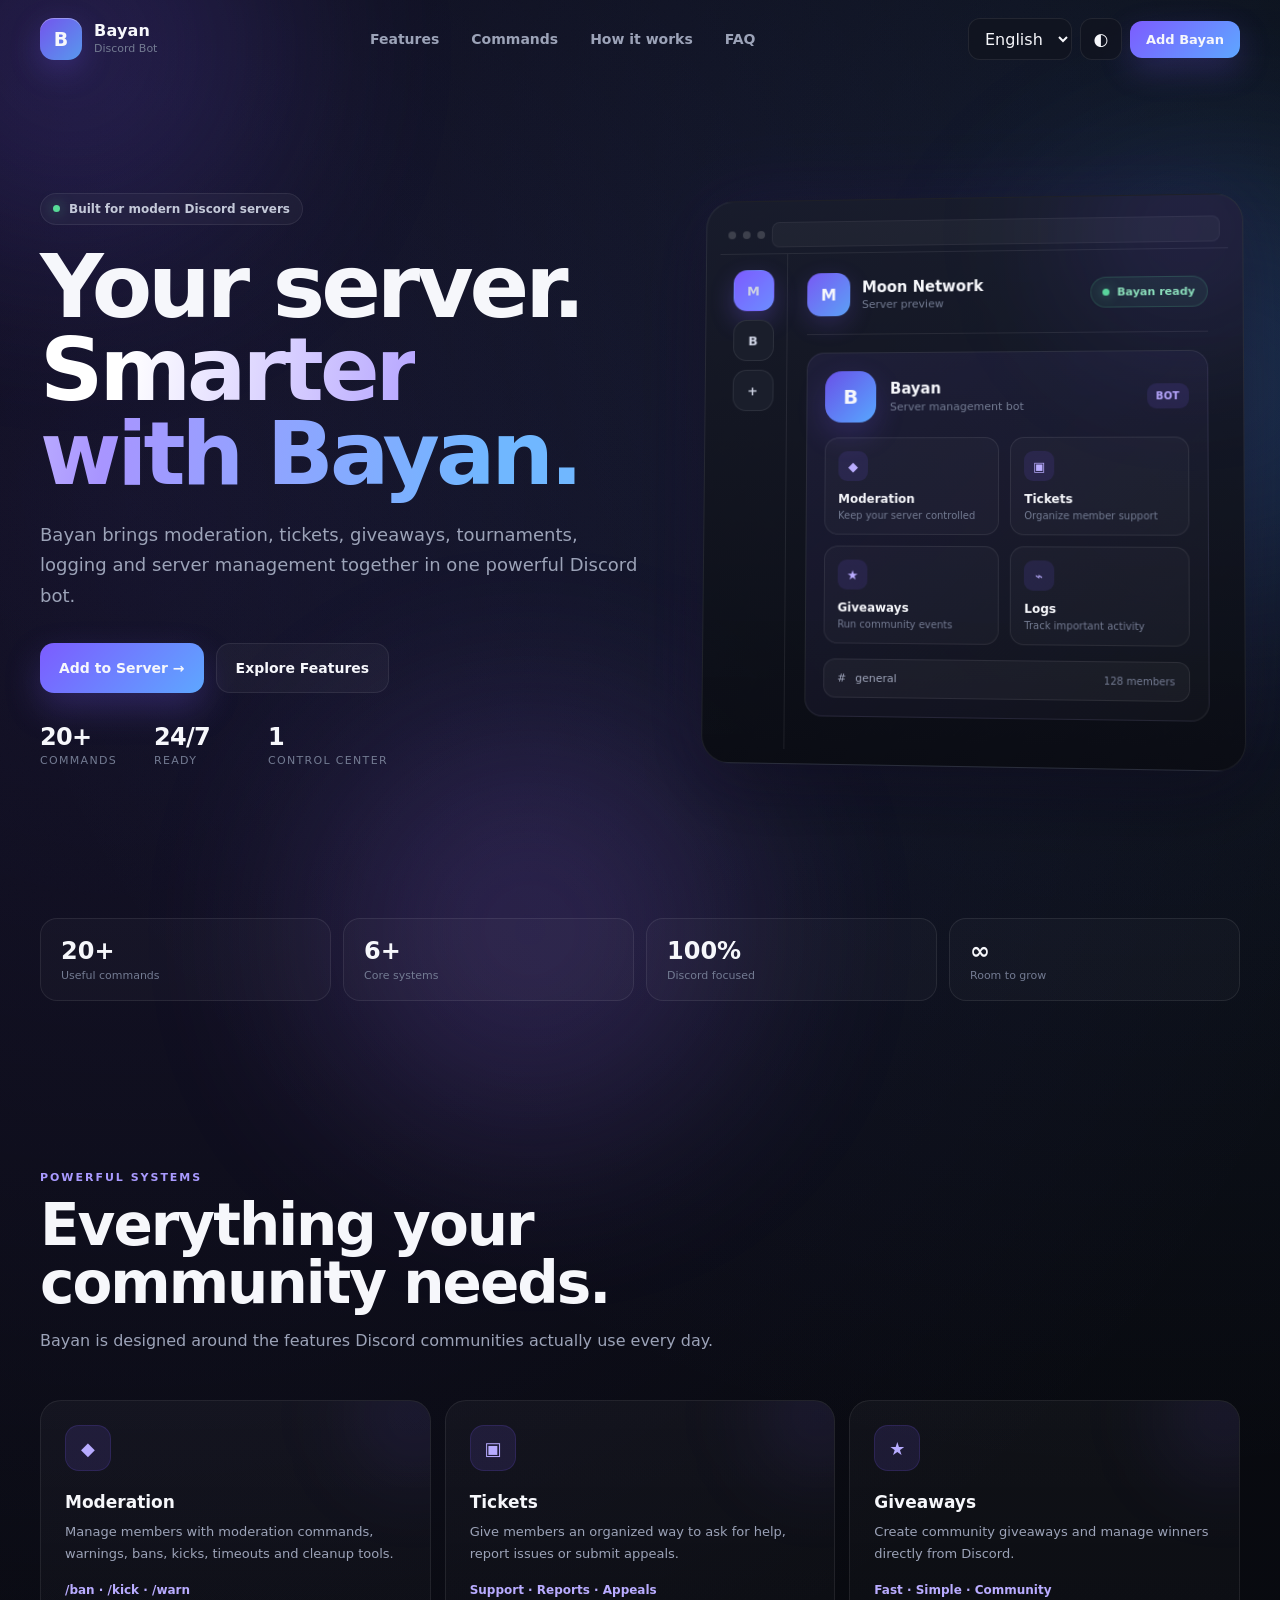
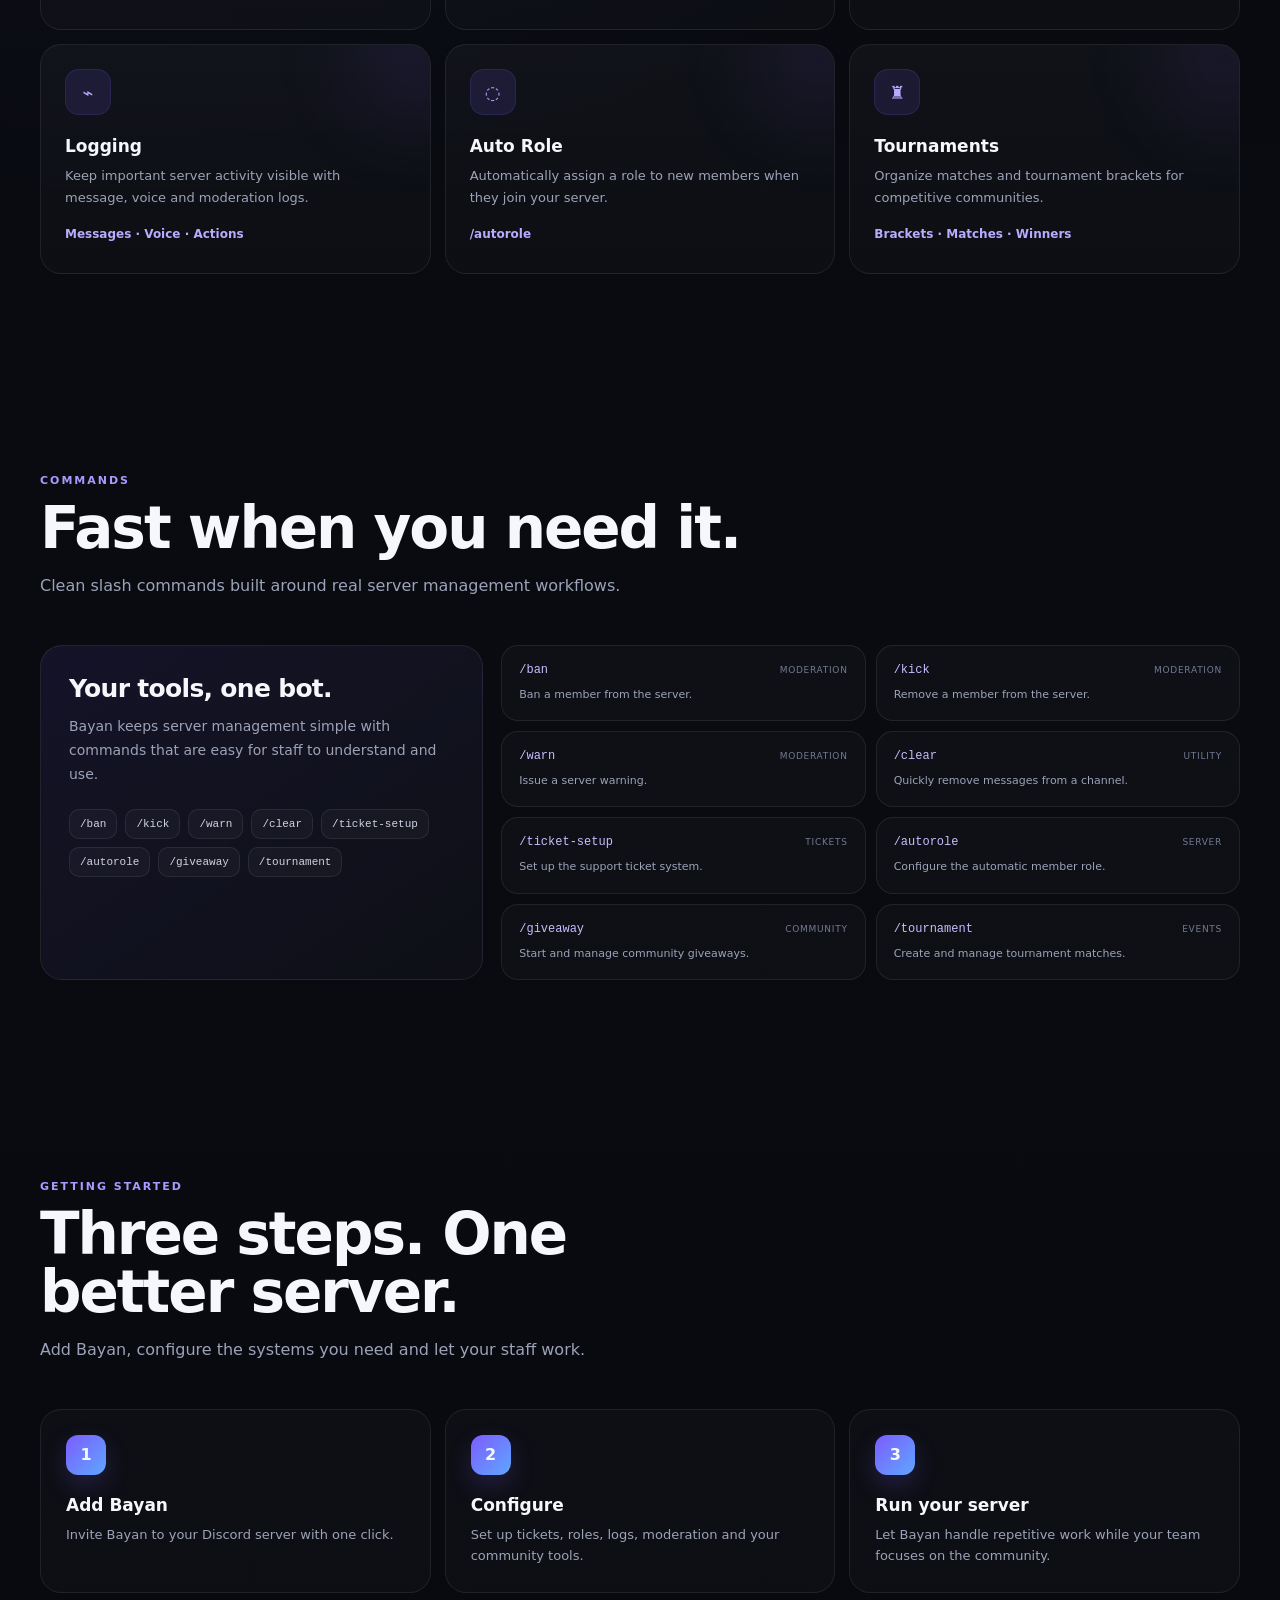
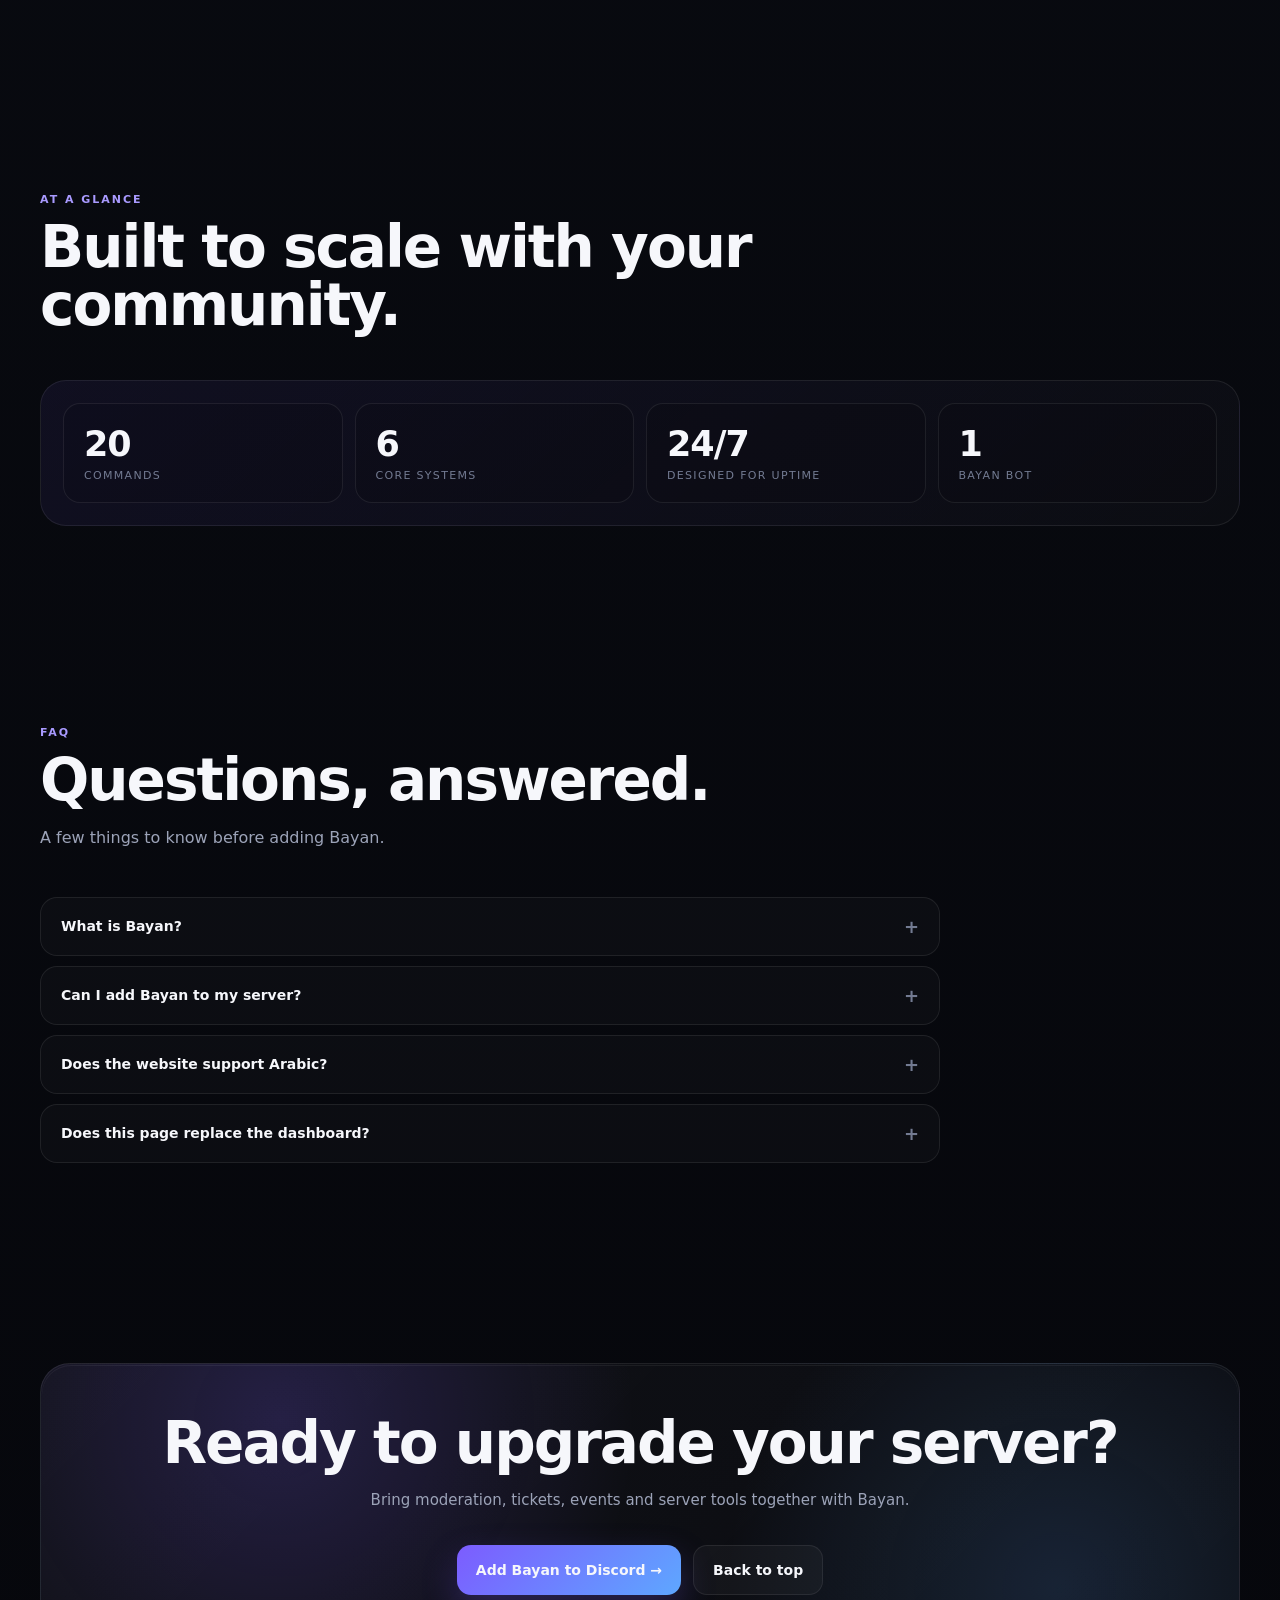
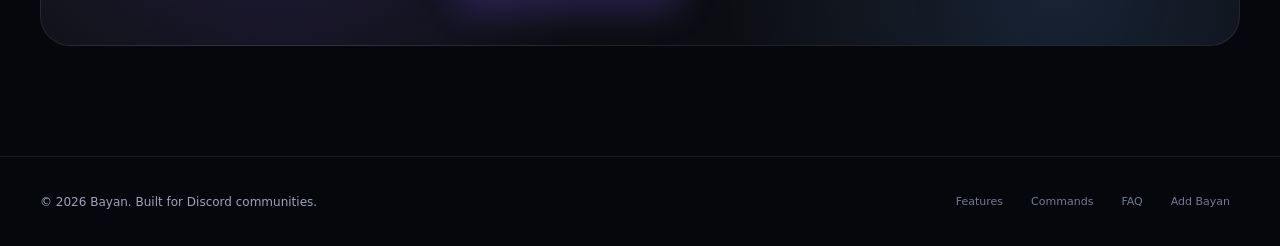
<file: index.html>
<!DOCTYPE html>
<html lang="en">
<head>
  <meta charset="UTF-8">
  <meta name="viewport" content="width=device-width, initial-scale=1.0">

  <title>Bayan — Powerful Discord Bot</title>
  <meta
    name="description"
    content="Bayan is a powerful Discord bot for moderation, tickets, giveaways, tournaments, logging and server management."
  >

  <style>
    :root {
      --bg: #07080d;
      --bg-2: #0b0d14;
      --panel: rgba(17, 20, 31, 0.72);
      --panel-solid: #11141f;
      --panel-2: rgba(25, 29, 43, 0.72);
      --border: rgba(255, 255, 255, 0.08);
      --border-strong: rgba(255, 255, 255, 0.14);
      --text: #f6f7fb;
      --muted: #9ca3b8;
      --soft: #737b92;
      --accent: #7c5cff;
      --accent-2: #5ea7ff;
      --accent-3: #9d7cff;
      --success: #57db97;
      --danger: #ff5f73;
      --shadow: 0 24px 80px rgba(0,0,0,.4);
      --radius-xl: 28px;
      --radius-lg: 20px;
      --radius-md: 16px;
      --container: 1200px;
      --transition: 220ms ease;
    }

    * {
      box-sizing: border-box;
      margin: 0;
      padding: 0;
    }

    html {
      scroll-behavior: smooth;
    }

    body {
      min-height: 100vh;
      background:
        radial-gradient(circle at 10% 10%, rgba(124,92,255,.12), transparent 28%),
        radial-gradient(circle at 90% 5%, rgba(94,167,255,.10), transparent 25%),
        linear-gradient(180deg, #07080d 0%, #090b11 45%, #06070c 100%);
      color: var(--text);
      font-family:
        Inter,
        ui-sans-serif,
        system-ui,
        -apple-system,
        BlinkMacSystemFont,
        "Segoe UI",
        sans-serif;
      overflow-x: hidden;
    }

    body.light {
      --bg: #eef1f8;
      --bg-2: #f5f6fb;
      --panel: rgba(255,255,255,.72);
      --panel-solid: #ffffff;
      --panel-2: rgba(255,255,255,.78);
      --border: rgba(20,25,40,.10);
      --border-strong: rgba(20,25,40,.16);
      --text: #111522;
      --muted: #62697b;
      --soft: #7c8498;
      background:
        radial-gradient(circle at 10% 10%, rgba(124,92,255,.12), transparent 25%),
        radial-gradient(circle at 90% 5%, rgba(94,167,255,.10), transparent 25%),
        linear-gradient(180deg, #eef1f8 0%, #f7f8fc 100%);
    }

    a {
      color: inherit;
      text-decoration: none;
    }

    button,
    select {
      font: inherit;
    }

    button {
      border: 0;
      cursor: pointer;
    }

    .container {
      width: min(var(--container), calc(100% - 40px));
      margin: 0 auto;
    }

    .noise {
      position: fixed;
      inset: 0;
      pointer-events: none;
      opacity: .025;
      z-index: 0;
      background-image:
        url("data:image/svg+xml,%3Csvg xmlns='http://www.w3.org/2000/svg' width='180' height='180' viewBox='0 0 180 180'%3E%3Cfilter id='n'%3E%3CfeTurbulence type='fractalNoise' baseFrequency='.85' numOctaves='3' stitchTiles='stitch'/%3E%3C/filter%3E%3Crect width='100%25' height='100%25' filter='url(%23n)' opacity='.35'/%3E%3C/svg%3E");
    }

    .orb {
      position: fixed;
      width: 420px;
      height: 420px;
      border-radius: 50%;
      filter: blur(100px);
      pointer-events: none;
      opacity: .18;
      z-index: 0;
      animation: floatOrb 12s ease-in-out infinite;
    }

    .orb.one {
      background: #7c5cff;
      top: -160px;
      left: -140px;
    }

    .orb.two {
      background: #4f9dff;
      right: -160px;
      top: 20%;
      animation-delay: -5s;
    }

    .orb.three {
      background: #9f6eff;
      left: 25%;
      bottom: -240px;
      animation-delay: -8s;
    }

    @keyframes floatOrb {
      0%, 100% {
        transform: translate3d(0, 0, 0) scale(1);
      }
      50% {
        transform: translate3d(20px, -35px, 0) scale(1.08);
      }
    }

    /* =========================
       NAVBAR
    ========================= */

    .navbar {
      position: fixed;
      left: 0;
      right: 0;
      top: 0;
      z-index: 100;
      padding: 18px 0;
      transition: var(--transition);
    }

    .navbar.scrolled {
      padding: 10px 0;
      background: rgba(7,8,13,.72);
      backdrop-filter: blur(18px);
      -webkit-backdrop-filter: blur(18px);
      border-bottom: 1px solid var(--border);
    }

    body.light .navbar.scrolled {
      background: rgba(245,247,252,.72);
    }

    .nav-inner {
      display: flex;
      align-items: center;
      justify-content: space-between;
      gap: 18px;
    }

    .brand {
      display: inline-flex;
      align-items: center;
      gap: 12px;
      min-width: 0;
    }

    .brand-icon {
      width: 42px;
      height: 42px;
      border-radius: 14px;
      display: grid;
      place-items: center;
      background:
        linear-gradient(135deg, rgba(124,92,255,.9), rgba(94,167,255,.9));
      box-shadow:
        0 10px 30px rgba(124,92,255,.25),
        inset 0 1px 0 rgba(255,255,255,.3);
      font-weight: 900;
      font-size: 19px;
    }

    .brand-text {
      display: flex;
      flex-direction: column;
      line-height: 1.05;
    }

    .brand-text strong {
      font-size: 16px;
      letter-spacing: .2px;
    }

    .brand-text span {
      color: var(--soft);
      font-size: 11px;
      margin-top: 3px;
    }

    .nav-links {
      display: flex;
      align-items: center;
      gap: 6px;
    }

    .nav-link {
      padding: 10px 13px;
      border-radius: 12px;
      color: var(--muted);
      transition: var(--transition);
      font-size: 14px;
      font-weight: 600;
    }

    .nav-link:hover {
      color: var(--text);
      background: rgba(255,255,255,.05);
    }

    .nav-actions {
      display: flex;
      align-items: center;
      gap: 8px;
    }

    .language-select,
    .icon-button {
      height: 42px;
      border: 1px solid var(--border);
      background: var(--panel);
      backdrop-filter: blur(14px);
      color: var(--text);
      border-radius: 12px;
      transition: var(--transition);
    }

    .language-select {
      padding: 0 12px;
      outline: none;
    }

    .icon-button {
      width: 42px;
      display: grid;
      place-items: center;
      font-size: 17px;
    }

    .language-select:hover,
    .icon-button:hover {
      transform: translateY(-1px);
      border-color: var(--border-strong);
      background: var(--panel-2);
    }

    .nav-cta {
      padding: 11px 16px;
      border-radius: 12px;
      background: linear-gradient(135deg, var(--accent), var(--accent-2));
      font-size: 13px;
      font-weight: 800;
      box-shadow: 0 12px 32px rgba(124,92,255,.22);
      transition: var(--transition);
    }

    .nav-cta:hover {
      transform: translateY(-2px);
      box-shadow: 0 16px 38px rgba(124,92,255,.32);
    }

    .mobile-menu {
      display: none;
    }

    /* =========================
       HERO
    ========================= */

    .hero {
      position: relative;
      z-index: 1;
      min-height: 100vh;
      display: flex;
      align-items: center;
      padding: 140px 0 80px;
      overflow: hidden;
    }

    .hero-grid {
      display: grid;
      grid-template-columns: 1.05fr .95fr;
      gap: 60px;
      align-items: center;
    }

    .eyebrow {
      width: fit-content;
      display: inline-flex;
      align-items: center;
      gap: 9px;
      padding: 8px 12px;
      border-radius: 999px;
      border: 1px solid var(--border);
      background: rgba(255,255,255,.035);
      color: #c4c9d9;
      font-size: 12px;
      font-weight: 800;
      margin-bottom: 20px;
      backdrop-filter: blur(10px);
    }

    .eyebrow-dot {
      width: 7px;
      height: 7px;
      border-radius: 50%;
      background: var(--success);
      box-shadow: 0 0 14px rgba(87,219,151,.6);
    }

    .hero-title {
      font-size: clamp(48px, 7vw, 88px);
      line-height: .95;
      letter-spacing: -4px;
      max-width: 820px;
      font-weight: 900;
    }

    .hero-title .gradient {
      background:
        linear-gradient(
          100deg,
          #fff 10%,
          #a895ff 48%,
          #70b7ff 90%
        );
      -webkit-background-clip: text;
      background-clip: text;
      color: transparent;
    }

    .hero-subtitle {
      max-width: 670px;
      margin-top: 24px;
      font-size: 18px;
      line-height: 1.7;
      color: var(--muted);
    }

    .hero-buttons {
      display: flex;
      flex-wrap: wrap;
      gap: 12px;
      margin-top: 32px;
    }

    .button {
      display: inline-flex;
      align-items: center;
      justify-content: center;
      gap: 9px;
      min-height: 50px;
      padding: 0 19px;
      border-radius: 14px;
      font-size: 14px;
      font-weight: 800;
      transition: var(--transition);
    }

    .button.primary {
      background: linear-gradient(135deg, var(--accent), var(--accent-2));
      box-shadow: 0 15px 35px rgba(124,92,255,.25);
    }

    .button.primary:hover {
      transform: translateY(-3px);
      box-shadow: 0 22px 44px rgba(124,92,255,.34);
    }

    .button.secondary {
      border: 1px solid var(--border);
      background: rgba(255,255,255,.035);
      color: var(--text);
    }

    .button.secondary:hover {
      transform: translateY(-3px);
      border-color: var(--border-strong);
      background: rgba(255,255,255,.06);
    }

    .hero-mini-stats {
      display: flex;
      gap: 24px;
      flex-wrap: wrap;
      margin-top: 30px;
    }

    .mini-stat {
      min-width: 90px;
    }

    .mini-stat strong {
      display: block;
      font-size: 24px;
      letter-spacing: -.7px;
    }

    .mini-stat span {
      display: block;
      color: var(--soft);
      font-size: 11px;
      margin-top: 3px;
      text-transform: uppercase;
      letter-spacing: .12em;
    }

    /* =========================
       SERVER PREVIEW
    ========================= */

    .hero-visual {
      position: relative;
    }

    .server-window {
      position: relative;
      border: 1px solid var(--border);
      border-radius: 28px;
      padding: 14px;
      background:
        linear-gradient(
          180deg,
          rgba(24,28,43,.92),
          rgba(10,12,19,.96)
        );
      box-shadow:
        var(--shadow),
        0 0 80px rgba(124,92,255,.10);
      overflow: hidden;
      transform: perspective(1200px) rotateY(-4deg) rotateX(2deg);
      transition: 500ms ease;
    }

    .server-window:hover {
      transform: perspective(1200px) rotateY(0deg) rotateX(0deg) translateY(-4px);
    }

    .window-glow {
      position: absolute;
      width: 230px;
      height: 230px;
      border-radius: 50%;
      background: rgba(124,92,255,.12);
      filter: blur(70px);
      top: -80px;
      right: -60px;
      pointer-events: none;
    }

    .window-top {
      height: 40px;
      display: flex;
      align-items: center;
      gap: 7px;
      padding: 0 8px;
      border-bottom: 1px solid var(--border);
    }

    .window-dot {
      width: 8px;
      height: 8px;
      border-radius: 50%;
      background: rgba(255,255,255,.16);
    }

    .window-address {
      flex: 1;
      height: 26px;
      border-radius: 8px;
      background: rgba(255,255,255,.035);
      border: 1px solid rgba(255,255,255,.05);
    }

    .server-content {
      display: grid;
      grid-template-columns: 70px 1fr;
      min-height: 500px;
    }

    .server-sidebar {
      padding: 16px 10px;
      border-right: 1px solid var(--border);
      display: flex;
      flex-direction: column;
      gap: 9px;
      align-items: center;
    }

    .server-circle {
      width: 42px;
      height: 42px;
      border-radius: 14px;
      display: grid;
      place-items: center;
      background: #1a1e2b;
      border: 1px solid var(--border);
      color: #cdd2e2;
      font-size: 13px;
      font-weight: 800;
      transition: var(--transition);
    }

    .server-circle.active {
      background: linear-gradient(135deg, var(--accent), #6c8cff);
      border-color: transparent;
      box-shadow: 0 10px 25px rgba(124,92,255,.28);
    }

    .server-main {
      padding: 20px;
    }

    .server-header {
      display: flex;
      align-items: center;
      justify-content: space-between;
      gap: 15px;
      padding-bottom: 18px;
      border-bottom: 1px solid var(--border);
    }

    .server-name {
      display: flex;
      align-items: center;
      gap: 12px;
    }

    .server-logo {
      width: 44px;
      height: 44px;
      border-radius: 14px;
      display: grid;
      place-items: center;
      font-weight: 900;
      background:
        linear-gradient(135deg, rgba(124,92,255,.95), rgba(94,167,255,.95));
      box-shadow: 0 8px 24px rgba(124,92,255,.20);
    }

    .server-name strong {
      display: block;
      font-size: 15px;
    }

    .server-name span {
      display: block;
      color: var(--soft);
      font-size: 11px;
      margin-top: 2px;
    }

    .server-status {
      display: inline-flex;
      align-items: center;
      gap: 7px;
      padding: 8px 11px;
      border: 1px solid rgba(87,219,151,.18);
      background: rgba(87,219,151,.07);
      color: #8ce8b6;
      border-radius: 999px;
      font-size: 11px;
      font-weight: 800;
    }

    .server-status-dot {
      width: 7px;
      height: 7px;
      border-radius: 50%;
      background: var(--success);
      box-shadow: 0 0 12px rgba(87,219,151,.5);
    }

    .server-card {
      margin-top: 18px;
      padding: 18px;
      border-radius: 18px;
      border: 1px solid var(--border);
      background:
        linear-gradient(
          135deg,
          rgba(124,92,255,.09),
          rgba(255,255,255,.025)
        );
    }

    .bot-row {
      display: flex;
      align-items: center;
      gap: 14px;
    }

    .bot-avatar {
      width: 52px;
      height: 52px;
      border-radius: 17px;
      display: grid;
      place-items: center;
      font-size: 20px;
      font-weight: 900;
      background: linear-gradient(135deg, #6951e8, #57a7ff);
      box-shadow: 0 12px 30px rgba(124,92,255,.20);
    }

    .bot-info strong {
      display: block;
      font-size: 15px;
    }

    .bot-info span {
      display: block;
      font-size: 11px;
      color: var(--soft);
      margin-top: 3px;
    }

    .bot-badge {
      margin-left: auto;
      padding: 7px 9px;
      border-radius: 9px;
      background: rgba(124,92,255,.12);
      color: #b9a9ff;
      font-size: 10px;
      font-weight: 800;
    }

    .preview-grid {
      display: grid;
      grid-template-columns: repeat(2, minmax(0,1fr));
      gap: 11px;
      margin-top: 15px;
    }

    .preview-card {
      min-height: 95px;
      padding: 13px;
      border-radius: 14px;
      border: 1px solid var(--border);
      background: rgba(255,255,255,.025);
    }

    .preview-card .preview-icon {
      width: 30px;
      height: 30px;
      display: grid;
      place-items: center;
      border-radius: 9px;
      margin-bottom: 11px;
      background: rgba(124,92,255,.12);
      color: #baadff;
      font-size: 13px;
    }

    .preview-card strong {
      display: block;
      font-size: 12px;
    }

    .preview-card span {
      display: block;
      color: var(--soft);
      margin-top: 4px;
      font-size: 10px;
    }

    .preview-channel {
      display: flex;
      align-items: center;
      justify-content: space-between;
      margin-top: 15px;
      padding: 12px 13px;
      border-radius: 12px;
      background: rgba(255,255,255,.035);
      border: 1px solid var(--border);
    }

    .preview-channel-left {
      display: flex;
      align-items: center;
      gap: 9px;
      font-size: 11px;
      color: var(--muted);
    }

    .preview-channel-right {
      color: var(--soft);
      font-size: 10px;
    }

    /* =========================
       TRUST STRIP
    ========================= */

    .trust-strip {
      position: relative;
      z-index: 1;
      padding: 18px 0 70px;
    }

    .trust-row {
      display: grid;
      grid-template-columns: repeat(4, minmax(0,1fr));
      gap: 12px;
    }

    .trust-item {
      padding: 18px 20px;
      border: 1px solid var(--border);
      border-radius: 17px;
      background: rgba(255,255,255,.025);
    }

    .trust-item strong {
      display: block;
      font-size: 24px;
    }

    .trust-item span {
      color: var(--soft);
      font-size: 11px;
      margin-top: 4px;
      display: block;
    }

    /* =========================
       SECTION
    ========================= */

    section {
      position: relative;
      z-index: 1;
      padding: 100px 0;
    }

    .section-heading {
      max-width: 730px;
      margin-bottom: 46px;
    }

    .section-label {
      color: #a99aff;
      font-size: 11px;
      text-transform: uppercase;
      letter-spacing: .18em;
      font-weight: 900;
      margin-bottom: 12px;
    }

    .section-title {
      font-size: clamp(34px, 5vw, 58px);
      letter-spacing: -2px;
      line-height: 1;
      font-weight: 900;
    }

    .section-subtitle {
      margin-top: 15px;
      color: var(--muted);
      line-height: 1.7;
      font-size: 16px;
    }

    /* =========================
       FEATURES
    ========================= */

    .features-grid {
      display: grid;
      grid-template-columns: repeat(3, minmax(0,1fr));
      gap: 14px;
    }

    .feature {
      position: relative;
      min-height: 230px;
      padding: 24px;
      border-radius: 21px;
      border: 1px solid var(--border);
      background:
        linear-gradient(
          180deg,
          rgba(255,255,255,.035),
          rgba(255,255,255,.018)
        );
      overflow: hidden;
      transition: var(--transition);
    }

    .feature::before {
      content: "";
      position: absolute;
      width: 130px;
      height: 130px;
      border-radius: 50%;
      background: rgba(124,92,255,.09);
      filter: blur(40px);
      right: -50px;
      top: -50px;
      transition: 300ms ease;
    }

    .feature:hover {
      transform: translateY(-5px);
      border-color: rgba(124,92,255,.25);
      background:
        linear-gradient(
          180deg,
          rgba(124,92,255,.07),
          rgba(255,255,255,.025)
        );
    }

    .feature:hover::before {
      transform: scale(1.35);
    }

    .feature-icon {
      width: 46px;
      height: 46px;
      display: grid;
      place-items: center;
      border-radius: 14px;
      background: rgba(124,92,255,.12);
      border: 1px solid rgba(124,92,255,.16);
      color: #b7abff;
      font-size: 18px;
      margin-bottom: 21px;
    }

    .feature h3 {
      font-size: 17px;
    }

    .feature p {
      margin-top: 9px;
      color: var(--muted);
      font-size: 13px;
      line-height: 1.65;
    }

    .feature-link {
      display: inline-flex;
      margin-top: 19px;
      color: #b9acff;
      font-size: 12px;
      font-weight: 800;
    }

    /* =========================
       COMMANDS
    ========================= */

    .commands-layout {
      display: grid;
      grid-template-columns: .75fr 1.25fr;
      gap: 18px;
    }

    .command-intro {
      padding: 28px;
      border-radius: 22px;
      border: 1px solid var(--border);
      background:
        linear-gradient(
          145deg,
          rgba(124,92,255,.10),
          rgba(255,255,255,.025)
        );
      min-height: 100%;
    }

    .command-intro h3 {
      font-size: 25px;
      letter-spacing: -.7px;
    }

    .command-intro p {
      color: var(--muted);
      margin-top: 12px;
      line-height: 1.7;
      font-size: 14px;
    }

    .command-chip-row {
      display: flex;
      flex-wrap: wrap;
      gap: 8px;
      margin-top: 22px;
    }

    .command-chip {
      padding: 8px 10px;
      border: 1px solid var(--border);
      border-radius: 10px;
      background: rgba(255,255,255,.03);
      color: #cfd4e3;
      font-family: ui-monospace, SFMono-Regular, Menlo, monospace;
      font-size: 11px;
    }

    .commands-list {
      display: grid;
      grid-template-columns: repeat(2, minmax(0,1fr));
      gap: 10px;
    }

    .command {
      padding: 17px;
      border-radius: 17px;
      border: 1px solid var(--border);
      background: rgba(255,255,255,.025);
      transition: var(--transition);
    }

    .command:hover {
      transform: translateY(-3px);
      border-color: rgba(124,92,255,.20);
    }

    .command-top {
      display: flex;
      align-items: center;
      justify-content: space-between;
      gap: 10px;
    }

    .command-name {
      font-family: ui-monospace, SFMono-Regular, Menlo, monospace;
      font-size: 12px;
      color: #c8bdff;
    }

    .command-tag {
      color: var(--soft);
      font-size: 9px;
      text-transform: uppercase;
      letter-spacing: .08em;
    }

    .command p {
      margin-top: 9px;
      color: var(--muted);
      font-size: 11px;
      line-height: 1.55;
    }

    /* =========================
       HOW IT WORKS
    ========================= */

    .steps {
      display: grid;
      grid-template-columns: repeat(3, minmax(0,1fr));
      gap: 14px;
    }

    .step {
      padding: 25px;
      border-radius: 21px;
      border: 1px solid var(--border);
      background: rgba(255,255,255,.025);
      position: relative;
    }

    .step-number {
      width: 40px;
      height: 40px;
      display: grid;
      place-items: center;
      border-radius: 12px;
      background: linear-gradient(135deg, var(--accent), var(--accent-2));
      font-weight: 900;
      margin-bottom: 20px;
      box-shadow: 0 10px 25px rgba(124,92,255,.20);
    }

    .step h3 {
      font-size: 17px;
    }

    .step p {
      margin-top: 9px;
      color: var(--muted);
      line-height: 1.65;
      font-size: 13px;
    }

    /* =========================
       STATS
    ========================= */

    .stats-panel {
      padding: 22px;
      border: 1px solid var(--border);
      border-radius: 26px;
      background:
        linear-gradient(
          140deg,
          rgba(124,92,255,.08),
          rgba(255,255,255,.02)
        );
    }

    .stats-grid {
      display: grid;
      grid-template-columns: repeat(4, minmax(0,1fr));
      gap: 12px;
    }

    .big-stat {
      padding: 20px;
      border: 1px solid var(--border);
      border-radius: 17px;
      background: rgba(0,0,0,.10);
    }

    .big-stat strong {
      font-size: 35px;
      letter-spacing: -1px;
    }

    .big-stat span {
      display: block;
      color: var(--soft);
      font-size: 11px;
      margin-top: 5px;
      text-transform: uppercase;
      letter-spacing: .12em;
    }

    /* =========================
       FAQ
    ========================= */

    .faq {
      display: grid;
      gap: 10px;
      max-width: 900px;
    }

    .faq-item {
      border: 1px solid var(--border);
      border-radius: 17px;
      background: rgba(255,255,255,.025);
      overflow: hidden;
    }

    .faq-question {
      width: 100%;
      display: flex;
      align-items: center;
      justify-content: space-between;
      gap: 15px;
      padding: 18px 20px;
      background: transparent;
      color: var(--text);
      text-align: left;
      font-size: 14px;
      font-weight: 800;
    }

    .faq-plus {
      color: var(--soft);
      font-size: 18px;
      transition: var(--transition);
    }

    .faq-answer {
      max-height: 0;
      overflow: hidden;
      transition: max-height 260ms ease;
    }

    .faq-answer-inner {
      padding: 0 20px 19px;
      color: var(--muted);
      font-size: 13px;
      line-height: 1.7;
    }

    .faq-item.open .faq-answer {
      max-height: 200px;
    }

    .faq-item.open .faq-plus {
      transform: rotate(45deg);
      color: #b7abff;
    }

    /* =========================
       FINAL CTA
    ========================= */

    .cta {
      padding-bottom: 110px;
    }

    .cta-box {
      position: relative;
      padding: 50px;
      border-radius: 30px;
      border: 1px solid var(--border);
      background:
        radial-gradient(circle at 20% 20%, rgba(124,92,255,.20), transparent 36%),
        radial-gradient(circle at 85% 80%, rgba(94,167,255,.15), transparent 32%),
        linear-gradient(135deg, rgba(255,255,255,.045), rgba(255,255,255,.02));
      overflow: hidden;
      text-align: center;
    }

    .cta-box::after {
      content: "";
      position: absolute;
      inset: 1px;
      border-radius: 29px;
      pointer-events: none;
      box-shadow: inset 0 1px 0 rgba(255,255,255,.06);
    }

    .cta-box h2 {
      position: relative;
      z-index: 1;
      font-size: clamp(35px, 5vw, 58px);
      letter-spacing: -2px;
      line-height: 1;
    }

    .cta-box p {
      position: relative;
      z-index: 1;
      margin: 16px auto 0;
      max-width: 620px;
      color: var(--muted);
      line-height: 1.7;
      font-size: 15px;
    }

    .cta-box .hero-buttons {
      position: relative;
      z-index: 1;
      justify-content: center;
    }

    /* =========================
       FOOTER
    ========================= */

    footer {
      position: relative;
      z-index: 1;
      border-top: 1px solid var(--border);
      padding: 30px 0;
    }

    .footer-row {
      display: flex;
      align-items: center;
      justify-content: space-between;
      gap: 20px;
    }

    .footer-brand {
      color: var(--muted);
      font-size: 12px;
    }

    .footer-links {
      display: flex;
      gap: 8px;
      flex-wrap: wrap;
    }

    .footer-link {
      padding: 8px 10px;
      border-radius: 9px;
      color: var(--soft);
      font-size: 11px;
    }

    .footer-link:hover {
      color: var(--text);
      background: rgba(255,255,255,.04);
    }

    /* =========================
       REVEAL
    ========================= */

    .reveal {
      opacity: 0;
      transform: translateY(24px);
      transition:
        opacity .7s ease,
        transform .7s ease;
    }

    .reveal.visible {
      opacity: 1;
      transform: translateY(0);
    }

    /* =========================
       RTL
    ========================= */

    body.rtl {
      direction: rtl;
    }

    body.rtl .hero-title,
    body.rtl .hero-subtitle,
    body.rtl .section-heading {
      text-align: right;
    }

    body.rtl .faq-question {
      text-align: right;
    }

    /* =========================
       RESPONSIVE
    ========================= */

    @media (max-width: 1000px) {
      .hero-grid,
      .commands-layout {
        grid-template-columns: 1fr;
      }

      .hero {
        padding-top: 120px;
      }

      .hero-visual {
        max-width: 760px;
        margin: 0 auto;
        width: 100%;
      }

      .features-grid {
        grid-template-columns: repeat(2, minmax(0,1fr));
      }

      .trust-row,
      .stats-grid {
        grid-template-columns: repeat(2, minmax(0,1fr));
      }

      .steps {
        grid-template-columns: 1fr;
      }
    }

    @media (max-width: 760px) {
      .container {
        width: min(100% - 24px, var(--container));
      }

      .nav-links,
      .nav-cta {
        display: none;
      }

      .mobile-menu {
        display: grid;
        width: 42px;
        height: 42px;
        border-radius: 12px;
        place-items: center;
        border: 1px solid var(--border);
        background: var(--panel);
        color: var(--text);
      }

      .nav-actions {
        margin-left: auto;
      }

      .language-select {
        display: none;
      }

      .hero-title {
        letter-spacing: -2.5px;
      }

      .hero-subtitle {
        font-size: 15px;
      }

      .hero-buttons {
        flex-direction: column;
      }

      .button {
        width: 100%;
      }

      .features-grid,
      .commands-list {
        grid-template-columns: 1fr;
      }

      .preview-grid {
        grid-template-columns: 1fr;
      }

      .trust-row,
      .stats-grid {
        grid-template-columns: 1fr 1fr;
      }

      .server-content {
        grid-template-columns: 57px 1fr;
      }

      .server-main {
        padding: 14px;
      }

      .server-status {
        display: none;
      }

      .cta-box {
        padding: 34px 22px;
      }

      .footer-row {
        flex-direction: column;
        align-items: flex-start;
      }

      .hero-mini-stats {
        justify-content: space-between;
      }
    }

    @media (max-width: 460px) {
      .trust-row,
      .stats-grid {
        grid-template-columns: 1fr;
      }

      .server-window {
        padding: 9px;
        border-radius: 20px;
      }

      .server-sidebar {
        padding: 11px 7px;
      }

      .server-circle {
        width: 37px;
        height: 37px;
        border-radius: 11px;
      }

      .server-name strong {
        font-size: 13px;
      }

      .server-name span {
        font-size: 9px;
      }
    }
  </style>
</head>

<body>

  <div class="noise"></div>
  <div class="orb one"></div>
  <div class="orb two"></div>
  <div class="orb three"></div>

  <!-- NAVBAR -->
  <header class="navbar" id="navbar">
    <div class="container nav-inner">

      <a href="#home" class="brand">
        <div class="brand-icon">B</div>
        <div class="brand-text">
          <strong>Bayan</strong>
          <span data-i18n="brandSub">Discord Bot</span>
        </div>
      </a>

      <nav class="nav-links">
        <a href="#features" class="nav-link" data-i18n="navFeatures">Features</a>
        <a href="#commands" class="nav-link" data-i18n="navCommands">Commands</a>
        <a href="#how" class="nav-link" data-i18n="navHow">How it works</a>
        <a href="#faq" class="nav-link" data-i18n="navFaq">FAQ</a>
      </nav>

      <div class="nav-actions">

        <select id="languageSelect" class="language-select" aria-label="Language">
          <option value="en">English</option>
          <option value="ar">العربية</option>
        </select>

        <button
          class="icon-button"
          id="themeButton"
          aria-label="Toggle theme"
          title="Toggle theme"
        >
          ◐
        </button>

        <a
          class="nav-cta"
          href="https://discord.com/oauth2/authorize?client_id=1548309026280964106&scope=bot%20applications.commands&permissions=8"
          target="_blank"
          rel="noopener noreferrer"
          data-i18n="addBayan"
        >
          Add Bayan
        </a>

        <button
          class="mobile-menu"
          id="mobileMenu"
          aria-label="Open menu"
        >
          ☰
        </button>
      </div>
    </div>
  </header>

  <!-- HERO -->
  <main id="home">

    <section class="hero">
      <div class="container hero-grid">

        <div class="reveal">

          <div class="eyebrow">
            <span class="eyebrow-dot"></span>
            <span data-i18n="eyebrow">Built for modern Discord servers</span>
          </div>

          <h1 class="hero-title">
            <span data-i18n="heroTitle1">Your server.</span><br>
            <span class="gradient" data-i18n="heroTitle2">Smarter with Bayan.</span>
          </h1>

          <p class="hero-subtitle" data-i18n="heroSubtitle">
            Bayan brings moderation, tickets, giveaways, tournaments,
            logging and server management together in one powerful Discord bot.
          </p>

          <div class="hero-buttons">

            <a
              class="button primary"
              href="https://discord.com/oauth2/authorize?client_id=1548309026280964106&scope=bot%20applications.commands&permissions=8"
              target="_blank"
              rel="noopener noreferrer"
              data-i18n="addServer"
            >
              Add to Server →
            </a>

            <a
              class="button secondary"
              href="#features"
              data-i18n="explore"
            >
              Explore Features
            </a>

          </div>

          <div class="hero-mini-stats">

            <div class="mini-stat">
              <strong>20+</strong>
              <span data-i18n="statCommands">Commands</span>
            </div>

            <div class="mini-stat">
              <strong>24/7</strong>
              <span data-i18n="statReady">Ready</span>
            </div>

            <div class="mini-stat">
              <strong>1</strong>
              <span data-i18n="statControl">Control Center</span>
            </div>

          </div>

        </div>

        <!-- SERVER UI -->
        <div class="hero-visual reveal">

          <div class="server-window">

            <div class="window-glow"></div>

            <div class="window-top">
              <span class="window-dot"></span>
              <span class="window-dot"></span>
              <span class="window-dot"></span>
              <div class="window-address"></div>
            </div>

            <div class="server-content">

              <aside class="server-sidebar">

                <div class="server-circle active">M</div>
                <div class="server-circle">B</div>
                <div class="server-circle">+</div>

              </aside>

              <div class="server-main">

                <div class="server-header">

                  <div class="server-name">
                    <div class="server-logo">M</div>

                    <div>
                      <strong>Moon Network</strong>
                      <span data-i18n="serverPreview">Server preview</span>
                    </div>
                  </div>

                  <div class="server-status">
                    <span class="server-status-dot"></span>
                    <span data-i18n="botOnline">Bayan ready</span>
                  </div>

                </div>

                <div class="server-card">

                  <div class="bot-row">

                    <div class="bot-avatar">B</div>

                    <div class="bot-info">
                      <strong>Bayan</strong>
                      <span data-i18n="botDescription">
                        Server management bot
                      </span>
                    </div>

                    <div class="bot-badge" data-i18n="verified">
                      BOT
                    </div>

                  </div>

                  <div class="preview-grid">

                    <div class="preview-card">
                      <div class="preview-icon">◆</div>
                      <strong data-i18n="modCard">Moderation</strong>
                      <span data-i18n="modCardText">Keep your server controlled</span>
                    </div>

                    <div class="preview-card">
                      <div class="preview-icon">▣</div>
                      <strong data-i18n="ticketCard">Tickets</strong>
                      <span data-i18n="ticketCardText">Organize member support</span>
                    </div>

                    <div class="preview-card">
                      <div class="preview-icon">★</div>
                      <strong data-i18n="giveawayCard">Giveaways</strong>
                      <span data-i18n="giveawayCardText">Run community events</span>
                    </div>

                    <div class="preview-card">
                      <div class="preview-icon">⌁</div>
                      <strong data-i18n="logsCard">Logs</strong>
                      <span data-i18n="logsCardText">Track important activity</span>
                    </div>

                  </div>

                  <div class="preview-channel">
                    <div class="preview-channel-left">
                      <span>#</span>
                      <span data-i18n="channelName">general</span>
                    </div>

                    <div class="preview-channel-right">
                      <span data-i18n="channelPeople">128 members</span>
                    </div>
                  </div>

                </div>

              </div>
            </div>

          </div>
        </div>

      </div>
    </section>

    <!-- TRUST -->
    <section class="trust-strip">
      <div class="container">

        <div class="trust-row">

          <div class="trust-item reveal">
            <strong>20+</strong>
            <span data-i18n="trust1">Useful commands</span>
          </div>

          <div class="trust-item reveal">
            <strong>6+</strong>
            <span data-i18n="trust2">Core systems</span>
          </div>

          <div class="trust-item reveal">
            <strong>100%</strong>
            <span data-i18n="trust3">Discord focused</span>
          </div>

          <div class="trust-item reveal">
            <strong>∞</strong>
            <span data-i18n="trust4">Room to grow</span>
          </div>

        </div>
      </div>
    </section>

    <!-- FEATURES -->
    <section id="features">

      <div class="container">

        <div class="section-heading reveal">
          <div class="section-label" data-i18n="featuresLabel">Powerful systems</div>

          <h2 class="section-title" data-i18n="featuresTitle">
            Everything your community needs.
          </h2>

          <p class="section-subtitle" data-i18n="featuresSubtitle">
            Bayan is designed around the features Discord communities
            actually use every day.
          </p>
        </div>

        <div class="features-grid">

          <article class="feature reveal">
            <div class="feature-icon">◆</div>
            <h3 data-i18n="feature1Title">Moderation</h3>
            <p data-i18n="feature1Text">
              Manage members with moderation commands,
              warnings, bans, kicks, timeouts and cleanup tools.
            </p>
            <span class="feature-link">/ban · /kick · /warn</span>
          </article>

          <article class="feature reveal">
            <div class="feature-icon">▣</div>
            <h3 data-i18n="feature2Title">Tickets</h3>
            <p data-i18n="feature2Text">
              Give members an organized way to ask for help,
              report issues or submit appeals.
            </p>
            <span class="feature-link">Support · Reports · Appeals</span>
          </article>

          <article class="feature reveal">
            <div class="feature-icon">★</div>
            <h3 data-i18n="feature3Title">Giveaways</h3>
            <p data-i18n="feature3Text">
              Create community giveaways and manage winners
              directly from Discord.
            </p>
            <span class="feature-link">Fast · Simple · Community</span>
          </article>

          <article class="feature reveal">
            <div class="feature-icon">⌁</div>
            <h3 data-i18n="feature4Title">Logging</h3>
            <p data-i18n="feature4Text">
              Keep important server activity visible with
              message, voice and moderation logs.
            </p>
            <span class="feature-link">Messages · Voice · Actions</span>
          </article>

          <article class="feature reveal">
            <div class="feature-icon">◌</div>
            <h3 data-i18n="feature5Title">Auto Role</h3>
            <p data-i18n="feature5Text">
              Automatically assign a role to new members
              when they join your server.
            </p>
            <span class="feature-link">/autorole</span>
          </article>

          <article class="feature reveal">
            <div class="feature-icon">♜</div>
            <h3 data-i18n="feature6Title">Tournaments</h3>
            <p data-i18n="feature6Text">
              Organize matches and tournament brackets
              for competitive communities.
            </p>
            <span class="feature-link">Brackets · Matches · Winners</span>
          </article>

        </div>

      </div>
    </section>

    <!-- COMMANDS -->
    <section id="commands">

      <div class="container">

        <div class="section-heading reveal">
          <div class="section-label" data-i18n="commandsLabel">Commands</div>

          <h2 class="section-title" data-i18n="commandsTitle">
            Fast when you need it.
          </h2>

          <p class="section-subtitle" data-i18n="commandsSubtitle">
            Clean slash commands built around real server management workflows.
          </p>
        </div>

        <div class="commands-layout">

          <div class="command-intro reveal">

            <h3 data-i18n="commandIntroTitle">
              Your tools, one bot.
            </h3>

            <p data-i18n="commandIntroText">
              Bayan keeps server management simple with commands that are
              easy for staff to understand and use.
            </p>

            <div class="command-chip-row">
              <span class="command-chip">/ban</span>
              <span class="command-chip">/kick</span>
              <span class="command-chip">/warn</span>
              <span class="command-chip">/clear</span>
              <span class="command-chip">/ticket-setup</span>
              <span class="command-chip">/autorole</span>
              <span class="command-chip">/giveaway</span>
              <span class="command-chip">/tournament</span>
            </div>

          </div>

          <div class="commands-list">

            <article class="command reveal">
              <div class="command-top">
                <span class="command-name">/ban</span>
                <span class="command-tag">Moderation</span>
              </div>
              <p data-i18n="cmdBan">
                Ban a member from the server.
              </p>
            </article>

            <article class="command reveal">
              <div class="command-top">
                <span class="command-name">/kick</span>
                <span class="command-tag">Moderation</span>
              </div>
              <p data-i18n="cmdKick">
                Remove a member from the server.
              </p>
            </article>

            <article class="command reveal">
              <div class="command-top">
                <span class="command-name">/warn</span>
                <span class="command-tag">Moderation</span>
              </div>
              <p data-i18n="cmdWarn">
                Issue a server warning.
              </p>
            </article>

            <article class="command reveal">
              <div class="command-top">
                <span class="command-name">/clear</span>
                <span class="command-tag">Utility</span>
              </div>
              <p data-i18n="cmdClear">
                Quickly remove messages from a channel.
              </p>
            </article>

            <article class="command reveal">
              <div class="command-top">
                <span class="command-name">/ticket-setup</span>
                <span class="command-tag">Tickets</span>
              </div>
              <p data-i18n="cmdTicket">
                Set up the support ticket system.
              </p>
            </article>

            <article class="command reveal">
              <div class="command-top">
                <span class="command-name">/autorole</span>
                <span class="command-tag">Server</span>
              </div>
              <p data-i18n="cmdRole">
                Configure the automatic member role.
              </p>
            </article>

            <article class="command reveal">
              <div class="command-top">
                <span class="command-name">/giveaway</span>
                <span class="command-tag">Community</span>
              </div>
              <p data-i18n="cmdGiveaway">
                Start and manage community giveaways.
              </p>
            </article>

            <article class="command reveal">
              <div class="command-top">
                <span class="command-name">/tournament</span>
                <span class="command-tag">Events</span>
              </div>
              <p data-i18n="cmdTournament">
                Create and manage tournament matches.
              </p>
            </article>

          </div>

        </div>

      </div>
    </section>

    <!-- HOW IT WORKS -->
    <section id="how">

      <div class="container">

        <div class="section-heading reveal">
          <div class="section-label" data-i18n="howLabel">Getting started</div>

          <h2 class="section-title" data-i18n="howTitle">
            Three steps. One better server.
          </h2>

          <p class="section-subtitle" data-i18n="howSubtitle">
            Add Bayan, configure the systems you need and let your staff work.
          </p>
        </div>

        <div class="steps">

          <article class="step reveal">
            <div class="step-number">1</div>
            <h3 data-i18n="step1Title">Add Bayan</h3>
            <p data-i18n="step1Text">
              Invite Bayan to your Discord server with one click.
            </p>
          </article>

          <article class="step reveal">
            <div class="step-number">2</div>
            <h3 data-i18n="step2Title">Configure</h3>
            <p data-i18n="step2Text">
              Set up tickets, roles, logs, moderation and your community tools.
            </p>
          </article>

          <article class="step reveal">
            <div class="step-number">3</div>
            <h3 data-i18n="step3Title">Run your server</h3>
            <p data-i18n="step3Text">
              Let Bayan handle repetitive work while your team focuses on the community.
            </p>
          </article>

        </div>

      </div>
    </section>

    <!-- STATS -->
    <section>

      <div class="container">

        <div class="section-heading reveal">
          <div class="section-label" data-i18n="statsLabel">At a glance</div>

          <h2 class="section-title" data-i18n="statsTitle">
            Built to scale with your community.
          </h2>
        </div>

        <div class="stats-panel reveal">

          <div class="stats-grid">

            <div class="big-stat">
              <strong class="counter" data-target="20">0</strong>
              <span data-i18n="statsCommands">Commands</span>
            </div>

            <div class="big-stat">
              <strong class="counter" data-target="6">0</strong>
              <span data-i18n="statsSystems">Core systems</span>
            </div>

            <div class="big-stat">
              <strong>24/7</strong>
              <span data-i18n="statsReady">Designed for uptime</span>
            </div>

            <div class="big-stat">
              <strong>1</strong>
              <span data-i18n="statsBot">Bayan bot</span>
            </div>

          </div>

        </div>

      </div>
    </section>

    <!-- FAQ -->
    <section id="faq">

      <div class="container">

        <div class="section-heading reveal">
          <div class="section-label" data-i18n="faqLabel">FAQ</div>

          <h2 class="section-title" data-i18n="faqTitle">
            Questions, answered.
          </h2>

          <p class="section-subtitle" data-i18n="faqSubtitle">
            A few things to know before adding Bayan.
          </p>
        </div>

        <div class="faq">

          <article class="faq-item reveal">

            <button class="faq-question">
              <span data-i18n="faq1Question">
                What is Bayan?
              </span>

              <span class="faq-plus">+</span>
            </button>

            <div class="faq-answer">
              <div class="faq-answer-inner" data-i18n="faq1Answer">
                Bayan is a Discord bot focused on moderation,
                server management, tickets and community systems.
              </div>
            </div>

          </article>

          <article class="faq-item reveal">

            <button class="faq-question">
              <span data-i18n="faq2Question">
                Can I add Bayan to my server?
              </span>

              <span class="faq-plus">+</span>
            </button>

            <div class="faq-answer">
              <div class="faq-answer-inner" data-i18n="faq2Answer">
                Yes. Use the Add Bayan button to open Discord's authorization page.
              </div>
            </div>

          </article>

          <article class="faq-item reveal">

            <button class="faq-question">
              <span data-i18n="faq3Question">
                Does the website support Arabic?
              </span>

              <span class="faq-plus">+</span>
            </button>

            <div class="faq-answer">
              <div class="faq-answer-inner" data-i18n="faq3Answer">
                Yes. Switch between English and Arabic from the language selector.
              </div>
            </div>

          </article>

          <article class="faq-item reveal">

            <button class="faq-question">
              <span data-i18n="faq4Question">
                Does this page replace the dashboard?
              </span>

              <span class="faq-plus">+</span>
            </button>

            <div class="faq-answer">
              <div class="faq-answer-inner" data-i18n="faq4Answer">
                No. This is the public Bayan website. Your dashboard remains separate.
              </div>
            </div>

          </article>

        </div>

      </div>
    </section>

    <!-- CTA -->
    <section class="cta">

      <div class="container">

        <div class="cta-box reveal">

          <h2 data-i18n="ctaTitle">
            Ready to upgrade your server?
          </h2>

          <p data-i18n="ctaSubtitle">
            Bring moderation, tickets, events and server tools together with Bayan.
          </p>

          <div class="hero-buttons">

            <a
              class="button primary"
              href="https://discord.com/oauth2/authorize?client_id=1548309026280964106&scope=bot%20applications.commands&permissions=8"
              target="_blank"
              rel="noopener noreferrer"
              data-i18n="ctaButton"
            >
              Add Bayan to Discord →
            </a>

            <a
              class="button secondary"
              href="#home"
              data-i18n="backTop"
            >
              Back to top
            </a>

          </div>

        </div>

      </div>
    </section>

  </main>

  <!-- FOOTER -->
  <footer>

    <div class="container footer-row">

      <div class="footer-brand">
        © <span id="year"></span> Bayan. <span data-i18n="footerText">Built for Discord communities.</span>
      </div>

      <div class="footer-links">

        <a href="#features" class="footer-link" data-i18n="footerFeatures">Features</a>
        <a href="#commands" class="footer-link" data-i18n="footerCommands">Commands</a>
        <a href="#faq" class="footer-link" data-i18n="footerFaq">FAQ</a>

        <a
          href="https://discord.com/oauth2/authorize?client_id=1548309026280964106&scope=bot%20applications.commands&permissions=8"
          target="_blank"
          rel="noopener noreferrer"
          class="footer-link"
          data-i18n="footerAdd"
        >
          Add Bayan
        </a>

      </div>

    </div>

  </footer>

  <script>
    const translations = {
      en: {
        brandSub: "Discord Bot",
        navFeatures: "Features",
        navCommands: "Commands",
        navHow: "How it works",
        navFaq: "FAQ",
        addBayan: "Add Bayan",

        eyebrow: "Built for modern Discord servers",
        heroTitle1: "Your server.",
        heroTitle2: "Smarter with Bayan.",
        heroSubtitle:
          "Bayan brings moderation, tickets, giveaways, tournaments, logging and server management together in one powerful Discord bot.",
        addServer: "Add to Server →",
        explore: "Explore Features",

        statCommands: "Commands",
        statReady: "Ready",
        statControl: "Control Center",

        serverPreview: "Server preview",
        botOnline: "Bayan ready",
        botDescription: "Server management bot",
        verified: "BOT",

        modCard: "Moderation",
        modCardText: "Keep your server controlled",
        ticketCard: "Tickets",
        ticketCardText: "Organize member support",
        giveawayCard: "Giveaways",
        giveawayCardText: "Run community events",
        logsCard: "Logs",
        logsCardText: "Track important activity",
        channelName: "general",
        channelPeople: "128 members",

        trust1: "Useful commands",
        trust2: "Core systems",
        trust3: "Discord focused",
        trust4: "Room to grow",

        featuresLabel: "Powerful systems",
        featuresTitle: "Everything your community needs.",
        featuresSubtitle:
          "Bayan is designed around the features Discord communities actually use every day.",

        feature1Title: "Moderation",
        feature1Text:
          "Manage members with moderation commands, warnings, bans, kicks, timeouts and cleanup tools.",

        feature2Title: "Tickets",
        feature2Text:
          "Give members an organized way to ask for help, report issues or submit appeals.",

        feature3Title: "Giveaways",
        feature3Text:
          "Create community giveaways and manage winners directly from Discord.",

        feature4Title: "Logging",
        feature4Text:
          "Keep important server activity visible with message, voice and moderation logs.",

        feature5Title: "Auto Role",
        feature5Text:
          "Automatically assign a role to new members when they join your server.",

        feature6Title: "Tournaments",
        feature6Text:
          "Organize matches and tournament brackets for competitive communities.",

        commandsLabel: "Commands",
        commandsTitle: "Fast when you need it.",
        commandsSubtitle:
          "Clean slash commands built around real server management workflows.",

        commandIntroTitle: "Your tools, one bot.",
        commandIntroText:
          "Bayan keeps server management simple with commands that are easy for staff to understand and use.",

        cmdBan: "Ban a member from the server.",
        cmdKick: "Remove a member from the server.",
        cmdWarn: "Issue a server warning.",
        cmdClear: "Quickly remove messages from a channel.",
        cmdTicket: "Set up the support ticket system.",
        cmdRole: "Configure the automatic member role.",
        cmdGiveaway: "Start and manage community giveaways.",
        cmdTournament: "Create and manage tournament matches.",

        howLabel: "Getting started",
        howTitle: "Three steps. One better server.",
        howSubtitle:
          "Add Bayan, configure the systems you need and let your staff work.",

        step1Title: "Add Bayan",
        step1Text:
          "Invite Bayan to your Discord server with one click.",

        step2Title: "Configure",
        step2Text:
          "Set up tickets, roles, logs, moderation and your community tools.",

        step3Title: "Run your server",
        step3Text:
          "Let Bayan handle repetitive work while your team focuses on the community.",

        statsLabel: "At a glance",
        statsTitle: "Built to scale with your community.",
        statsCommands: "Commands",
        statsSystems: "Core systems",
        statsReady: "Designed for uptime",
        statsBot: "Bayan bot",

        faqLabel: "FAQ",
        faqTitle: "Questions, answered.",
        faqSubtitle:
          "A few things to know before adding Bayan.",

        faq1Question: "What is Bayan?",
        faq1Answer:
          "Bayan is a Discord bot focused on moderation, server management, tickets and community systems.",

        faq2Question: "Can I add Bayan to my server?",
        faq2Answer:
          "Yes. Use the Add Bayan button to open Discord's authorization page.",

        faq3Question: "Does the website support Arabic?",
        faq3Answer:
          "Yes. Switch between English and Arabic from the language selector.",

        faq4Question: "Does this page replace the dashboard?",
        faq4Answer:
          "No. This is the public Bayan website. Your dashboard remains separate.",

        ctaTitle: "Ready to upgrade your server?",
        ctaSubtitle:
          "Bring moderation, tickets, events and server tools together with Bayan.",
        ctaButton: "Add Bayan to Discord →",
        backTop: "Back to top",

        footerText: "Built for Discord communities.",
        footerFeatures: "Features",
        footerCommands: "Commands",
        footerFaq: "FAQ",
        footerAdd: "Add Bayan"
      },

      ar: {
        brandSub: "بوت ديسكورد",
        navFeatures: "المميزات",
        navCommands: "الأوامر",
        navHow: "طريقة الاستخدام",
        navFaq: "الأسئلة",
        addBayan: "إضافة Bayan",

        eyebrow: "مصمم لسيرفرات ديسكورد الحديثة",
        heroTitle1: "سيرفرك.",
        heroTitle2: "أذكى مع Bayan.",
        heroSubtitle:
          "يجمع Bayan بين الإشراف والتذاكر والهدايا والبطولات والسجلات وإدارة السيرفر في بوت ديسكورد واحد.",
        addServer: "إضافة للسيرفر →",
        explore: "استكشف المميزات",

        statCommands: "أمر",
        statReady: "جاهز",
        statControl: "مركز تحكم",

        serverPreview: "معاينة السيرفر",
        botOnline: "Bayan جاهز",
        botDescription: "بوت إدارة السيرفر",
        verified: "BOT",

        modCard: "الإشراف",
        modCardText: "تحكم أفضل بالسيرفر",
        ticketCard: "التذاكر",
        ticketCardText: "تنظيم دعم الأعضاء",
        giveawayCard: "الهدايا",
        giveawayCardText: "إدارة فعاليات المجتمع",
        logsCard: "السجلات",
        logsCardText: "تتبع الأنشطة المهمة",
        channelName: "general",
        channelPeople: "128 عضو",

        trust1: "أوامر مفيدة",
        trust2: "أنظمة أساسية",
        trust3: "مصمم لديسكورد",
        trust4: "قابل للتوسع",

        featuresLabel: "أنظمة قوية",
        featuresTitle: "كل ما يحتاجه مجتمعك.",
        featuresSubtitle:
          "تم تصميم Bayan حول الأدوات التي تستخدمها مجتمعات ديسكورد يومياً.",

        feature1Title: "الإشراف",
        feature1Text:
          "إدارة الأعضاء باستخدام التحذيرات والحظر والطرد والمهل وتنظيف الرسائل.",

        feature2Title: "التذاكر",
        feature2Text:
          "طريقة منظمة للأعضاء لطلب المساعدة أو الإبلاغ عن المشاكل أو تقديم الاستئنافات.",

        feature3Title: "الهدايا",
        feature3Text:
          "إنشاء هدايا للمجتمع وإدارة الفائزين مباشرة من ديسكورد.",

        feature4Title: "السجلات",
        feature4Text:
          "عرض نشاط السيرفر المهم عبر سجلات الرسائل والصوت والإشراف.",

        feature5Title: "الرتب التلقائية",
        feature5Text:
          "إعطاء رتبة تلقائياً للأعضاء الجدد عند دخولهم للسيرفر.",

        feature6Title: "البطولات",
        feature6Text:
          "تنظيم المباريات وإنشاء بطولات للمجتمعات التنافسية.",

        commandsLabel: "الأوامر",
        commandsTitle: "سريع عندما تحتاجه.",
        commandsSubtitle:
          "أوامر Slash بسيطة مبنية حول إدارة السيرفر بشكل عملي.",

        commandIntroTitle: "أدواتك في بوت واحد.",
        commandIntroText:
          "يحافظ Bayan على بساطة إدارة السيرفر بأوامر واضحة وسهلة لفريق الإدارة.",

        cmdBan: "حظر عضو من السيرفر.",
        cmdKick: "طرد عضو من السيرفر.",
        cmdWarn: "إعطاء تحذير لعضو.",
        cmdClear: "حذف الرسائل بسرعة من القناة.",
        cmdTicket: "إعداد نظام تذاكر الدعم.",
        cmdRole: "إعداد الرتبة التلقائية.",
        cmdGiveaway: "بدء وإدارة الهدايا.",
        cmdTournament: "إنشاء وإدارة مباريات البطولات.",

        howLabel: "البدء",
        howTitle: "ثلاث خطوات. سيرفر أفضل.",
        howSubtitle:
          "أضف Bayan، اضبط الأنظمة التي تحتاجها واترك الإدارة تعمل.",

        step1Title: "أضف Bayan",
        step1Text:
          "قم بدعوة Bayan إلى سيرفر ديسكورد بضغطة واحدة.",

        step2Title: "الإعداد",
        step2Text:
          "اضبط التذاكر والرتب والسجلات والإشراف وباقي أدوات المجتمع.",

        step3Title: "أدر سيرفرك",
        step3Text:
          "دع Bayan يتعامل مع المهام المتكررة بينما يركز فريقك على المجتمع.",

        statsLabel: "نظرة سريعة",
        statsTitle: "مصمم لينمو مع مجتمعك.",
        statsCommands: "أمر",
        statsSystems: "نظام أساسي",
        statsReady: "مصمم للاستمرارية",
        statsBot: "بوت Bayan",

        faqLabel: "الأسئلة",
        faqTitle: "الإجابات هنا.",
        faqSubtitle:
          "بعض المعلومات المهمة قبل إضافة Bayan.",

        faq1Question: "ما هو Bayan؟",
        faq1Answer:
          "Bayan هو بوت ديسكورد يركز على الإشراف وإدارة السيرفر والتذاكر وأنظمة المجتمع.",

        faq2Question: "هل أستطيع إضافة Bayan إلى سيرفري؟",
        faq2Answer:
          "نعم. استخدم زر إضافة Bayan لفتح صفحة التفويض الرسمية في ديسكورد.",

        faq3Question: "هل الموقع يدعم العربية؟",
        faq3Answer:
          "نعم. يمكنك التبديل بين العربية والإنجليزية من محدد اللغة.",

        faq4Question: "هل هذه الصفحة تستبدل لوحة التحكم؟",
        faq4Answer:
          "لا. هذه هي واجهة موقع Bayan العامة، ولوحة التحكم منفصلة عنها.",

        ctaTitle: "جاهز لتطوير سيرفرك؟",
        ctaSubtitle:
          "اجمع الإشراف والتذاكر والفعاليات وأدوات إدارة السيرفر مع Bayan.",
        ctaButton: "إضافة Bayan إلى ديسكورد →",
        backTop: "العودة للأعلى",

        footerText: "مصمم لمجتمعات ديسكورد.",
        footerFeatures: "المميزات",
        footerCommands: "الأوامر",
        footerFaq: "الأسئلة",
        footerAdd: "إضافة Bayan"
      }
    };

    const languageSelect = document.getElementById("languageSelect");
    const themeButton = document.getElementById("themeButton");
    const navbar = document.getElementById("navbar");
    const mobileMenu = document.getElementById("mobileMenu");

    function applyLanguage(language) {
      const dictionary = translations[language] || translations.en;

      document.documentElement.lang = language;
      document.body.classList.toggle("rtl", language === "ar");

      document.querySelectorAll("[data-i18n]").forEach((element) => {
        const key = element.dataset.i18n;

        if (dictionary[key] !== undefined) {
          element.textContent = dictionary[key];
        }
      });

      localStorage.setItem("bayan_language", language);
    }

    const savedLanguage = localStorage.getItem("bayan_language") || "en";
    languageSelect.value = savedLanguage;
    applyLanguage(savedLanguage);

    languageSelect.addEventListener("change", (event) => {
      applyLanguage(event.target.value);
    });

    function setTheme(mode) {
      document.body.classList.toggle("light", mode === "light");
      localStorage.setItem("bayan_theme", mode);
    }

    const savedTheme = localStorage.getItem("bayan_theme") || "dark";
    setTheme(savedTheme);

    themeButton.addEventListener("click", () => {
      const current = document.body.classList.contains("light")
        ? "light"
        : "dark";

      setTheme(current === "light" ? "dark" : "light");
    });

    window.addEventListener("scroll", () => {
      navbar.classList.toggle("scrolled", window.scrollY > 18);
    });

    const revealObserver = new IntersectionObserver(
      (entries) => {
        entries.forEach((entry) => {
          if (entry.isIntersecting) {
            entry.target.classList.add("visible");
            revealObserver.unobserve(entry.target);
          }
        });
      },
      {
        threshold: 0.08
      }
    );

    document.querySelectorAll(".reveal").forEach((element) => {
      revealObserver.observe(element);
    });

    document.querySelectorAll(".faq-question").forEach((button) => {
      button.addEventListener("click", () => {
        const item = button.closest(".faq-item");

        document.querySelectorAll(".faq-item").forEach((other) => {
          if (other !== item) {
            other.classList.remove("open");
          }
        });

        item.classList.toggle("open");
      });
    });

    const counters = document.querySelectorAll(".counter");

    const counterObserver = new IntersectionObserver(
      (entries) => {
        entries.forEach((entry) => {
          if (!entry.isIntersecting) return;

          const element = entry.target;
          const target = Number(element.dataset.target);
          let current = 0;

          const step = Math.max(1, Math.ceil(target / 40));

          const timer = setInterval(() => {
            current += step;

            if (current >= target) {
              current = target;
              clearInterval(timer);
            }

            element.textContent = current;
          }, 28);

          counterObserver.unobserve(element);
        });
      },
      {
        threshold: 0.7
      }
    );

    counters.forEach((counter) => {
      counterObserver.observe(counter);
    });

    mobileMenu.addEventListener("click", () => {
      const links = document.querySelector(".nav-links");

      if (links.style.display === "flex") {
        links.style.display = "";
        return;
      }

      links.style.display = "flex";
      links.style.position = "absolute";
      links.style.left = "12px";
      links.style.right = "12px";
      links.style.top = "68px";
      links.style.flexDirection = "column";
      links.style.padding = "10px";
      links.style.border = "1px solid var(--border)";
      links.style.borderRadius = "16px";
      links.style.background = "var(--panel-solid)";
      links.style.backdropFilter = "blur(18px)";
    });

    document.querySelectorAll(".nav-link").forEach((link) => {
      link.addEventListener("click", () => {
        const links = document.querySelector(".nav-links");

        if (window.innerWidth <= 760) {
          links.style.display = "";
        }
      });
    });

    document.getElementById("year").textContent =
      new Date().getFullYear();
  </script>

</body>
</html>
</file>
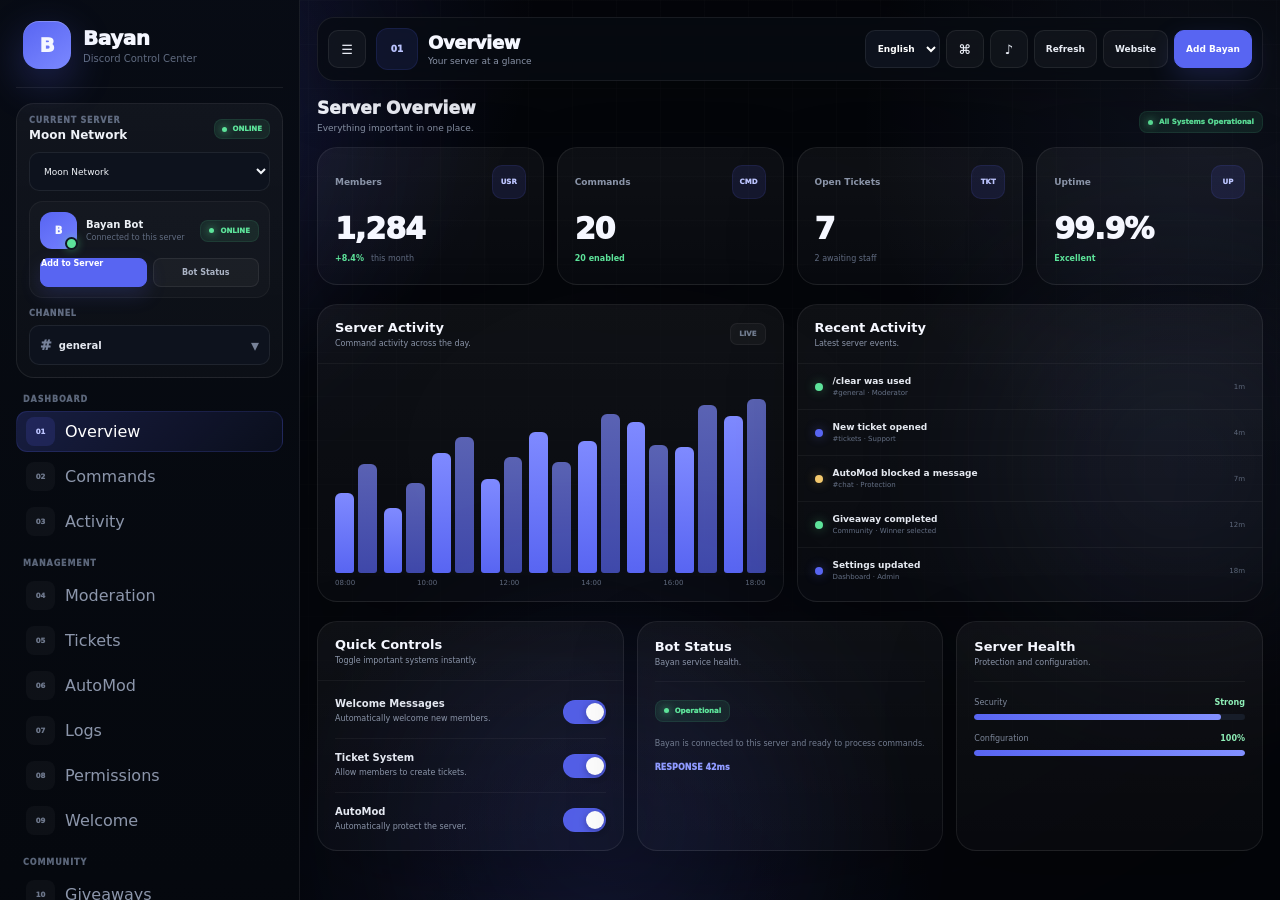
<file: dashboard.html>
<!DOCTYPE html>
<html lang="en" dir="ltr">
<head>
    <meta charset="UTF-8">

    <meta
        name="viewport"
        content="width=device-width, initial-scale=1.0"
    >

    <title>Bayan — Control Center</title>

    <meta
        name="description"
        content="Bayan Discord Bot Control Center"
    >

    <style>
        :root {
            --bg: #05070c;
            --bg-2: #080c14;
            --panel: rgba(13, 18, 29, .80);
            --panel-solid: #0d121d;
            --panel-soft: rgba(255,255,255,.035);
            --panel-hover: rgba(255,255,255,.055);

            --border: rgba(255,255,255,.075);
            --border-soft: rgba(255,255,255,.045);

            --text: #f5f7ff;
            --text-soft: #c7cedd;
            --muted: #8a94a8;
            --muted-2: #606b80;

            --accent: #5865f2;
            --accent-2: #7b88ff;
            --accent-soft: rgba(88,101,242,.12);

            --success: #5de39a;
            --success-soft: rgba(93,227,154,.09);

            --warning: #f3c86d;
            --warning-soft: rgba(243,200,109,.09);

            --danger: #ff7085;
            --danger-soft: rgba(255,112,133,.08);

            --sidebar: 300px;
            --radius: 20px;

            --shadow:
                0 28px 90px rgba(0,0,0,.28);

            --ease:
                cubic-bezier(.2,.8,.2,1);
        }

        * {
            box-sizing: border-box;
        }

        html {
            scroll-behavior: smooth;
        }

        body {
            margin: 0;
            min-height: 100vh;
            color: var(--text);

            font-family:
                Inter,
                ui-sans-serif,
                system-ui,
                -apple-system,
                BlinkMacSystemFont,
                "Segoe UI",
                sans-serif;

            background:
                radial-gradient(
                    circle at 10% 0%,
                    rgba(88,101,242,.18),
                    transparent 28%
                ),
                radial-gradient(
                    circle at 94% 14%,
                    rgba(114,137,218,.11),
                    transparent 24%
                ),
                radial-gradient(
                    circle at 45% 105%,
                    rgba(88,101,242,.10),
                    transparent 31%
                ),
                var(--bg);

            overflow-x: hidden;
        }

        body::before {
            content: "";
            position: fixed;
            inset: 0;
            pointer-events: none;
            z-index: -2;

            background:
                linear-gradient(
                    rgba(255,255,255,.014) 1px,
                    transparent 1px
                ),
                linear-gradient(
                    90deg,
                    rgba(255,255,255,.014) 1px,
                    transparent 1px
                );

            background-size: 44px 44px;

            mask-image:
                linear-gradient(
                    to bottom,
                    rgba(0,0,0,.9),
                    transparent 94%
                );
        }

        body::after {
            content: "";
            position: fixed;
            inset: 0;
            pointer-events: none;
            z-index: -1;

            background:
                radial-gradient(
                    ellipse at center,
                    transparent 25%,
                    rgba(0,0,0,.25)
                );
        }

        button,
        input,
        select,
        textarea {
            font: inherit;
        }

        button {
            cursor: pointer;
        }

        a {
            color: inherit;
            text-decoration: none;
        }

        ::selection {
            background: rgba(88,101,242,.35);
            color: #fff;
        }

        /* ==================================================
           AMBIENT
        ================================================== */

        .ambient {
            position: fixed;
            inset: 0;
            overflow: hidden;
            pointer-events: none;
            z-index: -1;
        }

        .orb {
            position: absolute;
            border-radius: 50%;
            filter: blur(105px);
            opacity: .15;

            animation:
                floatOrb 16s ease-in-out infinite;
        }

        .orb-1 {
            width: 390px;
            height: 390px;
            left: -70px;
            top: -60px;
            background: #5865f2;
        }

        .orb-2 {
            width: 300px;
            height: 300px;
            right: -50px;
            top: 35%;
            background: #7289da;
            animation-delay: -5s;
        }

        .orb-3 {
            width: 350px;
            height: 350px;
            left: 34%;
            bottom: -100px;
            background: #4856c8;
            animation-delay: -9s;
        }

        @keyframes floatOrb {
            0%,
            100% {
                transform:
                    translate3d(0,0,0)
                    scale(1);
            }

            50% {
                transform:
                    translate3d(32px,-25px,0)
                    scale(1.08);
            }
        }

        /* ==================================================
           LOADING
        ================================================== */

        .loading-screen {
            position: fixed;
            inset: 0;
            display: grid;
            place-items: center;
            z-index: 100000;

            background:
                radial-gradient(
                    circle,
                    rgba(88,101,242,.12),
                    transparent 35%
                ),
                #05070c;

            transition:
                opacity .45s var(--ease),
                visibility .45s ease;
        }

        .loading-screen.hidden {
            opacity: 0;
            visibility: hidden;
        }

        .loading-card {
            text-align: center;
        }

        .loading-logo {
            width: 82px;
            height: 82px;

            display: grid;
            place-items: center;

            margin: auto;

            border-radius: 25px;

            background:
                linear-gradient(
                    145deg,
                    #5865f2,
                    #7b88ff
                );

            box-shadow:
                0 30px 100px
                rgba(88,101,242,.36);

            animation:
                loaderPulse 1s ease-in-out infinite;
        }

        .loading-logo span {
            font-size: 28px;
            font-weight: 1000;
        }

        .loading-title {
            margin-top: 18px;
            font-size: 17px;
            font-weight: 900;
        }

        .loading-subtitle {
            margin-top: 5px;
            color: var(--muted);
            font-size: 10px;
        }

        @keyframes loaderPulse {
            0%,
            100% {
                transform: scale(1);
            }

            50% {
                transform: scale(1.06);
            }
        }

        /* ==================================================
           APP
        ================================================== */

        .app {
            min-height: 100vh;
        }

        /* ==================================================
           SIDEBAR
        ================================================== */

        .sidebar {
            position: fixed;
            top: 0;
            right: 0;
            bottom: 0;

            width: var(--sidebar);

            z-index: 100;

            padding: 16px;

            overflow-y: auto;
            overflow-x: visible;

            background:
                linear-gradient(
                    180deg,
                    rgba(8,12,20,.97),
                    rgba(5,8,14,.99)
                );

            border-left:
                1px solid
                var(--border);

            backdrop-filter:
                blur(30px);

            transition:
                transform .3s var(--ease),
                box-shadow .3s var(--ease);
        }

        html[dir="ltr"] .sidebar {
            left: 0;
            right: auto;

            border-left: 0;
            border-right:
                1px solid
                var(--border);
        }

        .sidebar::-webkit-scrollbar {
            width: 5px;
        }

        .sidebar::-webkit-scrollbar-thumb {
            background: rgba(255,255,255,.09);
            border-radius: 99px;
        }

        /* ==================================================
           BRAND
        ================================================== */

        .brand {
            display: flex;
            align-items: center;
            gap: 12px;

            padding:
                5px
                7px
                18px;

            margin-bottom: 15px;

            border-bottom:
                1px solid
                var(--border);
        }

        .brand-logo {
            position: relative;

            width: 48px;
            height: 48px;

            display: grid;
            place-items: center;

            overflow: hidden;

            border-radius: 16px;

            background:
                linear-gradient(
                    145deg,
                    #5865f2,
                    #7b88ff
                );

            box-shadow:
                0 14px 42px
                rgba(88,101,242,.30),

                inset 0 1px
                rgba(255,255,255,.22);
        }

        .brand-logo::after {
            content: "";

            position: absolute;

            width: 120px;
            height: 18px;

            top: 3px;
            left: -130px;

            background:
                rgba(255,255,255,.15);

            transform:
                rotate(-45deg);

            animation:
                brandShine 5s
                linear infinite;
        }

        @keyframes brandShine {
            0% {
                left: -130px;
            }

            65%,
            100% {
                left: 120px;
            }
        }

        .brand-logo span {
            position: relative;
            z-index: 1;

            font-size: 20px;
            font-weight: 1000;
        }

        .brand-title {
            font-size: 20px;
            font-weight: 950;
            letter-spacing: -.5px;
        }

        .brand-subtitle {
            margin-top: 3px;
            color: var(--muted-2);
            font-size: 10px;
        }

        /* ==================================================
           SERVER AREA
        ================================================== */

        .server-area {
            padding: 12px;

            margin-bottom: 17px;

            border-radius: 18px;

            background:
                linear-gradient(
                    180deg,
                    rgba(255,255,255,.045),
                    rgba(255,255,255,.023)
                );

            border:
                1px solid
                var(--border);
        }

        .server-top {
            display: flex;
            align-items: center;
            justify-content: space-between;

            gap: 10px;

            margin-bottom: 10px;
        }

        .server-meta {
            min-width: 0;
        }

        .mini-label {
            color: var(--muted-2);

            font-size: 8px;
            font-weight: 950;

            letter-spacing: .8px;
            text-transform: uppercase;
        }

        .server-title {
            margin-top: 3px;

            color: #eef1f7;

            font-size: 12px;
            font-weight: 900;

            white-space: nowrap;
            overflow: hidden;
            text-overflow: ellipsis;
        }

        .online-pill {
            display: inline-flex;
            align-items: center;
            gap: 5px;

            padding:
                5px
                7px;

            border-radius: 8px;

            color:
                var(--success);

            background:
                var(--success-soft);

            border:
                1px solid
                rgba(93,227,154,.10);

            font-size: 7px;
            font-weight: 950;
        }

        .status-dot {
            width: 5px;
            height: 5px;

            border-radius: 50%;

            background:
                currentColor;

            box-shadow:
                0 0 9px currentColor;
        }

        .server-switcher {
            width: 100%;
            height: 39px;

            border:
                1px solid
                var(--border);

            border-radius: 10px;

            background:
                #0d121d;

            color: #f1f4f9;

            padding:
                0
                10px;

            outline: 0;

            font-size: 9px;
        }

        .server-switcher:focus {
            border-color:
                rgba(88,101,242,.55);

            box-shadow:
                0 0 0 4px
                rgba(88,101,242,.07);
        }

        /* ==================================================
           BOT CARD
        ================================================== */

        .bot-card {
            margin-top: 10px;

            padding: 10px;

            border-radius: 14px;

            background:
                rgba(255,255,255,.024);

            border:
                1px solid
                var(--border-soft);
        }

        .bot-top {
            display: flex;
            align-items: center;
            gap: 9px;
        }

        .bot-avatar {
            position: relative;

            width: 37px;
            height: 37px;

            display: grid;
            place-items: center;

            flex: 0 0 auto;

            border-radius: 12px;

            background:
                linear-gradient(
                    145deg,
                    #5865f2,
                    #7480ff
                );

            font-size: 10px;
            font-weight: 1000;
        }

        .bot-avatar::after {
            content: "";

            position: absolute;

            width: 9px;
            height: 9px;

            right: -1px;
            bottom: -1px;

            border-radius: 50%;

            background:
                var(--success);

            border:
                2px solid
                #111722;

            box-shadow:
                0 0 10px
                rgba(93,227,154,.45);
        }

        .bot-info {
            min-width: 0;
            flex: 1;
        }

        .bot-name {
            color: #edf1f7;
            font-size: 10px;
            font-weight: 900;
        }

        .bot-description {
            margin-top: 3px;

            color: var(--muted-2);

            font-size: 8px;
        }

        .bot-buttons {
            display: grid;
            grid-template-columns: 1fr 1fr;

            gap: 6px;

            margin-top: 9px;
        }

        .bot-button {
            height: 29px;

            border:
                1px solid
                var(--border);

            border-radius: 8px;

            background:
                rgba(255,255,255,.035);

            color: #abb4c5;

            font-size: 8px;
            font-weight: 800;

            transition:
                transform .17s ease,
                background .17s ease;
        }

        .bot-button:hover {
            transform:
                translateY(-1px);

            background:
                rgba(255,255,255,.07);

            color: white;
        }

        .bot-button.primary {
            color: white;

            background:
                var(--accent);

            border-color:
                var(--accent);

            box-shadow:
                0 8px 20px
                rgba(88,101,242,.18);
        }

        /* ==================================================
           CHANNEL SELECTOR
        ================================================== */

        .channel-selector {
            position: relative;

            margin-top: 11px;
        }

        .channel-label {
            display: block;

            margin-bottom: 7px;

            color: var(--muted-2);

            font-size: 8px;
            font-weight: 950;

            letter-spacing: .7px;
            text-transform: uppercase;
        }

        .channel-button {
            width: 100%;
            height: 40px;

            display: flex;
            align-items: center;
            justify-content: space-between;

            padding:
                0
                10px;

            border:
                1px solid
                var(--border);

            border-radius: 10px;

            background:
                #0d121d;

            color: white;

            transition:
                border-color .18s ease,
                background .18s ease,
                box-shadow .18s ease;
        }

        .channel-button:hover {
            background:
                #111726;

            border-color:
                rgba(255,255,255,.12);
        }

        .channel-button.open {
            border-color:
                rgba(88,101,242,.58);

            box-shadow:
                0 0 0 4px
                rgba(88,101,242,.07);
        }

        .selected-channel {
            min-width: 0;

            display: flex;
            align-items: center;
            gap: 7px;
        }

        .selected-hash {
            color: #77829a;
            font-size: 14px;
            font-weight: 950;
        }

        .selected-name {
            min-width: 0;

            color: #e5e9f1;

            overflow: hidden;
            text-overflow: ellipsis;
            white-space: nowrap;

            font-size: 10px;
            font-weight: 750;
        }

        .channel-arrow {
            color: #778298;

            transition:
                transform .18s ease;
        }

        .channel-button.open .channel-arrow {
            transform:
                rotate(180deg);
        }

        .channel-dropdown {
            position: fixed;

            display: none;

            z-index: 99999;

            width: 270px;
            max-height: 330px;

            overflow-y: auto;

            padding: 6px;

            border:
                1px solid
                rgba(255,255,255,.10);

            border-radius: 14px;

            background:
                linear-gradient(
                    180deg,
                    rgba(18,24,37,.99),
                    rgba(7,11,18,.99)
                );

            box-shadow:
                0 35px 100px
                rgba(0,0,0,.60);

            backdrop-filter:
                blur(24px);
        }

        .channel-dropdown.open {
            display: block;

            animation:
                dropdownIn .17s ease;
        }

        @keyframes dropdownIn {
            from {
                opacity: 0;

                transform:
                    translateY(-6px)
                    scale(.985);
            }

            to {
                opacity: 1;

                transform:
                    translateY(0)
                    scale(1);
            }
        }

        .channel-dropdown::-webkit-scrollbar {
            width: 5px;
        }

        .channel-dropdown::-webkit-scrollbar-thumb {
            background:
                rgba(255,255,255,.11);

            border-radius: 999px;
        }

        .channel-search-wrap {
            position: sticky;

            top: 0;

            z-index: 5;

            padding: 3px;

            background:
                rgba(18,24,37,.99);
        }

        .channel-search {
            width: 100%;
            height: 34px;

            padding:
                0
                10px;

            border:
                1px solid
                rgba(255,255,255,.06);

            border-radius: 8px;

            background:
                rgba(255,255,255,.035);

            color: white;

            outline: 0;

            font-size: 9px;
        }

        .channel-search:focus {
            border-color:
                rgba(88,101,242,.44);
        }

        .channel-category {
            padding:
                10px
                7px
                5px;

            color:
                #606b7e;

            font-size: 7px;
            font-weight: 950;

            letter-spacing: .8px;
        }

        .channel-option {
            width: 100%;
            min-height: 34px;

            display: flex;
            align-items: center;
            gap: 8px;

            padding:
                6px
                8px;

            border:
                1px solid
                transparent;

            border-radius: 8px;

            background:
                transparent;

            color:
                #8993a8;

            text-align: left;

            transition:
                background .15s ease,
                color .15s ease,
                transform .15s ease,
                border-color .15s ease;
        }

        .channel-option:hover {
            color: white;

            background:
                rgba(255,255,255,.05);

            transform:
                translateX(-1px);
        }

        .channel-option.active {
            color: white;

            background:
                rgba(88,101,242,.15);

            border-color:
                rgba(88,101,242,.13);
        }

        .channel-hash {
            width: 18px;

            color:
                #687389;

            font-size: 14px;
            font-weight: 950;

            text-align: center;
        }

        .channel-option.active .channel-hash {
            color:
                #a1acff;
        }

        .channel-option-name {
            min-width: 0;

            flex: 1;

            overflow: hidden;
            text-overflow: ellipsis;
            white-space: nowrap;

            font-size: 9px;
            font-weight: 700;
        }

        .channel-unread {
            min-width: 18px;
            height: 18px;

            display: grid;
            place-items: center;

            padding: 0 4px;

            border-radius: 5px;

            background:
                var(--accent);

            color: white;

            font-size: 7px;
            font-weight: 950;
        }

        /* ==================================================
           NAVIGATION
        ================================================== */

        .nav-label {
            margin:
                17px
                7px
                7px;

            color:
                #5b667a;

            font-size: 8px;
            font-weight: 950;

            letter-spacing: .9px;
            text-transform: uppercase;
        }

        .nav {
            display: flex;
            flex-direction: column;
            gap: 4px;
        }

        .nav-item {
            width: 100%;

            display: flex;
            align-items: center;
            gap: 10px;

            min-height: 40px;

            padding:
                5px
                9px;

            border:
                1px solid
                transparent;

            border-radius: 11px;

            background:
                transparent;

            color:
                #8c96ab;

            text-align: left;

            transition:
                transform .18s ease,
                background .18s ease,
                color .18s ease,
                border-color .18s ease;
        }

        .nav-item:hover {
            transform:
                translateX(-2px);

            color: white;

            background:
                rgba(255,255,255,.045);
        }

        .nav-item.active {
            color: white;

            background:
                linear-gradient(
                    135deg,
                    rgba(88,101,242,.21),
                    rgba(88,101,242,.055)
                );

            border-color:
                rgba(88,101,242,.17);
        }

        .nav-icon {
            width: 29px;
            height: 29px;

            display: grid;
            place-items: center;

            flex: 0 0 auto;

            border-radius: 8px;

            background:
                rgba(255,255,255,.035);

            color:
                #6e788c;

            font-size: 7px;
            font-weight: 950;
        }

        .nav-item.active .nav-icon {
            color:
                #bcc4ff;

            background:
                rgba(88,101,242,.16);
        }

        /* ==================================================
           USER
        ================================================== */

        .sidebar-user {
            margin-top: 18px;

            padding-top: 14px;

            border-top:
                1px solid
                var(--border);
        }

        .user-card {
            display: flex;
            align-items: center;
            gap: 9px;

            padding: 9px;

            border-radius: 12px;

            background:
                rgba(255,255,255,.023);
        }

        .user-avatar {
            width: 36px;
            height: 36px;

            display: grid;
            place-items: center;

            flex: 0 0 auto;

            border-radius: 11px;

            background:
                linear-gradient(
                    145deg,
                    #252e46,
                    #131927
                );

            color:
                #e3e7f0;

            font-size: 9px;
            font-weight: 900;
        }

        .user-name {
            color:
                #e9edf4;

            font-size: 10px;
            font-weight: 850;
        }

        .user-status {
            margin-top: 3px;

            color:
                var(--success);

            font-size: 8px;
        }

        /* ==================================================
           MAIN
        ================================================== */

        .main {
            width:
                calc(
                    100% -
                    var(--sidebar)
                );

            margin-right:
                var(--sidebar);

            min-height: 100vh;

            padding: 17px;
        }

        html[dir="ltr"] .main {
            margin-right: 0;
            margin-left:
                var(--sidebar);
        }

        /* ==================================================
           TOPBAR
        ================================================== */

        .topbar {
            position: sticky;
            top: 8px;

            z-index: 90;

            display: flex;
            align-items: center;
            justify-content: space-between;

            gap: 12px;

            padding: 10px;

            margin-bottom: 17px;

            border:
                1px solid
                var(--border);

            border-radius: 17px;

            background:
                rgba(7,11,18,.75);

            backdrop-filter:
                blur(25px);

            box-shadow:
                0 18px 60px
                rgba(0,0,0,.20);
        }

        .top-left {
            min-width: 0;

            display: flex;
            align-items: center;
            gap: 10px;
        }

        .mobile-menu {
            display: none;
        }

        .page-icon {
            width: 42px;
            height: 42px;

            display: grid;
            place-items: center;

            flex: 0 0 auto;

            border-radius: 12px;

            color:
                #bbc4ff;

            background:
                rgba(88,101,242,.11);

            border:
                1px solid
                rgba(88,101,242,.13);

            font-size: 9px;
            font-weight: 950;
        }

        .page-title {
            margin: 0;

            font-size: 18px;
            font-weight: 950;

            letter-spacing:
                -.35px;
        }

        .page-description {
            margin-top: 3px;

            color:
                var(--muted);

            font-size: 9px;
        }

        .top-actions {
            display: flex;
            align-items: center;
            gap: 6px;
            flex-wrap: wrap;
        }

        .top-button {
            height: 38px;

            display: inline-flex;
            align-items: center;
            justify-content: center;

            padding:
                0
                11px;

            border:
                1px solid
                var(--border);

            border-radius: 10px;

            background:
                rgba(255,255,255,.04);

            color:
                #e9edf5;

            font-size: 9px;
            font-weight: 850;

            transition:
                transform .17s ease,
                background .17s ease,
                border-color .17s ease;
        }

        .top-button:hover {
            transform:
                translateY(-1px);

            background:
                rgba(255,255,255,.07);

            border-color:
                rgba(255,255,255,.12);
        }

        .top-button.icon {
            width: 38px;
            padding: 0;
            font-size: 13px;
        }

        .top-button.primary {
            color: white;

            background:
                var(--accent);

            border-color:
                var(--accent);

            box-shadow:
                0 10px 28px
                rgba(88,101,242,.20);
        }

        .language-select {
            height: 38px;

            border:
                1px solid
                var(--border);

            border-radius: 10px;

            background:
                #0d121d;

            color: white;

            padding:
                0
                8px;

            outline: 0;

            font-size: 9px;
            font-weight: 800;
        }

        /* ==================================================
           PANELS
        ================================================== */

        .panel {
            display: none;

            animation:
                panelEnter .28s var(--ease) both;
        }

        .panel.active {
            display: block;
        }

        @keyframes panelEnter {
            from {
                opacity: 0;
                transform:
                    translateY(8px);
            }

            to {
                opacity: 1;
                transform:
                    translateY(0);
            }
        }

        .section-head {
            display: flex;
            align-items: flex-end;
            justify-content: space-between;

            gap: 13px;

            margin:
                3px
                0
                14px;
        }

        .section-head h2 {
            margin: 0;

            font-size: 17px;
            font-weight: 950;
        }

        .section-head p {
            margin:
                5px
                0
                0;

            color:
                var(--muted);

            font-size: 9px;
        }

        .grid-2 {
            display: grid;

            grid-template-columns:
                repeat(
                    2,
                    minmax(0,1fr)
                );

            gap: 13px;
        }

        .grid-3 {
            display: grid;

            grid-template-columns:
                repeat(
                    3,
                    minmax(0,1fr)
                );

            gap: 13px;
        }

        .grid-4 {
            display: grid;

            grid-template-columns:
                repeat(
                    4,
                    minmax(0,1fr)
                );

            gap: 13px;
        }

        /* ==================================================
           CARDS
        ================================================== */

        .card {
            position: relative;

            overflow: hidden;

            border:
                1px solid
                var(--border);

            border-radius:
                var(--radius);

            background:
                linear-gradient(
                    180deg,
                    rgba(255,255,255,.042),
                    rgba(255,255,255,.019)
                );

            box-shadow:
                0 25px 70px
                rgba(0,0,0,.22);
        }

        .card::before {
            content: "";

            position: absolute;
            inset: 0;

            pointer-events: none;

            background:
                linear-gradient(
                    110deg,
                    transparent 25%,
                    rgba(255,255,255,.025),
                    transparent 75%
                );

            transform:
                translateX(-110%);

            transition:
                transform .8s ease;
        }

        .card:hover::before {
            transform:
                translateX(110%);
        }

        .card-padding {
            padding: 17px;
        }

        .card-header {
            display: flex;
            align-items: center;
            justify-content: space-between;

            gap: 10px;

            padding:
                15px
                17px;

            border-bottom:
                1px solid
                var(--border-soft);
        }

        .card-heading h3 {
            margin: 0;

            font-size: 13px;
            font-weight: 900;
        }

        .card-heading p {
            margin:
                4px
                0
                0;

            color:
                var(--muted);

            font-size: 8px;
        }

        .card-tag {
            padding:
                6px
                8px;

            border-radius: 7px;

            background:
                rgba(255,255,255,.035);

            border:
                1px solid
                rgba(255,255,255,.05);

            color:
                #717c8f;

            font-size: 7px;
            font-weight: 950;
        }

        /* ==================================================
           STAT CARD
        ================================================== */

        .stat-card {
            min-height: 138px;

            padding: 17px;

            transition:
                transform .2s ease,
                border-color .2s ease;
        }

        .stat-card:hover {
            transform:
                translateY(-3px);

            border-color:
                rgba(255,255,255,.12);
        }

        .stat-top {
            display: flex;
            align-items: center;
            justify-content: space-between;
            gap: 9px;
        }

        .stat-label {
            color:
                var(--muted);

            font-size: 9px;
            font-weight: 750;
        }

        .stat-icon {
            width: 34px;
            height: 34px;

            display: grid;
            place-items: center;

            border-radius: 10px;

            background:
                var(--accent-soft);

            border:
                1px solid
                rgba(88,101,242,.12);

            color:
                #bdc5ff;

            font-size: 7px;
            font-weight: 950;
        }

        .stat-number {
            margin-top: 15px;

            font-size: 30px;
            font-weight: 950;

            line-height: 1;

            letter-spacing:
                -1px;
        }

        .stat-meta {
            display: flex;
            align-items: center;
            gap: 7px;

            margin-top: 10px;

            color:
                var(--muted-2);

            font-size: 8px;
        }

        .good {
            color:
                var(--success);

            font-weight: 900;
        }

        /* ==================================================
           CHART
        ================================================== */

        .chart {
            height: 215px;

            display: flex;
            align-items: end;
            gap: 7px;

            padding:
                18px
                17px
                6px;
        }

        .chart-column {
            height: 100%;

            display: flex;
            align-items: end;
            gap: 4px;

            flex: 1;
        }

        .chart-bar {
            flex: 1;

            min-width: 4px;

            height:
                calc(
                    var(--h) * 1%
                );

            border-radius:
                6px
                6px
                3px
                3px;

            background:
                linear-gradient(
                    180deg,
                    #7f8aff,
                    #5865f2
                );

            transform-origin:
                bottom;

            animation:
                growBar .9s
                var(--ease) both;
        }

        .chart-bar.dim {
            opacity: .68;
        }

        @keyframes growBar {
            from {
                transform:
                    scaleY(0);
            }

            to {
                transform:
                    scaleY(1);
            }
        }

        .chart-labels {
            display: flex;
            align-items: center;
            justify-content: space-between;

            padding:
                0
                17px
                14px;

            color:
                #606a7e;

            font-size: 7px;
        }

        /* ==================================================
           ACTIVITY
        ================================================== */

        .activity-list {
            display: flex;
            flex-direction: column;
        }

        .activity-row {
            display: flex;
            align-items: center;
            gap: 10px;

            padding:
                12px
                17px;

            border-bottom:
                1px solid
                var(--border-soft);

            transition:
                background .15s ease;
        }

        .activity-row:last-child {
            border-bottom: 0;
        }

        .activity-row:hover {
            background:
                rgba(255,255,255,.018);
        }

        .activity-indicator {
            width: 8px;
            height: 8px;

            flex: 0 0 auto;

            border-radius: 50%;

            background:
                var(--accent);

            box-shadow:
                0 0 11px
                rgba(88,101,242,.45);
        }

        .activity-indicator.green {
            background:
                var(--success);

            box-shadow:
                0 0 11px
                rgba(93,227,154,.40);
        }

        .activity-indicator.yellow {
            background:
                var(--warning);

            box-shadow:
                0 0 11px
                rgba(243,200,109,.35);
        }

        .activity-body {
            min-width: 0;
            flex: 1;
        }

        .activity-title {
            color:
                #e5e9f1;

            font-size: 9px;
            font-weight: 750;
        }

        .activity-meta {
            margin-top: 3px;

            color:
                #657085;

            font-size: 7px;
        }

        .activity-time {
            color:
                #5d677a;

            font-size: 7px;

            white-space: nowrap;
        }

        /* ==================================================
           SETTING ROW
        ================================================== */

        .setting-list {
            padding:
                4px
                17px;
        }

        .setting {
            display: flex;
            align-items: center;
            justify-content: space-between;

            gap: 12px;

            padding:
                13px
                0;

            border-bottom:
                1px solid
                var(--border-soft);
        }

        .setting:last-child {
            border-bottom: 0;
        }

        .setting-main {
            min-width: 0;
        }

        .setting-title {
            color:
                #e4e8f1;

            font-size: 10px;
            font-weight: 800;
        }

        .setting-description {
            margin-top: 4px;

            color:
                var(--muted);

            font-size: 8px;
            line-height: 1.5;
        }

        /* ==================================================
           SWITCH
        ================================================== */

        .switch {
            position: relative;

            width: 43px;
            height: 24px;

            flex: 0 0 auto;
        }

        .switch input {
            opacity: 0;

            width: 0;
            height: 0;
        }

        .slider {
            position: absolute;
            inset: 0;

            border-radius: 99px;

            background:
                #242b39;

            border:
                1px solid
                rgba(255,255,255,.05);

            transition:
                .20s ease;
        }

        .slider::before {
            content: "";

            position: absolute;

            width: 18px;
            height: 18px;

            left: 3px;
            top: 2px;

            border-radius: 50%;

            background:
                #9099ab;

            box-shadow:
                0 2px 7px
                rgba(0,0,0,.27);

            transition:
                .20s ease;
        }

        .switch input:checked +
        .slider {
            background:
                rgba(88,101,242,.95);

            border-color:
                rgba(88,101,242,.25);
        }

        .switch input:checked +
        .slider::before {
            transform:
                translateX(19px);

            background:
                white;
        }

        /* ==================================================
           FORM
        ================================================== */

        .form-grid {
            display: grid;

            grid-template-columns:
                repeat(
                    2,
                    minmax(0,1fr)
                );

            gap: 10px;
        }

        .field {
            display: flex;
            flex-direction: column;
            gap: 6px;
        }

        .field.full {
            grid-column: 1 / -1;
        }

        .field label {
            color:
                #8b95a9;

            font-size: 8px;
            font-weight: 850;
        }

        .input,
        .select,
        .textarea {
            width: 100%;

            border:
                1px solid
                var(--border);

            border-radius: 10px;

            background:
                #0c111b;

            color: white;

            padding:
                10px
                11px;

            outline: 0;

            font-size: 9px;
        }

        .input:focus,
        .select:focus,
        .textarea:focus {
            border-color:
                rgba(88,101,242,.55);

            box-shadow:
                0 0 0 4px
                rgba(88,101,242,.07);
        }

        .textarea {
            min-height: 108px;
            resize: vertical;
        }

        /* ==================================================
           BUTTONS
        ================================================== */

        .button-row {
            display: flex;
            align-items: center;
            flex-wrap: wrap;
            gap: 7px;

            margin-top: 13px;
        }

        .button {
            min-height: 38px;

            padding:
                0
                13px;

            border:
                1px solid
                var(--border);

            border-radius: 10px;

            background:
                rgba(255,255,255,.04);

            color: white;

            font-size: 9px;
            font-weight: 850;

            transition:
                transform .17s ease,
                background .17s ease,
                border-color .17s ease;
        }

        .button:hover {
            transform:
                translateY(-1px);

            background:
                rgba(255,255,255,.075);

            border-color:
                rgba(255,255,255,.12);
        }

        .button.primary {
            background:
                var(--accent);

            border-color:
                var(--accent);

            box-shadow:
                0 10px 26px
                rgba(88,101,242,.18);
        }

        .button.danger {
            background:
                var(--danger-soft);

            border-color:
                rgba(255,112,133,.15);

            color:
                #ffb9c2;
        }

        /* ==================================================
           COMMANDS
        ================================================== */

        .search-row {
            display: flex;
            gap: 8px;
            margin-bottom: 12px;
        }

        .command-search {
            flex: 1;
            height: 42px;

            border:
                1px solid
                var(--border);

            border-radius: 11px;

            background:
                rgba(255,255,255,.03);

            color:
                white;

            padding:
                0
                12px;

            outline: 0;

            font-size: 9px;
        }

        .command-search:focus {
            border-color:
                rgba(88,101,242,.55);

            box-shadow:
                0 0 0 4px
                rgba(88,101,242,.07);
        }

        .command-filter {
            width: 160px;
            height: 42px;

            border:
                1px solid
                var(--border);

            border-radius: 11px;

            background:
                #0d121d;

            color: white;

            padding:
                0
                10px;

            outline: 0;

            font-size: 9px;
        }

        .commands-grid {
            display: grid;

            grid-template-columns:
                repeat(
                    2,
                    minmax(0,1fr)
                );

            gap: 9px;
        }

        .command {
            display: flex;
            align-items: center;
            gap: 10px;

            padding: 11px;

            border:
                1px solid
                var(--border-soft);

            border-radius: 13px;

            background:
                rgba(255,255,255,.023);

            transition:
                transform .17s ease,
                background .17s ease,
                border-color .17s ease;
        }

        .command:hover {
            transform:
                translateY(-2px);

            background:
                rgba(255,255,255,.038);

            border-color:
                rgba(255,255,255,.085);
        }

        .command-icon {
            width: 38px;
            height: 38px;

            display: grid;
            place-items: center;

            flex: 0 0 auto;

            border-radius: 11px;

            background:
                var(--accent-soft);

            border:
                1px solid
                rgba(88,101,242,.11);

            color:
                #b9c2ff;

            font-size: 7px;
            font-weight: 950;
        }

        .command-info {
            min-width: 0;
            flex: 1;
        }

        .command-name {
            color:
                #edf0f6;

            font-family:
                Consolas,
                monospace;

            font-size: 10px;
            font-weight: 900;
        }

        .command-description {
            margin-top: 4px;

            color:
                var(--muted);

            font-size: 7px;

            overflow: hidden;
            white-space: nowrap;
            text-overflow: ellipsis;
        }

        /* ==================================================
           STATUS
        ================================================== */

        .status {
            display: inline-flex;
            align-items: center;
            gap: 6px;

            padding:
                6px
                8px;

            border-radius: 8px;

            font-size: 7px;
            font-weight: 950;
        }

        .status.online {
            color:
                var(--success);

            background:
                var(--success-soft);

            border:
                1px solid
                rgba(93,227,154,.10);
        }

        /* ==================================================
           TABLE
        ================================================== */

        .table-wrap {
            overflow-x: auto;
        }

        table {
            width: 100%;
            border-collapse: collapse;
        }

        th,
        td {
            padding:
                11px
                9px;

            border-bottom:
                1px solid
                var(--border-soft);

            text-align: left;

            white-space: nowrap;
        }

        th {
            color:
                #626d80;

            font-size: 7px;
            font-weight: 900;

            text-transform: uppercase;
            letter-spacing: .65px;
        }

        td {
            color:
                #b5bdcc;

            font-size: 8px;
        }

        tr:last-child td {
            border-bottom: 0;
        }

        /* ==================================================
           TOASTS
        ================================================== */

        .toast-container {
            position: fixed;

            left: 18px;
            bottom: 18px;

            z-index: 10000;

            display: flex;
            flex-direction: column;

            gap: 7px;
        }

        html[dir="rtl"] .toast-container {
            left: auto;
            right: 18px;
        }

        .toast {
            min-width: 270px;
            max-width: 380px;

            display: flex;
            align-items: center;
            gap: 9px;

            padding:
                11px
                12px;

            border:
                1px solid
                var(--border);

            border-radius: 12px;

            background:
                linear-gradient(
                    145deg,
                    rgba(20,25,39,.97),
                    rgba(9,13,21,.98)
                );

            box-shadow:
                0 25px 60px
                rgba(0,0,0,.42);

            backdrop-filter:
                blur(18px);

            animation:
                toastIn .25s var(--ease) both;
        }

        .toast.hide {
            animation:
                toastOut .20s ease forwards;
        }

        .toast-icon {
            width: 28px;
            height: 28px;

            display: grid;
            place-items: center;

            flex: 0 0 auto;

            border-radius: 9px;

            color:
                #bcc4ff;

            background:
                var(--accent-soft);

            font-size: 9px;
            font-weight: 950;
        }

        .toast-message {
            color:
                #e8ecf4;

            font-size: 8px;
            line-height: 1.45;
        }

        @keyframes toastIn {
            from {
                opacity: 0;
                transform:
                    translateY(10px)
                    scale(.98);
            }

            to {
                opacity: 1;
                transform:
                    translateY(0)
                    scale(1);
            }
        }

        @keyframes toastOut {
            to {
                opacity: 0;
                transform:
                    translateY(8px)
                    scale(.98);
            }
        }

        /* ==================================================
           COMMAND PALETTE
        ================================================== */

        .palette {
            position: fixed;
            inset: 0;

            display: none;
            place-items: start center;

            padding-top: 12vh;

            z-index: 50000;

            background:
                rgba(3,5,9,.64);

            backdrop-filter:
                blur(12px);
        }

        .palette.open {
            display: grid;
            animation:
                paletteFade .18s ease;
        }

        @keyframes paletteFade {
            from {
                opacity: 0;
            }

            to {
                opacity: 1;
            }
        }

        .palette-box {
            width:
                min(
                    640px,
                    calc(100% - 28px)
                );

            border:
                1px solid
                var(--border);

            border-radius: 18px;

            background:
                #0d121d;

            box-shadow:
                0 35px 100px
                rgba(0,0,0,.55);

            overflow: hidden;
        }

        .palette-input {
            width: 100%;
            height: 55px;

            border: 0;

            border-bottom:
                1px solid
                var(--border-soft);

            outline: 0;

            background:
                transparent;

            color: white;

            padding:
                0
                16px;

            font-size: 12px;
        }

        .palette-items {
            max-height: 360px;

            overflow-y: auto;

            padding: 7px;
        }

        .palette-item {
            width: 100%;

            display: flex;
            align-items: center;
            gap: 10px;

            padding:
                10px;

            border:
                1px solid
                transparent;

            border-radius: 10px;

            background:
                transparent;

            color:
                #aab2c2;

            text-align: left;

            transition:
                background .15s ease,
                color .15s ease;
        }

        .palette-item:hover,
        .palette-item.selected {
            color: white;

            background:
                rgba(255,255,255,.05);

            border-color:
                rgba(255,255,255,.05);
        }

        .palette-key {
            width: 28px;
            height: 28px;

            display: grid;
            place-items: center;

            border-radius: 8px;

            background:
                rgba(88,101,242,.11);

            color:
                #bbc3ff;

            font-size: 8px;
            font-weight: 900;
        }

        /* ==================================================
           EMPTY
        ================================================== */

        .empty {
            grid-column: 1 / -1;

            padding: 35px;

            text-align: center;

            color:
                var(--muted-2);

            border:
                1px dashed
                rgba(255,255,255,.09);

            border-radius: 14px;

            font-size: 9px;
        }

        /* ==================================================
           RESPONSIVE
        ================================================== */

        @media (max-width: 1250px) {

            .grid-4 {
                grid-template-columns:
                    repeat(
                        2,
                        minmax(0,1fr)
                    );
            }

            .grid-3 {
                grid-template-columns:
                    repeat(
                        2,
                        minmax(0,1fr)
                    );
            }

        }

        @media (max-width: 1000px) {

            .sidebar {
                transform:
                    translateX(100%);
            }

            html[dir="ltr"] .sidebar {
                transform:
                    translateX(-100%);
            }

            .sidebar.open,
            html[dir="ltr"] .sidebar.open {
                transform:
                    translateX(0);

                box-shadow:
                    -35px 0 100px
                    rgba(0,0,0,.40);
            }

            .main,
            html[dir="ltr"] .main {
                width: 100%;

                margin-right: 0;
                margin-left: 0;

                padding: 12px;
            }

            .mobile-menu {
                display: grid;
            }

        }

        @media (max-width: 720px) {

            .grid-2,
            .grid-3,
            .grid-4,
            .commands-grid,
            .platform-grid {
                grid-template-columns:
                    1fr;
            }

            .topbar {
                align-items: flex-start;
            }

            .top-actions {
                justify-content: flex-end;
            }

            .hide-mobile {
                display: none !important;
            }

            .form-grid {
                grid-template-columns: 1fr;
            }

            .field.full {
                grid-column: auto;
            }

            .search-row {
                flex-direction: column;
            }

            .command-filter {
                width: 100%;
            }

            .toast-container {
                left: 10px;
                right: 10px;
                bottom: 10px;
            }

            html[dir="rtl"] .toast-container {
                left: 10px;
                right: 10px;
            }

            .toast {
                width: 100%;
                min-width: 0;
            }

        }

        @media (max-width: 470px) {

            .page-title {
                font-size: 15px;
            }

            .page-description {
                font-size: 8px;
            }

            .language-select {
                width: 92px;
            }

            .top-button.primary {
                padding:
                    0
                    9px;
            }

        }

        @media (prefers-reduced-motion: reduce) {

            *,
            *::before,
            *::after {
                animation-duration:
                    .001ms !important;

                animation-iteration-count:
                    1 !important;

                transition-duration:
                    .001ms !important;

                scroll-behavior:
                    auto !important;
            }

        }
    </style>
</head>

<body>

    <!-- ==================================================
         LOADING
    ================================================== -->

    <div
        class="loading-screen"
        id="loadingScreen"
    >
        <div class="loading-card">

            <div class="loading-logo">
                <span>B</span>
            </div>

            <div
                class="loading-title"
                data-i18n="loadingTitle"
            >
                Loading Bayan
            </div>

            <div
                class="loading-subtitle"
                data-i18n="loadingSubtitle"
            >
                Preparing your control center
            </div>

        </div>
    </div>

    <!-- ==================================================
         AMBIENT
    ================================================== -->

    <div class="ambient">
        <div class="orb orb-1"></div>
        <div class="orb orb-2"></div>
        <div class="orb orb-3"></div>
    </div>

    <!-- ==================================================
         APP
    ================================================== -->

    <div class="app">

        <!-- ==================================================
             SIDEBAR
        ================================================== -->

        <aside
            class="sidebar"
            id="sidebar"
        >

            <!-- BRAND -->

            <div class="brand">

                <div class="brand-logo">
                    <span>B</span>
                </div>

                <div>

                    <div class="brand-title">
                        Bayan
                    </div>

                    <div class="brand-subtitle">
                        Discord Control Center
                    </div>

                </div>

            </div>

            <!-- SERVER AREA -->

            <div class="server-area">

                <div class="server-top">

                    <div class="server-meta">

                        <div
                            class="mini-label"
                            data-i18n="currentServer"
                        >
                            CURRENT SERVER
                        </div>

                        <div
                            class="server-title"
                            id="serverName"
                        >
                            Moon Network
                        </div>

                    </div>

                    <div class="online-pill">

                        <span class="status-dot"></span>

                        <span data-i18n="online">
                            ONLINE
                        </span>

                    </div>

                </div>

                <select
                    class="server-switcher"
                    id="serverSwitcher"
                >

                    <option value="Moon Network">
                        Moon Network
                    </option>

                    <option value="Bayan Community">
                        Bayan Community
                    </option>

                    <option value="Gaming Hub">
                        Gaming Hub
                    </option>

                </select>

                <!-- BOT -->

                <div class="bot-card">

                    <div class="bot-top">

                        <div class="bot-avatar">
                            B
                        </div>

                        <div class="bot-info">

                            <div class="bot-name">
                                Bayan Bot
                            </div>

                            <div
                                class="bot-description"
                                data-i18n="botConnected"
                            >
                                Connected to this server
                            </div>

                        </div>

                        <div class="status online">

                            <span class="status-dot"></span>

                            <span data-i18n="online">
                                ONLINE
                            </span>

                        </div>

                    </div>

                    <div class="bot-buttons">

                        <a
                            class="bot-button primary"
                            href="https://discord.com/oauth2/authorize?client_id=1548309026280964106&scope=bot%20applications.commands&permissions=8"
                            target="_blank"
                            rel="noopener noreferrer"
                        >
                            <span data-i18n="addToServer">
                                Add to Server
                            </span>
                        </a>

                        <button
                            class="bot-button"
                            id="botInfoButton"
                        >
                            <span data-i18n="botStatus">
                                Bot Status
                            </span>
                        </button>

                    </div>

                </div>

                <!-- MAIN CHANNEL SELECT -->

                <div
                    class="channel-selector"
                    id="mainChannelSelector"
                >

                    <label
                        class="channel-label"
                        data-i18n="channel"
                    >
                        CHANNEL
                    </label>

                    <button
                        type="button"
                        class="channel-button"
                        id="mainChannelButton"
                    >

                        <span class="selected-channel">

                            <span class="selected-hash">
                                #
                            </span>

                            <span
                                class="selected-name"
                                id="mainChannelName"
                            >
                                general
                            </span>

                        </span>

                        <span class="channel-arrow">
                            ▾
                        </span>

                    </button>

                    <div
                        class="channel-dropdown"
                        id="mainChannelDropdown"
                    >

                        <div class="channel-search-wrap">

                            <input
                                class="channel-search"
                                id="mainChannelSearch"
                                type="text"
                                data-placeholder-en="Search channels..."
                                data-placeholder-ar="ابحث عن قناة..."
                                placeholder="Search channels..."
                            >

                        </div>

                        <div
                            class="channel-category"
                            data-i18n="textChannels"
                        >
                            TEXT CHANNELS
                        </div>

                        <button
                            class="channel-option active"
                            type="button"
                            data-channel="general"
                        >
                            <span class="channel-hash">
                                #
                            </span>

                            <span class="channel-option-name">
                                general
                            </span>
                        </button>

                        <button
                            class="channel-option"
                            type="button"
                            data-channel="announcements"
                        >
                            <span class="channel-hash">
                                #
                            </span>

                            <span class="channel-option-name">
                                announcements
                            </span>
                        </button>

                        <button
                            class="channel-option"
                            type="button"
                            data-channel="chat"
                        >
                            <span class="channel-hash">
                                #
                            </span>

                            <span class="channel-option-name">
                                chat
                            </span>

                            <span class="channel-unread">
                                5
                            </span>
                        </button>

                        <button
                            class="channel-option"
                            type="button"
                            data-channel="media"
                        >
                            <span class="channel-hash">
                                #
                            </span>

                            <span class="channel-option-name">
                                media
                            </span>
                        </button>

                        <button
                            class="channel-option"
                            type="button"
                            data-channel="commands"
                        >
                            <span class="channel-hash">
                                #
                            </span>

                            <span class="channel-option-name">
                                commands
                            </span>
                        </button>

                        <button
                            class="channel-option"
                            type="button"
                            data-channel="bot-logs"
                        >
                            <span class="channel-hash">
                                #
                            </span>

                            <span class="channel-option-name">
                                bot-logs
                            </span>
                        </button>

                        <button
                            class="channel-option"
                            type="button"
                            data-channel="events"
                        >
                            <span class="channel-hash">
                                #
                            </span>

                            <span class="channel-option-name">
                                events
                            </span>
                        </button>

                        <div
                            class="channel-category"
                            data-i18n="support"
                        >
                            SUPPORT
                        </div>

                        <button
                            class="channel-option"
                            type="button"
                            data-channel="support"
                        >
                            <span class="channel-hash">
                                #
                            </span>

                            <span class="channel-option-name">
                                support
                            </span>

                            <span class="channel-unread">
                                3
                            </span>
                        </button>

                        <button
                            class="channel-option"
                            type="button"
                            data-channel="reports"
                        >
                            <span class="channel-hash">
                                #
                            </span>

                            <span class="channel-option-name">
                                reports
                            </span>
                        </button>

                        <button
                            class="channel-option"
                            type="button"
                            data-channel="appeals"
                        >
                            <span class="channel-hash">
                                #
                            </span>

                            <span class="channel-option-name">
                                appeals
                            </span>
                        </button>

                        <button
                            class="channel-option"
                            type="button"
                            data-channel="tickets"
                        >
                            <span class="channel-hash">
                                #
                            </span>

                            <span class="channel-option-name">
                                tickets
                            </span>
                        </button>

                        <div
                            class="channel-category"
                            data-i18n="automation"
                        >
                            AUTOMATION
                        </div>

                        <button
                            class="channel-option"
                            type="button"
                            data-channel="giveaways"
                        >
                            <span class="channel-hash">
                                #
                            </span>

                            <span class="channel-option-name">
                                giveaways
                            </span>
                        </button>

                        <button
                            class="channel-option"
                            type="button"
                            data-channel="tournaments"
                        >
                            <span class="channel-hash">
                                #
                            </span>

                            <span class="channel-option-name">
                                tournaments
                            </span>
                        </button>

                        <button
                            class="channel-option"
                            type="button"
                            data-channel="logs"
                        >
                            <span class="channel-hash">
                                #
                            </span>

                            <span class="channel-option-name">
                                logs
                            </span>
                        </button>

                        <div
                            class="channel-category"
                            data-i18n="voiceChannels"
                        >
                            VOICE CHANNELS
                        </div>

                        <button
                            class="channel-option"
                            type="button"
                            data-channel="General Voice"
                        >
                            <span class="voice-icon">
                                ●
                            </span>

                            <span class="channel-option-name">
                                General Voice
                            </span>
                        </button>

                        <button
                            class="channel-option"
                            type="button"
                            data-channel="Gaming"
                        >
                            <span class="voice-icon">
                                ●
                            </span>

                            <span class="channel-option-name">
                                Gaming
                            </span>
                        </button>

                        <button
                            class="channel-option"
                            type="button"
                            data-channel="Music"
                        >
                            <span class="voice-icon">
                                ●
                            </span>

                            <span class="channel-option-name">
                                Music
                            </span>
                        </button>

                        <button
                            class="channel-option"
                            type="button"
                            data-channel="AFK"
                        >
                            <span class="voice-icon">
                                ●
                            </span>

                            <span class="channel-option-name">
                                AFK
                            </span>
                        </button>

                    </div>

                </div>

            </div>

            <!-- NAV -->

            <div
                class="nav-label"
                data-i18n="dashboard"
            >
                DASHBOARD
            </div>

            <nav class="nav">

                <button
                    class="nav-item active"
                    data-panel="overview"
                    data-title-en="Overview"
                    data-title-ar="نظرة عامة"
                    data-description-en="Your server at a glance"
                    data-description-ar="نظرة شاملة على سيرفرك"
                >
                    <span class="nav-icon">01</span>

                    <span data-i18n="overview">
                        Overview
                    </span>
                </button>

                <button
                    class="nav-item"
                    data-panel="commands"
                    data-title-en="Commands"
                    data-title-ar="الأوامر"
                    data-description-en="Manage Bayan commands"
                    data-description-ar="إدارة أوامر بيان"
                >
                    <span class="nav-icon">02</span>

                    <span data-i18n="commands">
                        Commands
                    </span>
                </button>

                <button
                    class="nav-item"
                    data-panel="activity"
                    data-title-en="Activity"
                    data-title-ar="النشاط"
                    data-description-en="Recent server activity"
                    data-description-ar="آخر نشاطات السيرفر"
                >
                    <span class="nav-icon">03</span>

                    <span data-i18n="activity">
                        Activity
                    </span>
                </button>

            </nav>

            <div
                class="nav-label"
                data-i18n="management"
            >
                MANAGEMENT
            </div>

            <nav class="nav">

                <button
                    class="nav-item"
                    data-panel="moderation"
                    data-title-en="Moderation"
                    data-title-ar="الإدارة"
                    data-description-en="Moderation controls"
                    data-description-ar="أدوات الإدارة"
                >
                    <span class="nav-icon">04</span>

                    <span data-i18n="moderation">
                        Moderation
                    </span>
                </button>

                <button
                    class="nav-item"
                    data-panel="tickets"
                    data-title-en="Tickets"
                    data-title-ar="التذاكر"
                    data-description-en="Ticket system"
                    data-description-ar="نظام التذاكر"
                >
                    <span class="nav-icon">05</span>

                    <span data-i18n="tickets">
                        Tickets
                    </span>
                </button>

                <button
                    class="nav-item"
                    data-panel="automod"
                    data-title-en="AutoMod"
                    data-title-ar="الحماية"
                    data-description-en="Automated protection"
                    data-description-ar="الحماية التلقائية"
                >
                    <span class="nav-icon">06</span>

                    <span data-i18n="automod">
                        AutoMod
                    </span>
                </button>

                <button
                    class="nav-item"
                    data-panel="logs"
                    data-title-en="Logs"
                    data-title-ar="السجلات"
                    data-description-en="Server logging"
                    data-description-ar="سجلات السيرفر"
                >
                    <span class="nav-icon">07</span>

                    <span data-i18n="logs">
                        Logs
                    </span>
                </button>

                <button
                    class="nav-item"
                    data-panel="permissions"
                    data-title-en="Permissions"
                    data-title-ar="الصلاحيات"
                    data-description-en="Roles and access"
                    data-description-ar="الأدوار والصلاحيات"
                >
                    <span class="nav-icon">08</span>

                    <span data-i18n="permissions">
                        Permissions
                    </span>
                </button>

                <button
                    class="nav-item"
                    data-panel="welcome"
                    data-title-en="Welcome"
                    data-title-ar="الترحيب"
                    data-description-en="Welcome system"
                    data-description-ar="نظام الترحيب"
                >
                    <span class="nav-icon">09</span>

                    <span data-i18n="welcome">
                        Welcome
                    </span>
                </button>

            </nav>

            <div
                class="nav-label"
                data-i18n="community"
            >
                COMMUNITY
            </div>

            <nav class="nav">

                <button
                    class="nav-item"
                    data-panel="giveaways"
                    data-title-en="Giveaways"
                    data-title-ar="السحوبات"
                    data-description-en="Giveaway management"
                    data-description-ar="إدارة السحوبات"
                >
                    <span class="nav-icon">10</span>

                    <span data-i18n="giveaways">
                        Giveaways
                    </span>
                </button>

                <button
                    class="nav-item"
                    data-panel="tournaments"
                    data-title-en="Tournaments"
                    data-title-ar="البطولات"
                    data-description-en="Tournament management"
                    data-description-ar="إدارة البطولات"
                >
                    <span class="nav-icon">11</span>

                    <span data-i18n="tournaments">
                        Tournaments
                    </span>
                </button>

                <button
                    class="nav-item"
                    data-panel="streaming"
                    data-title-en="Streaming"
                    data-title-ar="البث"
                    data-description-en="Streaming configuration"
                    data-description-ar="إعدادات البث"
                >
                    <span class="nav-icon">12</span>

                    <span data-i18n="streaming">
                        Streaming
                    </span>
                </button>

            </nav>

            <div
                class="nav-label"
                data-i18n="system"
            >
                SYSTEM
            </div>

            <nav class="nav">

                <button
                    class="nav-item"
                    data-panel="settings"
                    data-title-en="Settings"
                    data-title-ar="الإعدادات"
                    data-description-en="Dashboard settings"
                    data-description-ar="إعدادات لوحة التحكم"
                >
                    <span class="nav-icon">13</span>

                    <span data-i18n="settings">
                        Settings
                    </span>
                </button>

                <button
                    class="nav-item"
                    data-panel="audit"
                    data-title-en="Audit Log"
                    data-title-ar="سجل التدقيق"
                    data-description-en="Configuration history"
                    data-description-ar="سجل تغييرات الإعدادات"
                >
                    <span class="nav-icon">14</span>

                    <span data-i18n="auditLog">
                        Audit Log
                    </span>
                </button>

            </nav>

            <div class="sidebar-user">

                <div class="user-card">

                    <div class="user-avatar">
                        US
                    </div>

                    <div>

                        <div class="user-name">
                            Dashboard User
                        </div>

                        <div
                            class="user-status"
                            data-i18n="connected"
                        >
                            ● Connected
                        </div>

                    </div>

                </div>

            </div>

        </aside>

        <!-- ==================================================
             MAIN
        ================================================== -->

        <main class="main">

            <!-- TOPBAR -->

            <header class="topbar">

                <div class="top-left">

                    <button
                        class="top-button icon mobile-menu"
                        id="mobileMenu"
                    >
                        ☰
                    </button>

                    <div
                        class="page-icon"
                        id="pageIcon"
                    >
                        01
                    </div>

                    <div>

                        <h1
                            class="page-title"
                            id="pageTitle"
                        >
                            Overview
                        </h1>

                        <div
                            class="page-description"
                            id="pageDescription"
                        >
                            Your server at a glance
                        </div>

                    </div>

                </div>

                <div class="top-actions">

                    <select
                        class="language-select"
                        id="languageSelect"
                    >
                        <option value="en">
                            English
                        </option>

                        <option value="ar">
                            العربية
                        </option>
                    </select>

                    <button
                        class="top-button icon"
                        id="commandPaletteButton"
                        title="Command palette"
                    >
                        ⌘
                    </button>

                    <button
                        class="top-button icon"
                        id="soundToggle"
                        title="Sound"
                    >
                        ♪
                    </button>

                    <button
                        class="top-button hide-mobile"
                        id="refreshButton"
                        data-i18n="refresh"
                    >
                        Refresh
                    </button>

                    <a
                        class="top-button hide-mobile"
                        href="index.html"
                        data-i18n="website"
                    >
                        Website
                    </a>

                    <a
                        class="top-button primary"
                        href="https://discord.com/oauth2/authorize?client_id=1548309026280964106&scope=bot%20applications.commands&permissions=8"
                        target="_blank"
                        rel="noopener noreferrer"
                    >
                        <span data-i18n="addBayan">
                            Add Bayan
                        </span>
                    </a>

                </div>

            </header>

            <!-- ==================================================
                 OVERVIEW
            ================================================== -->

            <section
                class="panel active"
                id="panel-overview"
            >

                <div class="section-head">

                    <div>

                        <h2
                            data-i18n="serverOverview"
                        >
                            Server Overview
                        </h2>

                        <p
                            data-i18n="everythingImportant"
                        >
                            Everything important in one place.
                        </p>

                    </div>

                    <div class="status online">

                        <span class="status-dot"></span>

                        <span data-i18n="allSystems">
                            All Systems Operational
                        </span>

                    </div>

                </div>

                <div class="grid-4">

                    <div class="card stat-card">

                        <div class="stat-top">

                            <div
                                class="stat-label"
                                data-i18n="members"
                            >
                                Members
                            </div>

                            <div class="stat-icon">
                                USR
                            </div>

                        </div>

                        <div
                            class="stat-number counter"
                            data-target="1284"
                        >
                            0
                        </div>

                        <div class="stat-meta">

                            <span class="good">
                                +8.4%
                            </span>

                            <span
                                data-i18n="thisMonth"
                            >
                                this month
                            </span>

                        </div>

                    </div>

                    <div class="card stat-card">

                        <div class="stat-top">

                            <div
                                class="stat-label"
                                data-i18n="commands"
                            >
                                Commands
                            </div>

                            <div class="stat-icon">
                                CMD
                            </div>

                        </div>

                        <div
                            class="stat-number counter"
                            data-target="20"
                        >
                            0
                        </div>

                        <div class="stat-meta">

                            <span class="good">
                                20 enabled
                            </span>

                        </div>

                    </div>

                    <div class="card stat-card">

                        <div class="stat-top">

                            <div
                                class="stat-label"
                                data-i18n="openTickets"
                            >
                                Open Tickets
                            </div>

                            <div class="stat-icon">
                                TKT
                            </div>

                        </div>

                        <div
                            class="stat-number counter"
                            data-target="7"
                        >
                            0
                        </div>

                        <div class="stat-meta">

                            <span>
                                2 awaiting staff
                            </span>

                        </div>

                    </div>

                    <div class="card stat-card">

                        <div class="stat-top">

                            <div
                                class="stat-label"
                                data-i18n="uptime"
                            >
                                Uptime
                            </div>

                            <div class="stat-icon">
                                UP
                            </div>

                        </div>

                        <div class="stat-number">
                            99.9%
                        </div>

                        <div class="stat-meta">

                            <span class="good">
                                Excellent
                            </span>

                        </div>

                    </div>

                </div>

                <br>

                <div class="grid-2">

                    <!-- CHART -->

                    <div class="card">

                        <div class="card-header">

                            <div class="card-heading">

                                <h3
                                    data-i18n="serverActivity"
                                >
                                    Server Activity
                                </h3>

                                <p
                                    data-i18n="activityAcrossDay"
                                >
                                    Command activity across the day.
                                </p>

                            </div>

                            <span class="card-tag">
                                LIVE
                            </span>

                        </div>

                        <div class="chart">

                            <div class="chart-column">
                                <div
                                    class="chart-bar"
                                    style="--h:42"
                                ></div>

                                <div
                                    class="chart-bar dim"
                                    style="--h:57"
                                ></div>
                            </div>

                            <div class="chart-column">
                                <div
                                    class="chart-bar"
                                    style="--h:34"
                                ></div>

                                <div
                                    class="chart-bar dim"
                                    style="--h:47"
                                ></div>
                            </div>

                            <div class="chart-column">
                                <div
                                    class="chart-bar"
                                    style="--h:63"
                                ></div>

                                <div
                                    class="chart-bar dim"
                                    style="--h:71"
                                ></div>
                            </div>

                            <div class="chart-column">
                                <div
                                    class="chart-bar"
                                    style="--h:49"
                                ></div>

                                <div
                                    class="chart-bar dim"
                                    style="--h:61"
                                ></div>
                            </div>

                            <div class="chart-column">
                                <div
                                    class="chart-bar"
                                    style="--h:74"
                                ></div>

                                <div
                                    class="chart-bar dim"
                                    style="--h:58"
                                ></div>
                            </div>

                            <div class="chart-column">
                                <div
                                    class="chart-bar"
                                    style="--h:69"
                                ></div>

                                <div
                                    class="chart-bar dim"
                                    style="--h:83"
                                ></div>
                            </div>

                            <div class="chart-column">
                                <div
                                    class="chart-bar"
                                    style="--h:79"
                                ></div>

                                <div
                                    class="chart-bar dim"
                                    style="--h:67"
                                ></div>
                            </div>

                            <div class="chart-column">
                                <div
                                    class="chart-bar"
                                    style="--h:66"
                                ></div>

                                <div
                                    class="chart-bar dim"
                                    style="--h:88"
                                ></div>
                            </div>

                            <div class="chart-column">
                                <div
                                    class="chart-bar"
                                    style="--h:82"
                                ></div>

                                <div
                                    class="chart-bar dim"
                                    style="--h:91"
                                ></div>
                            </div>

                        </div>

                        <div class="chart-labels">

                            <span>08:00</span>
                            <span>10:00</span>
                            <span>12:00</span>
                            <span>14:00</span>
                            <span>16:00</span>
                            <span>18:00</span>

                        </div>

                    </div>

                    <!-- ACTIVITY -->

                    <div class="card">

                        <div class="card-header">

                            <div class="card-heading">

                                <h3
                                    data-i18n="recentActivity"
                                >
                                    Recent Activity
                                </h3>

                                <p
                                    data-i18n="latestEvents"
                                >
                                    Latest server events.
                                </p>

                            </div>

                        </div>

                        <div class="activity-list">

                            <div class="activity-row">

                                <span class="activity-indicator green"></span>

                                <div class="activity-body">

                                    <div class="activity-title">
                                        /clear was used
                                    </div>

                                    <div class="activity-meta">
                                        #general · Moderator
                                    </div>

                                </div>

                                <div class="activity-time">
                                    1m
                                </div>

                            </div>

                            <div class="activity-row">

                                <span class="activity-indicator"></span>

                                <div class="activity-body">

                                    <div class="activity-title">
                                        New ticket opened
                                    </div>

                                    <div class="activity-meta">
                                        #tickets · Support
                                    </div>

                                </div>

                                <div class="activity-time">
                                    4m
                                </div>

                            </div>

                            <div class="activity-row">

                                <span class="activity-indicator yellow"></span>

                                <div class="activity-body">

                                    <div class="activity-title">
                                        AutoMod blocked a message
                                    </div>

                                    <div class="activity-meta">
                                        #chat · Protection
                                    </div>

                                </div>

                                <div class="activity-time">
                                    7m
                                </div>

                            </div>

                            <div class="activity-row">

                                <span class="activity-indicator green"></span>

                                <div class="activity-body">

                                    <div class="activity-title">
                                        Giveaway completed
                                    </div>

                                    <div class="activity-meta">
                                        Community · Winner selected
                                    </div>

                                </div>

                                <div class="activity-time">
                                    12m
                                </div>

                            </div>

                            <div class="activity-row">

                                <span class="activity-indicator"></span>

                                <div class="activity-body">

                                    <div class="activity-title">
                                        Settings updated
                                    </div>

                                    <div class="activity-meta">
                                        Dashboard · Admin
                                    </div>

                                </div>

                                <div class="activity-time">
                                    18m
                                </div>

                            </div>

                        </div>

                    </div>

                </div>

                <br>

                <div class="grid-3">

                    <!-- QUICK -->

                    <div class="card">

                        <div class="card-header">

                            <div class="card-heading">

                                <h3
                                    data-i18n="quickControls"
                                >
                                    Quick Controls
                                </h3>

                                <p
                                    data-i18n="quickControlsDescription"
                                >
                                    Toggle important systems instantly.
                                </p>

                            </div>

                        </div>

                        <div class="setting-list">

                            <div class="setting">

                                <div class="setting-main">

                                    <div
                                        class="setting-title"
                                        data-i18n="welcomeMessages"
                                    >
                                        Welcome Messages
                                    </div>

                                    <div
                                        class="setting-description"
                                        data-i18n="welcomeDescription"
                                    >
                                        Automatically welcome new members.
                                    </div>

                                </div>

                                <label class="switch">

                                    <input
                                        type="checkbox"
                                        checked
                                    >

                                    <span class="slider"></span>

                                </label>

                            </div>

                            <div class="setting">

                                <div class="setting-main">

                                    <div
                                        class="setting-title"
                                        data-i18n="ticketSystem"
                                    >
                                        Ticket System
                                    </div>

                                    <div
                                        class="setting-description"
                                        data-i18n="ticketDescription"
                                    >
                                        Allow members to create tickets.
                                    </div>

                                </div>

                                <label class="switch">

                                    <input
                                        type="checkbox"
                                        checked
                                    >

                                    <span class="slider"></span>

                                </label>

                            </div>

                            <div class="setting">

                                <div class="setting-main">

                                    <div
                                        class="setting-title"
                                        data-i18n="automod"
                                    >
                                        AutoMod
                                    </div>

                                    <div
                                        class="setting-description"
                                        data-i18n="automodDescription"
                                    >
                                        Automatically protect the server.
                                    </div>

                                </div>

                                <label class="switch">

                                    <input
                                        type="checkbox"
                                        checked
                                    >

                                    <span class="slider"></span>

                                </label>

                            </div>

                        </div>

                    </div>

                    <!-- BOT STATUS -->

                    <div class="card card-padding">

                        <div
                            class="card-heading"
                            style="
                                padding-bottom:14px;
                                border-bottom:
                                    1px solid
                                    var(--border-soft)
                            "
                        >

                            <h3
                                data-i18n="botStatus"
                            >
                                Bot Status
                            </h3>

                            <p
                                data-i18n="botStatusDescription"
                            >
                                Bayan service health.
                            </p>

                        </div>

                        <div style="margin-top:16px">

                            <div class="status online">

                                <span class="status-dot"></span>

                                <span
                                    data-i18n="operational"
                                >
                                    Operational
                                </span>

                            </div>

                            <div
                                style="
                                    margin-top:15px;
                                    color:#737d91;
                                    font-size:8px;
                                    line-height:1.8
                                "
                            >
                                Bayan is connected to this server and ready to process commands.
                            </div>

                            <div
                                style="
                                    margin-top:12px;
                                    color:#8f9aff;
                                    font-size:8px;
                                    font-weight:950
                                "
                            >
                                RESPONSE 42ms
                            </div>

                        </div>

                    </div>

                    <!-- HEALTH -->

                    <div class="card card-padding">

                        <div
                            class="card-heading"
                            style="
                                padding-bottom:14px;
                                border-bottom:
                                    1px solid
                                    var(--border-soft)
                            "
                        >

                            <h3
                                data-i18n="serverHealth"
                            >
                                Server Health
                            </h3>

                            <p>
                                Protection and configuration.
                            </p>

                        </div>

                        <div style="margin-top:16px">

                            <div
                                style="
                                    display:flex;
                                    justify-content:space-between;
                                    margin-bottom:7px
                                "
                            >

                                <span
                                    style="
                                        color:#7d879a;
                                        font-size:8px
                                    "
                                >
                                    Security
                                </span>

                                <span
                                    style="
                                        color:#8ff0b8;
                                        font-size:8px;
                                        font-weight:900
                                    "
                                >
                                    Strong
                                </span>

                            </div>

                            <div
                                style="
                                    height:6px;
                                    overflow:hidden;
                                    background:#171d29;
                                    border-radius:99px
                                "
                            >

                                <div
                                    style="
                                        width:91%;
                                        height:100%;
                                        border-radius:99px;
                                        background:
                                            linear-gradient(
                                                90deg,
                                                #5865f2,
                                                #8290ff
                                            )
                                    "
                                ></div>

                            </div>

                        </div>

                        <div style="margin-top:14px">

                            <div
                                style="
                                    display:flex;
                                    justify-content:space-between;
                                    margin-bottom:7px
                                "
                            >

                                <span
                                    style="
                                        color:#7d879a;
                                        font-size:8px
                                    "
                                >
                                    Configuration
                                </span>

                                <span
                                    style="
                                        color:#8ff0b8;
                                        font-size:8px;
                                        font-weight:900
                                    "
                                >
                                    100%
                                </span>

                            </div>

                            <div
                                style="
                                    height:6px;
                                    overflow:hidden;
                                    background:#171d29;
                                    border-radius:99px
                                "
                            >

                                <div
                                    style="
                                        width:100%;
                                        height:100%;
                                        border-radius:99px;
                                        background:
                                            linear-gradient(
                                                90deg,
                                                #5865f2,
                                                #8290ff
                                            )
                                    "
                                ></div>

                            </div>

                        </div>

                    </div>

                </div>

            </section>

            <!-- ==================================================
                 COMMANDS
            ================================================== -->

            <section
                class="panel"
                id="panel-commands"
            >

                <div class="section-head">

                    <div>

                        <h2
                            data-i18n="commandManager"
                        >
                            Command Manager
                        </h2>

                        <p
                            data-i18n="commandManagerDescription"
                        >
                            Manage every Bayan command.
                        </p>

                    </div>

                </div>

                <div class="card card-padding">

                    <div class="search-row">

                        <input
                            class="command-search"
                            id="commandSearch"
                            type="text"
                            data-placeholder-en="Search commands..."
                            data-placeholder-ar="ابحث عن أمر..."
                            placeholder="Search commands..."
                        >

                        <select
                            class="command-filter"
                            id="commandFilter"
                        >

                            <option value="all">
                                All Categories
                            </option>

                            <option value="Moderation">
                                Moderation
                            </option>

                            <option value="Tickets">
                                Tickets
                            </option>

                            <option value="Community">
                                Community
                            </option>

                            <option value="Utility">
                                Utility
                            </option>

                        </select>

                    </div>

                    <div
                        class="commands-grid"
                        id="commandsGrid"
                    ></div>

                </div>

            </section>

            <!-- ==================================================
                 ACTIVITY
            ================================================== -->

            <section
                class="panel"
                id="panel-activity"
            >

                <div class="section-head">

                    <div>

                        <h2 data-i18n="activity">
                            Activity
                        </h2>

                        <p>
                            Recent actions from your server.
                        </p>

                    </div>

                </div>

                <div class="card">

                    <div class="activity-list">

                        <div class="activity-row">
                            <span class="activity-indicator green"></span>

                            <div class="activity-body">
                                <div class="activity-title">
                                    Command executed: /clear
                                </div>

                                <div class="activity-meta">
                                    #general · Moderator
                                </div>
                            </div>

                            <div class="activity-time">
                                1 minute ago
                            </div>
                        </div>

                        <div class="activity-row">
                            <span class="activity-indicator"></span>

                            <div class="activity-body">
                                <div class="activity-title">
                                    Ticket created
                                </div>

                                <div class="activity-meta">
                                    #tickets · Support
                                </div>
                            </div>

                            <div class="activity-time">
                                4 minutes ago
                            </div>
                        </div>

                        <div class="activity-row">
                            <span class="activity-indicator yellow"></span>

                            <div class="activity-body">
                                <div class="activity-title">
                                    AutoMod action triggered
                                </div>

                                <div class="activity-meta">
                                    #chat · Protection
                                </div>
                            </div>

                            <div class="activity-time">
                                7 minutes ago
                            </div>
                        </div>

                        <div class="activity-row">
                            <span class="activity-indicator green"></span>

                            <div class="activity-body">
                                <div class="activity-title">
                                    Giveaway completed
                                </div>

                                <div class="activity-meta">
                                    Community · Winner selected
                                </div>
                            </div>

                            <div class="activity-time">
                                12 minutes ago
                            </div>
                        </div>

                    </div>

                </div>

            </section>

            <!-- ==================================================
                 MODERATION
            ================================================== -->

            <section
                class="panel"
                id="panel-moderation"
            >

                <div class="grid-2">

                    <div class="card">

                        <div class="card-header">

                            <div class="card-heading">

                                <h3>
                                    Moderation Controls
                                </h3>

                                <p>
                                    Core moderation systems.
                                </p>

                            </div>

                        </div>

                        <div class="setting-list">

                            <div class="setting">

                                <div class="setting-main">

                                    <div class="setting-title">
                                        Moderation Commands
                                    </div>

                                    <div class="setting-description">
                                        Ban, kick, timeout and warning tools.
                                    </div>

                                </div>

                                <label class="switch">
                                    <input
                                        type="checkbox"
                                        checked
                                    >

                                    <span class="slider"></span>

                                </label>

                            </div>

                            <div class="setting">

                                <div class="setting-main">

                                    <div class="setting-title">
                                        Warning System
                                    </div>

                                    <div class="setting-description">
                                        Track member warnings.
                                    </div>

                                </div>

                                <label class="switch">
                                    <input
                                        type="checkbox"
                                        checked
                                    >

                                    <span class="slider"></span>

                                </label>

                            </div>

                            <div class="setting">

                                <div class="setting-main">

                                    <div class="setting-title">
                                        Timeout Protection
                                    </div>

                                    <div class="setting-description">
                                        Allow temporary member restrictions.
                                    </div>

                                </div>

                                <label class="switch">
                                    <input
                                        type="checkbox"
                                        checked
                                    >

                                    <span class="slider"></span>

                                </label>

                            </div>

                            <div class="setting">

                                <div class="setting-main">

                                    <div class="setting-title">
                                        Channel Locking
                                    </div>

                                    <div class="setting-description">
                                        Enable lock and unlock commands.
                                    </div>

                                </div>

                                <label class="switch">
                                    <input
                                        type="checkbox"
                                        checked
                                    >

                                    <span class="slider"></span>

                                </label>

                            </div>

                        </div>

                    </div>

                    <div class="card">

                        <div class="card-header">

                            <div class="card-heading">

                                <h3>
                                    Default Actions
                                </h3>

                                <p>
                                    Configure automatic behavior.
                                </p>

                            </div>

                        </div>

                        <div class="card-padding">

                            <div class="field">

                                <label>
                                    AutoMod Action
                                </label>

                                <select class="select">

                                    <option>
                                        Delete Message
                                    </option>

                                    <option>
                                        Warn Member
                                    </option>

                                    <option>
                                        Timeout Member
                                    </option>

                                </select>

                            </div>

                            <br>

                            <div class="field">

                                <label>
                                    Warning Duration
                                </label>

                                <select class="select">

                                    <option>
                                        10 minutes
                                    </option>

                                    <option>
                                        30 minutes
                                    </option>

                                    <option>
                                        1 hour
                                    </option>

                                    <option>
                                        1 day
                                    </option>

                                </select>

                            </div>

                            <div class="button-row">

                                <button
                                    class="button primary"
                                    onclick="saveAction('Moderation settings saved')"
                                >
                                    Save Changes
                                </button>

                            </div>

                        </div>

                    </div>

                </div>

            </section>

            <!-- ==================================================
                 TICKETS
            ================================================== -->

            <section
                class="panel"
                id="panel-tickets"
            >

                <div class="grid-3">

                    <div class="card stat-card">

                        <div class="stat-top">
                            <div class="stat-label">
                                Open Tickets
                            </div>

                            <div class="stat-icon">
                                OPN
                            </div>
                        </div>

                        <div class="stat-number">
                            7
                        </div>

                        <div class="stat-meta">
                            2 awaiting staff
                        </div>

                    </div>

                    <div class="card stat-card">

                        <div class="stat-top">
                            <div class="stat-label">
                                Closed Today
                            </div>

                            <div class="stat-icon">
                                CLS
                            </div>
                        </div>

                        <div class="stat-number">
                            18
                        </div>

                        <div class="stat-meta">
                            Average response 11m
                        </div>

                    </div>

                    <div class="card stat-card">

                        <div class="stat-top">
                            <div class="stat-label">
                                Total Tickets
                            </div>

                            <div class="stat-icon">
                                ALL
                            </div>
                        </div>

                        <div class="stat-number">
                            426
                        </div>

                        <div class="stat-meta">
                            Lifetime
                        </div>

                    </div>

                </div>

                <br>

                <div class="card">

                    <div class="card-header">

                        <div class="card-heading">

                            <h3>
                                Ticket System
                            </h3>

                            <p>
                                Configure your support workflow.
                            </p>

                        </div>

                    </div>

                    <div class="card-padding">

                        <div class="setting">

                            <div class="setting-main">

                                <div class="setting-title">
                                    Ticket System Enabled
                                </div>

                                <div class="setting-description">
                                    Allow members to open tickets.
                                </div>

                            </div>

                            <label class="switch">

                                <input
                                    type="checkbox"
                                    checked
                                >

                                <span class="slider"></span>

                            </label>

                        </div>

                        <br>

                        <div class="form-grid">

                            <div class="field">
                                <label>
                                    Ticket Category
                                </label>

                                <input
                                    class="input"
                                    value="Tickets"
                                >
                            </div>

                            <div class="field">
                                <label>
                                    Support Role
                                </label>

                                <input
                                    class="input"
                                    value="Support"
                                >
                            </div>

                            <div class="field">
                                <label>
                                    Support Button
                                </label>

                                <input
                                    class="input"
                                    value="Support"
                                >
                            </div>

                            <div class="field">
                                <label>
                                    Report Button
                                </label>

                                <input
                                    class="input"
                                    value="Report"
                                >
                            </div>

                        </div>

                        <!-- TICKET CHANNEL -->

                        <div
                            class="channel-selector"
                            style="margin-top:14px"
                            data-local-selector
                        >

                            <label
                                class="channel-label"
                            >
                                Ticket Notification Channel
                            </label>

                            <button
                                type="button"
                                class="channel-button"
                            >

                                <span class="selected-channel">

                                    <span class="selected-hash">
                                        #
                                    </span>

                                    <span class="selected-name">
                                        tickets
                                    </span>

                                </span>

                                <span class="channel-arrow">
                                    ▾
                                </span>

                            </button>

                            <div class="channel-dropdown">

                                <div class="channel-search-wrap">

                                    <input
                                        class="channel-search"
                                        type="text"
                                        placeholder="Search channels..."
                                    >

                                </div>

                                <div class="channel-category">
                                    TEXT CHANNELS
                                </div>

                                <button
                                    class="channel-option active"
                                    type="button"
                                    data-channel="tickets"
                                >
                                    <span class="channel-hash">
                                        #
                                    </span>

                                    <span class="channel-option-name">
                                        tickets
                                    </span>
                                </button>

                                <button
                                    class="channel-option"
                                    type="button"
                                    data-channel="support"
                                >
                                    <span class="channel-hash">
                                        #
                                    </span>

                                    <span class="channel-option-name">
                                        support
                                    </span>
                                </button>

                                <button
                                    class="channel-option"
                                    type="button"
                                    data-channel="reports"
                                >
                                    <span class="channel-hash">
                                        #
                                    </span>

                                    <span class="channel-option-name">
                                        reports
                                    </span>
                                </button>

                                <button
                                    class="channel-option"
                                    type="button"
                                    data-channel="logs"
                                >
                                    <span class="channel-hash">
                                        #
                                    </span>

                                    <span class="channel-option-name">
                                        logs
                                    </span>
                                </button>

                                <button
                                    class="channel-option"
                                    type="button"
                                    data-channel="general"
                                >
                                    <span class="channel-hash">
                                        #
                                    </span>

                                    <span class="channel-option-name">
                                        general
                                    </span>
                                </button>

                            </div>

                        </div>

                        <div class="button-row">

                            <button
                                class="button primary"
                                onclick="saveAction('Ticket settings saved')"
                            >
                                Save Ticket Settings
                            </button>

                        </div>

                    </div>

                </div>

            </section>

            <!-- ==================================================
                 AUTOMOD
            ================================================== -->

            <section
                class="panel"
                id="panel-automod"
            >

                <div class="grid-2">

                    <div class="card">

                        <div class="card-header">

                            <div class="card-heading">

                                <h3>
                                    AutoMod Protection
                                </h3>

                                <p>
                                    Automated server protection.
                                </p>

                            </div>

                        </div>

                        <div class="setting-list">

                            <div class="setting">

                                <div class="setting-main">
                                    <div class="setting-title">
                                        AutoMod
                                    </div>

                                    <div class="setting-description">
                                        Automatic message protection.
                                    </div>
                                </div>

                                <label class="switch">
                                    <input
                                        type="checkbox"
                                        checked
                                    >
                                    <span class="slider"></span>
                                </label>

                            </div>

                            <div class="setting">

                                <div class="setting-main">
                                    <div class="setting-title">
                                        Anti-Spam
                                    </div>

                                    <div class="setting-description">
                                        Detect repeated messages.
                                    </div>
                                </div>

                                <label class="switch">
                                    <input
                                        type="checkbox"
                                        checked
                                    >
                                    <span class="slider"></span>
                                </label>

                            </div>

                            <div class="setting">

                                <div class="setting-main">
                                    <div class="setting-title">
                                        Link Protection
                                    </div>

                                    <div class="setting-description">
                                        Block unauthorized links.
                                    </div>
                                </div>

                                <label class="switch">
                                    <input
                                        type="checkbox"
                                    >
                                    <span class="slider"></span>
                                </label>

                            </div>

                            <div class="setting">

                                <div class="setting-main">
                                    <div class="setting-title">
                                        Mention Protection
                                    </div>

                                    <div class="setting-description">
                                        Prevent excessive mentions.
                                    </div>
                                </div>

                                <label class="switch">
                                    <input
                                        type="checkbox"
                                        checked
                                    >
                                    <span class="slider"></span>
                                </label>

                            </div>

                        </div>

                    </div>

                    <div class="card card-padding">

                        <div
                            class="card-heading"
                            style="
                                padding-bottom:14px;
                                border-bottom:
                                    1px solid
                                    var(--border-soft)
                            "
                        >

                            <h3>
                                Protection Statistics
                            </h3>

                            <p>
                                Current protection activity.
                            </p>

                        </div>

                        <div
                            class="grid-2"
                            style="margin-top:15px"
                        >

                            <div
                                style="
                                    padding:15px;
                                    border:
                                        1px solid
                                        var(--border-soft);
                                    border-radius:14px;
                                    background:
                                        rgba(255,255,255,.024)
                                "
                            >

                                <div
                                    style="
                                        color:#6c768a;
                                        font-size:7px;
                                        font-weight:950
                                    "
                                >
                                    BLOCKED TODAY
                                </div>

                                <div
                                    style="
                                        margin-top:8px;
                                        font-size:28px;
                                        font-weight:950
                                    "
                                >
                                    143
                                </div>

                            </div>

                            <div
                                style="
                                    padding:15px;
                                    border:
                                        1px solid
                                        var(--border-soft);
                                    border-radius:14px;
                                    background:
                                        rgba(255,255,255,.024)
                                "
                            >

                                <div
                                    style="
                                        color:#6c768a;
                                        font-size:7px;
                                        font-weight:950
                                    "
                                >
                                    WARNINGS TODAY
                                </div>

                                <div
                                    style="
                                        margin-top:8px;
                                        font-size:28px;
                                        font-weight:950
                                    "
                                >
                                    21
                                </div>

                            </div>

                        </div>

                    </div>

                </div>

            </section>

            <!-- ==================================================
                 LOGS
            ================================================== -->

            <section
                class="panel"
                id="panel-logs"
            >

                <div class="card">

                    <div class="card-header">

                        <div class="card-heading">

                            <h3>
                                Logging Configuration
                            </h3>

                            <p>
                                Choose where Bayan sends events.
                            </p>

                        </div>

                    </div>

                    <div class="card-padding">

                        <div class="form-grid">

                            <div class="field">

                                <div
                                    class="channel-selector"
                                    data-local-selector
                                >

                                    <label class="channel-label">
                                        Moderation Logs
                                    </label>

                                    <button
                                        type="button"
                                        class="channel-button"
                                    >

                                        <span class="selected-channel">

                                            <span class="selected-hash">
                                                #
                                            </span>

                                            <span class="selected-name">
                                                logs
                                            </span>

                                        </span>

                                        <span class="channel-arrow">
                                            ▾
                                        </span>

                                    </button>

                                    <div class="channel-dropdown">

                                        <div class="channel-search-wrap">

                                            <input
                                                class="channel-search"
                                                type="text"
                                                placeholder="Search channels..."
                                            >

                                        </div>

                                        <div class="channel-category">
                                            LOG CHANNELS
                                        </div>

                                        <button
                                            class="channel-option active"
                                            type="button"
                                            data-channel="logs"
                                        >
                                            <span class="channel-hash">
                                                #
                                            </span>

                                            <span class="channel-option-name">
                                                logs
                                            </span>
                                        </button>

                                        <button
                                            class="channel-option"
                                            type="button"
                                            data-channel="moderation-logs"
                                        >
                                            <span class="channel-hash">
                                                #
                                            </span>

                                            <span class="channel-option-name">
                                                moderation-logs
                                            </span>
                                        </button>

                                        <button
                                            class="channel-option"
                                            type="button"
                                            data-channel="bot-logs"
                                        >
                                            <span class="channel-hash">
                                                #
                                            </span>

                                            <span class="channel-option-name">
                                                bot-logs
                                            </span>
                                        </button>

                                    </div>

                                </div>

                            </div>

                            <div class="field">

                                <div
                                    class="channel-selector"
                                    data-local-selector
                                >

                                    <label class="channel-label">
                                        Message Logs
                                    </label>

                                    <button
                                        type="button"
                                        class="channel-button"
                                    >

                                        <span class="selected-channel">

                                            <span class="selected-hash">
                                                #
                                            </span>

                                            <span class="selected-name">
                                                bot-logs
                                            </span>

                                        </span>

                                        <span class="channel-arrow">
                                            ▾
                                        </span>

                                    </button>

                                    <div class="channel-dropdown">

                                        <div class="channel-search-wrap">

                                            <input
                                                class="channel-search"
                                                type="text"
                                                placeholder="Search channels..."
                                            >

                                        </div>

                                        <div class="channel-category">
                                            CHANNELS
                                        </div>

                                        <button
                                            class="channel-option active"
                                            type="button"
                                            data-channel="bot-logs"
                                        >
                                            <span class="channel-hash">
                                                #
                                            </span>

                                            <span class="channel-option-name">
                                                bot-logs
                                            </span>
                                        </button>

                                        <button
                                            class="channel-option"
                                            type="button"
                                            data-channel="logs"
                                        >
                                            <span class="channel-hash">
                                                #
                                            </span>

                                            <span class="channel-option-name">
                                                logs
                                            </span>
                                        </button>

                                        <button
                                            class="channel-option"
                                            type="button"
                                            data-channel="chat"
                                        >
                                            <span class="channel-hash">
                                                #
                                            </span>

                                            <span class="channel-option-name">
                                                chat
                                            </span>
                                        </button>

                                    </div>

                                </div>

                            </div>

                            <div class="field">

                                <div
                                    class="channel-selector"
                                    data-local-selector
                                >

                                    <label class="channel-label">
                                        Voice Logs
                                    </label>

                                    <button
                                        type="button"
                                        class="channel-button"
                                    >

                                        <span class="selected-channel">

                                            <span class="selected-hash">
                                                #
                                            </span>

                                            <span class="selected-name">
                                                voice-logs
                                            </span>

                                        </span>

                                        <span class="channel-arrow">
                                            ▾
                                        </span>

                                    </button>

                                    <div class="channel-dropdown">

                                        <div class="channel-search-wrap">

                                            <input
                                                class="channel-search"
                                                type="text"
                                                placeholder="Search channels..."
                                            >

                                        </div>

                                        <div class="channel-category">
                                            CHANNELS
                                        </div>

                                        <button
                                            class="channel-option active"
                                            type="button"
                                            data-channel="voice-logs"
                                        >
                                            <span class="channel-hash">
                                                #
                                            </span>

                                            <span class="channel-option-name">
                                                voice-logs
                                            </span>
                                        </button>

                                        <button
                                            class="channel-option"
                                            type="button"
                                            data-channel="logs"
                                        >
                                            <span class="channel-hash">
                                                #
                                            </span>

                                            <span class="channel-option-name">
                                                logs
                                            </span>
                                        </button>

                                    </div>

                                </div>

                            </div>

                            <div class="field">

                                <div
                                    class="channel-selector"
                                    data-local-selector
                                >

                                    <label class="channel-label">
                                        Member Logs
                                    </label>

                                    <button
                                        type="button"
                                        class="channel-button"
                                    >

                                        <span class="selected-channel">

                                            <span class="selected-hash">
                                                #
                                            </span>

                                            <span class="selected-name">
                                                member-logs
                                            </span>

                                        </span>

                                        <span class="channel-arrow">
                                            ▾
                                        </span>

                                    </button>

                                    <div class="channel-dropdown">

                                        <div class="channel-search-wrap">

                                            <input
                                                class="channel-search"
                                                type="text"
                                                placeholder="Search channels..."
                                            >

                                        </div>

                                        <div class="channel-category">
                                            CHANNELS
                                        </div>

                                        <button
                                            class="channel-option active"
                                            type="button"
                                            data-channel="member-logs"
                                        >
                                            <span class="channel-hash">
                                                #
                                            </span>

                                            <span class="channel-option-name">
                                                member-logs
                                            </span>
                                        </button>

                                        <button
                                            class="channel-option"
                                            type="button"
                                            data-channel="logs"
                                        >
                                            <span class="channel-hash">
                                                #
                                            </span>

                                            <span class="channel-option-name">
                                                logs
                                            </span>
                                        </button>

                                    </div>

                                </div>

                            </div>

                        </div>

                        <br>

                        <div class="grid-2">

                            <div class="setting">

                                <div class="setting-main">

                                    <div class="setting-title">
                                        Message Logging
                                    </div>

                                    <div class="setting-description">
                                        Track message edits and deletions.
                                    </div>

                                </div>

                                <label class="switch">
                                    <input type="checkbox">
                                    <span class="slider"></span>
                                </label>

                            </div>

                            <div class="setting">

                                <div class="setting-main">

                                    <div class="setting-title">
                                        Member Logging
                                    </div>

                                    <div class="setting-description">
                                        Track joins, leaves and updates.
                                    </div>

                                </div>

                                <label class="switch">
                                    <input
                                        type="checkbox"
                                        checked
                                    >
                                    <span class="slider"></span>
                                </label>

                            </div>

                        </div>

                        <div class="button-row">

                            <button
                                class="button primary"
                                onclick="saveAction('Log settings saved')"
                            >
                                Save Log Settings
                            </button>

                        </div>

                    </div>

                </div>

            </section>

            <!-- ==================================================
                 PERMISSIONS
            ================================================== -->

            <section
                class="panel"
                id="panel-permissions"
            >

                <div class="card">

                    <div class="card-header">

                        <div class="card-heading">

                            <h3>
                                Permission Management
                            </h3>

                            <p>
                                Control who can manage Bayan.
                            </p>

                        </div>

                    </div>

                    <div class="card-padding">

                        <div class="form-grid">

                            <div class="field">

                                <label>
                                    Command Management
                                </label>

                                <select class="select">

                                    <option>
                                        Administrator
                                    </option>

                                    <option>
                                        Manage Guild
                                    </option>

                                    <option>
                                        Manage Messages
                                    </option>

                                </select>

                            </div>

                            <div class="field">

                                <label>
                                    Server Settings
                                </label>

                                <select class="select">

                                    <option>
                                        Administrator
                                    </option>

                                    <option>
                                        Manage Guild
                                    </option>

                                </select>

                            </div>

                            <div class="field">

                                <label>
                                    Ticket Management
                                </label>

                                <select class="select">

                                    <option>
                                        Manage Guild
                                    </option>

                                    <option>
                                        Administrator
                                    </option>

                                </select>

                            </div>

                            <div class="field">

                                <label>
                                    Giveaway Management
                                </label>

                                <select class="select">

                                    <option>
                                        Manage Guild
                                    </option>

                                    <option>
                                        Administrator
                                    </option>

                                </select>

                            </div>

                        </div>

                        <div class="button-row">

                            <button
                                class="button primary"
                                onclick="saveAction('Permissions saved')"
                            >
                                Save Permissions
                            </button>

                        </div>

                    </div>

                </div>

            </section>

            <!-- ==================================================
                 WELCOME
            ================================================== -->

            <section
                class="panel"
                id="panel-welcome"
            >

                <div class="grid-2">

                    <div class="card">

                        <div class="card-header">

                            <div class="card-heading">

                                <h3>
                                    Welcome System
                                </h3>

                                <p>
                                    Configure new member messages.
                                </p>

                            </div>

                        </div>

                        <div class="card-padding">

                            <div class="setting">

                                <div class="setting-main">

                                    <div class="setting-title">
                                        Enable Welcome Messages
                                    </div>

                                    <div class="setting-description">
                                        Send a custom message when a member joins.
                                    </div>

                                </div>

                                <label class="switch">

                                    <input
                                        type="checkbox"
                                        checked
                                    >

                                    <span class="slider"></span>

                                </label>

                            </div>

                            <br>

                            <div
                                class="channel-selector"
                                data-local-selector
                            >

                                <label class="channel-label">
                                    Welcome Channel
                                </label>

                                <button
                                    type="button"
                                    class="channel-button"
                                >

                                    <span class="selected-channel">

                                        <span class="selected-hash">
                                            #
                                        </span>

                                        <span class="selected-name">
                                            general
                                        </span>

                                    </span>

                                    <span class="channel-arrow">
                                        ▾
                                    </span>

                                </button>

                                <div class="channel-dropdown">

                                    <div class="channel-search-wrap">

                                        <input
                                            class="channel-search"
                                            type="text"
                                            placeholder="Search channels..."
                                        >

                                    </div>

                                    <div class="channel-category">
                                        CHANNELS
                                    </div>

                                    <button
                                        class="channel-option active"
                                        type="button"
                                        data-channel="general"
                                    >
                                        <span class="channel-hash">
                                            #
                                        </span>

                                        <span class="channel-option-name">
                                            general
                                        </span>
                                    </button>

                                    <button
                                        class="channel-option"
                                        type="button"
                                        data-channel="welcome"
                                    >
                                        <span class="channel-hash">
                                            #
                                        </span>

                                        <span class="channel-option-name">
                                            welcome
                                        </span>
                                    </button>

                                    <button
                                        class="channel-option"
                                        type="button"
                                        data-channel="community"
                                    >
                                        <span class="channel-hash">
                                            #
                                        </span>

                                        <span class="channel-option-name">
                                            community
                                        </span>
                                    </button>

                                </div>

                            </div>

                        </div>

                    </div>

                    <div class="card">

                        <div class="card-header">

                            <div class="card-heading">

                                <h3>
                                    Welcome Message
                                </h3>

                                <p>
                                    Customize the message sent by Bayan.
                                </p>

                            </div>

                        </div>

                        <div class="card-padding">

                            <textarea
                                class="textarea"
                            >Welcome {user} to the server!</textarea>

                            <div class="button-row">

                                <button
                                    class="button primary"
                                    onclick="saveAction('Welcome message saved')"
                                >
                                    Save Message
                                </button>

                            </div>

                        </div>

                    </div>

                </div>

            </section>

            <!-- ==================================================
                 GIVEAWAYS
            ================================================== -->

            <section
                class="panel"
                id="panel-giveaways"
            >

                <div class="grid-3">

                    <div class="card stat-card">

                        <div class="stat-top">
                            <div class="stat-label">
                                Active Giveaways
                            </div>

                            <div class="stat-icon">
                                GIV
                            </div>
                        </div>

                        <div class="stat-number">
                            2
                        </div>

                        <div class="stat-meta">
                            Running now
                        </div>

                    </div>

                    <div class="card stat-card">

                        <div class="stat-top">
                            <div class="stat-label">
                                Participants
                            </div>

                            <div class="stat-icon">
                                ENT
                            </div>
                        </div>

                        <div class="stat-number">
                            94
                        </div>

                        <div class="stat-meta">
                            Active entries
                        </div>

                    </div>

                    <div class="card stat-card">

                        <div class="stat-top">
                            <div class="stat-label">
                                Completed
                            </div>

                            <div class="stat-icon">
                                WIN
                            </div>
                        </div>

                        <div class="stat-number">
                            63
                        </div>

                        <div class="stat-meta">
                            Total
                        </div>

                    </div>

                </div>

                <br>

                <div class="card card-padding">

                    <h3
                        style="
                            margin:0;
                            font-size:14px
                        "
                    >
                        Giveaway Center
                    </h3>

                    <p
                        style="
                            margin:6px 0 0;
                            color:#7e889c;
                            font-size:8px
                        "
                    >
                        Create and manage server giveaways.
                    </p>

                    <div class="button-row">

                        <button
                            class="button primary"
                            onclick="saveAction('Giveaway creator opened')"
                        >
                            Create Giveaway
                        </button>

                    </div>

                </div>

            </section>

            <!-- ==================================================
                 TOURNAMENTS
            ================================================== -->

            <section
                class="panel"
                id="panel-tournaments"
            >

                <div class="grid-3">

                    <div class="card stat-card">

                        <div class="stat-top">
                            <div class="stat-label">
                                Active Tournaments
                            </div>

                            <div class="stat-icon">
                                TRN
                            </div>
                        </div>

                        <div class="stat-number">
                            3
                        </div>

                        <div class="stat-meta">
                            1 live
                        </div>

                    </div>

                    <div class="card stat-card">

                        <div class="stat-top">
                            <div class="stat-label">
                                Players
                            </div>

                            <div class="stat-icon">
                                PLY
                            </div>
                        </div>

                        <div class="stat-number">
                            28
                        </div>

                        <div class="stat-meta">
                            Registered
                        </div>

                    </div>

                    <div class="card stat-card">

                        <div class="stat-top">
                            <div class="stat-label">
                                Matches
                            </div>

                            <div class="stat-icon">
                                MCH
                            </div>
                        </div>

                        <div class="stat-number">
                            14
                        </div>

                        <div class="stat-meta">
                            Completed
                        </div>

                    </div>

                </div>

                <br>

                <div class="card card-padding">

                    <h3
                        style="
                            margin:0;
                            font-size:14px
                        "
                    >
                        Tournament Center
                    </h3>

                    <p
                        style="
                            margin:6px 0 0;
                            color:#7e889c;
                            font-size:8px
                        "
                    >
                        Create and manage competitive events.
                    </p>

                    <div class="button-row">

                        <button
                            class="button primary"
                            onclick="saveAction('Tournament creator opened')"
                        >
                            Create Tournament
                        </button>

                    </div>

                </div>

            </section>

            <!-- ==================================================
                 STREAMING
            ================================================== -->

            <section
                class="panel"
                id="panel-streaming"
            >

                <div class="section-head">

                    <div>

                        <h2>
                            Streaming
                        </h2>

                        <p>
                            Manage creators and notification channels.
                        </p>

                    </div>

                </div>

                <div class="grid-2">

                    <div class="card card-padding">

                        <div class="card-heading">

                            <h3>
                                Creator Accounts
                            </h3>

                            <p>
                                TikTok, Twitch, YouTube and Kick.
                            </p>

                        </div>

                        <br>

                        <div class="form-grid">

                            <div class="field">
                                <label>
                                    TikTok
                                </label>

                                <input
                                    class="input"
                                    value="@moonnetwork"
                                >
                            </div>

                            <div class="field">
                                <label>
                                    Twitch
                                </label>

                                <input
                                    class="input"
                                    placeholder="Twitch username"
                                >
                            </div>

                            <div class="field">
                                <label>
                                    YouTube
                                </label>

                                <input
                                    class="input"
                                    placeholder="YouTube channel"
                                >
                            </div>

                            <div class="field">
                                <label>
                                    Kick
                                </label>

                                <input
                                    class="input"
                                    placeholder="Kick username"
                                >
                            </div>

                        </div>

                        <div class="button-row">

                            <button
                                class="button primary"
                                onclick="saveAction('Streaming accounts saved')"
                            >
                                Save Accounts
                            </button>

                        </div>

                    </div>

                    <div class="card card-padding">

                        <div class="card-heading">

                            <h3>
                                Live Notifications
                            </h3>

                            <p>
                                Configure where stream alerts are sent.
                            </p>

                        </div>

                        <div
                            class="setting"
                            style="
                                margin-top:10px;
                            "
                        >

                            <div class="setting-main">

                                <div class="setting-title">
                                    Enable Notifications
                                </div>

                                <div class="setting-description">
                                    Notify your Discord server when configured creators go live.
                                </div>

                            </div>

                            <label class="switch">

                                <input
                                    type="checkbox"
                                    checked
                                >

                                <span class="slider"></span>

                            </label>

                        </div>

                        <br>

                        <div
                            class="channel-selector"
                            data-local-selector
                        >

                            <label class="channel-label">
                                Notification Channel
                            </label>

                            <button
                                type="button"
                                class="channel-button"
                            >

                                <span class="selected-channel">

                                    <span class="selected-hash">
                                        #
                                    </span>

                                    <span class="selected-name">
                                        streaming
                                    </span>

                                </span>

                                <span class="channel-arrow">
                                    ▾
                                </span>

                            </button>

                            <div class="channel-dropdown">

                                <div class="channel-search-wrap">

                                    <input
                                        class="channel-search"
                                        type="text"
                                        placeholder="Search channels..."
                                    >

                                </div>

                                <div class="channel-category">
                                    COMMUNITY
                                </div>

                                <button
                                    class="channel-option active"
                                    type="button"
                                    data-channel="streaming"
                                >
                                    <span class="channel-hash">
                                        #
                                    </span>

                                    <span class="channel-option-name">
                                        streaming
                                    </span>
                                </button>

                                <button
                                    class="channel-option"
                                    type="button"
                                    data-channel="live"
                                >
                                    <span class="channel-hash">
                                        #
                                    </span>

                                    <span class="channel-option-name">
                                        live
                                    </span>
                                </button>

                                <button
                                    class="channel-option"
                                    type="button"
                                    data-channel="announcements"
                                >
                                    <span class="channel-hash">
                                        #
                                    </span>

                                    <span class="channel-option-name">
                                        announcements
                                    </span>
                                </button>

                            </div>

                        </div>

                        <div class="button-row">

                            <button
                                class="button primary"
                                onclick="saveAction('Streaming settings saved')"
                            >
                                Save Settings
                            </button>

                        </div>

                    </div>

                </div>

            </section>

            <!-- ==================================================
                 SETTINGS
            ================================================== -->

            <section
                class="panel"
                id="panel-settings"
            >

                <div class="grid-2">

                    <div class="card">

                        <div class="card-header">

                            <div class="card-heading">

                                <h3>
                                    General Settings
                                </h3>

                                <p>
                                    Configure the dashboard experience.
                                </p>

                            </div>

                        </div>

                        <div class="setting-list">

                            <div class="setting">

                                <div class="setting-main">

                                    <div class="setting-title">
                                        Bot Language
                                    </div>

                                    <div class="setting-description">
                                        Language used by Bayan in Discord.
                                    </div>

                                </div>

                                <select
                                    class="select"
                                    style="max-width:135px"
                                >
                                    <option>
                                        Arabic
                                    </option>

                                    <option>
                                        English
                                    </option>
                                </select>

                            </div>

                            <div class="setting">

                                <div class="setting-main">

                                    <div class="setting-title">
                                        Command Logging
                                    </div>

                                    <div class="setting-description">
                                        Track command usage.
                                    </div>

                                </div>

                                <label class="switch">

                                    <input
                                        type="checkbox"
                                        checked
                                    >

                                    <span class="slider"></span>

                                </label>

                            </div>

                            <div class="setting">

                                <div class="setting-main">

                                    <div class="setting-title">
                                        Dashboard Sounds
                                    </div>

                                    <div class="setting-description">
                                        Enable interface interaction sounds.
                                    </div>

                                </div>

                                <label class="switch">

                                    <input
                                        type="checkbox"
                                        id="settingsSound"
                                        checked
                                    >

                                    <span class="slider"></span>

                                </label>

                            </div>

                        </div>

                    </div>

                    <div class="card card-padding">

                        <div class="card-heading">

                            <h3>
                                Appearance
                            </h3>

                            <p>
                                Dashboard visual preferences.
                            </p>

                        </div>

                        <br>

                        <div class="form-grid">

                            <div class="field">

                                <label>
                                    Accent Theme
                                </label>

                                <select class="select">

                                    <option>
                                        Bayan Blue
                                    </option>

                                    <option>
                                        Midnight
                                    </option>

                                    <option>
                                        Purple
                                    </option>

                                </select>

                            </div>

                            <div class="field">

                                <label>
                                    Density
                                </label>

                                <select class="select">

                                    <option>
                                        Comfortable
                                    </option>

                                    <option>
                                        Compact
                                    </option>

                                </select>

                            </div>

                        </div>

                        <div class="button-row">

                            <button
                                class="button primary"
                                onclick="saveAction('Settings saved')"
                            >
                                Save Settings
                            </button>

                        </div>

                    </div>

                </div>

            </section>

            <!-- ==================================================
                 AUDIT LOG
            ================================================== -->

            <section
                class="panel"
                id="panel-audit"
            >

                <div class="card">

                    <div class="card-header">

                        <div class="card-heading">

                            <h3>
                                Audit Log
                            </h3>

                            <p>
                                Track important dashboard changes.
                            </p>

                        </div>

                    </div>

                    <div class="table-wrap">

                        <table>

                            <thead>

                                <tr>

                                    <th>
                                        User
                                    </th>

                                    <th>
                                        Action
                                    </th>

                                    <th>
                                        Section
                                    </th>

                                    <th>
                                        Details
                                    </th>

                                    <th>
                                        Time
                                    </th>

                                </tr>

                            </thead>

                            <tbody>

                                <tr>

                                    <td>
                                        Admin
                                    </td>

                                    <td>
                                        Updated
                                    </td>

                                    <td>
                                        Commands
                                    </td>

                                    <td>
                                        Enabled /clear
                                    </td>

                                    <td>
                                        2m ago
                                    </td>

                                </tr>

                                <tr>

                                    <td>
                                        Admin
                                    </td>

                                    <td>
                                        Updated
                                    </td>

                                    <td>
                                        Tickets
                                    </td>

                                    <td>
                                        Changed support role
                                    </td>

                                    <td>
                                        8m ago
                                    </td>

                                </tr>

                                <tr>

                                    <td>
                                        Moderator
                                    </td>

                                    <td>
                                        Changed
                                    </td>

                                    <td>
                                        AutoMod
                                    </td>

                                    <td>
                                        Enabled Anti-Spam
                                    </td>

                                    <td>
                                        17m ago
                                    </td>

                                </tr>

                                <tr>

                                    <td>
                                        Admin
                                    </td>

                                    <td>
                                        Created
                                    </td>

                                    <td>
                                        Giveaway
                                    </td>

                                    <td>
                                        Created giveaway
                                    </td>

                                    <td>
                                        24m ago
                                    </td>

                                </tr>

                            </tbody>

                        </table>

                    </div>

                </div>

            </section>

        </main>

    </div>

    <!-- ==================================================
         TOASTS
    ================================================== -->

    <div
        class="toast-container"
        id="toastContainer"
    ></div>

    <!-- ==================================================
         COMMAND PALETTE
    ================================================== -->

    <div
        class="palette"
        id="palette"
    >

        <div class="palette-box">

            <input
                class="palette-input"
                id="paletteInput"
                placeholder="Search dashboard..."
                autocomplete="off"
            >

            <div
                class="palette-items"
                id="paletteItems"
            ></div>

        </div>

    </div>

    <!-- ==================================================
         JAVASCRIPT
    ================================================== -->

    <script>

        /* =================================================
           LANGUAGE
        ================================================= */

        const translations = {

            en: {

                loadingTitle:
                    "Loading Bayan",

                loadingSubtitle:
                    "Preparing your control center",

                currentServer:
                    "CURRENT SERVER",

                online:
                    "ONLINE",

                botConnected:
                    "Connected to this server",

                addToServer:
                    "Add to Server",

                botStatus:
                    "Bot Status",

                channel:
                    "CHANNEL",

                textChannels:
                    "TEXT CHANNELS",

                support:
                    "SUPPORT",

                automation:
                    "AUTOMATION",

                voiceChannels:
                    "VOICE CHANNELS",

                dashboard:
                    "DASHBOARD",

                management:
                    "MANAGEMENT",

                community:
                    "COMMUNITY",

                system:
                    "SYSTEM",

                overview:
                    "Overview",

                commands:
                    "Commands",

                activity:
                    "Activity",

                moderation:
                    "Moderation",

                tickets:
                    "Tickets",

                automod:
                    "AutoMod",

                logs:
                    "Logs",

                permissions:
                    "Permissions",

                welcome:
                    "Welcome",

                giveaways:
                    "Giveaways",

                tournaments:
                    "Tournaments",

                streaming:
                    "Streaming",

                settings:
                    "Settings",

                auditLog:
                    "Audit Log",

                connected:
                    "● Connected",

                refresh:
                    "Refresh",

                website:
                    "Website",

                addBayan:
                    "Add Bayan",

                serverOverview:
                    "Server Overview",

                everythingImportant:
                    "Everything important in one place.",

                allSystems:
                    "All Systems Operational",

                members:
                    "Members",

                thisMonth:
                    "this month",

                openTickets:
                    "Open Tickets",

                uptime:
                    "Uptime",

                serverActivity:
                    "Server Activity",

                activityAcrossDay:
                    "Command activity across the day.",

                recentActivity:
                    "Recent Activity",

                latestEvents:
                    "Latest server events.",

                quickControls:
                    "Quick Controls",

                quickControlsDescription:
                    "Toggle important systems instantly.",

                welcomeMessages:
                    "Welcome Messages",

                welcomeDescription:
                    "Automatically welcome new members.",

                ticketSystem:
                    "Ticket System",

                ticketDescription:
                    "Allow members to create tickets.",

                automodDescription:
                    "Automatically protect the server.",

                botStatusDescription:
                    "Bayan service health.",

                operational:
                    "Operational",

                serverHealth:
                    "Server Health",

                commandManager:
                    "Command Manager",

                commandManagerDescription:
                    "Manage every Bayan command.",

                permissions:
                    "Permissions",

                settingsSaved:
                    "Settings saved",

                permissionsSaved:
                    "Permissions saved",

                welcomeSaved:
                    "Welcome message saved",

                streamingSaved:
                    "Streaming settings saved",

                botInfo:
                    "Bayan is connected and ready.",

                selected:
                    "Selected",

                noResults:
                    "No results found",

                dashboardRefreshed:
                    "Dashboard refreshed",

                languageEnglish:
                    "Language changed to English",

                languageArabic:
                    "تم تغيير اللغة إلى العربية"

            },

            ar: {

                loadingTitle:
                    "جارٍ تحميل بيان",

                loadingSubtitle:
                    "يتم تجهيز لوحة التحكم",

                currentServer:
                    "السيرفر الحالي",

                online:
                    "متصل",

                botConnected:
                    "متصل بهذا السيرفر",

                addToServer:
                    "إضافة للسيرفر",

                botStatus:
                    "حالة البوت",

                channel:
                    "القناة",

                textChannels:
                    "القنوات النصية",

                support:
                    "الدعم",

                automation:
                    "الأتمتة",

                voiceChannels:
                    "القنوات الصوتية",

                dashboard:
                    "لوحة التحكم",

                management:
                    "الإدارة",

                community:
                    "المجتمع",

                system:
                    "النظام",

                overview:
                    "نظرة عامة",

                commands:
                    "الأوامر",

                activity:
                    "النشاط",

                moderation:
                    "الإدارة",

                tickets:
                    "التذاكر",

                automod:
                    "الحماية",

                logs:
                    "السجلات",

                permissions:
                    "الصلاحيات",

                welcome:
                    "الترحيب",

                giveaways:
                    "السحوبات",

                tournaments:
                    "البطولات",

                streaming:
                    "البث",

                settings:
                    "الإعدادات",

                auditLog:
                    "سجل التدقيق",

                connected:
                    "● متصل",

                refresh:
                    "تحديث",

                website:
                    "الموقع",

                addBayan:
                    "إضافة بيان",

                serverOverview:
                    "نظرة عامة على السيرفر",

                everythingImportant:
                    "كل شيء مهم في مكان واحد.",

                allSystems:
                    "جميع الأنظمة تعمل",

                members:
                    "الأعضاء",

                thisMonth:
                    "هذا الشهر",

                openTickets:
                    "التذاكر المفتوحة",

                uptime:
                    "مدة التشغيل",

                serverActivity:
                    "نشاط السيرفر",

                activityAcrossDay:
                    "نشاط الأوامر خلال اليوم.",

                recentActivity:
                    "آخر النشاطات",

                latestEvents:
                    "آخر أحداث السيرفر.",

                quickControls:
                    "التحكم السريع",

                quickControlsDescription:
                    "تفعيل الأنظمة المهمة فوراً.",

                welcomeMessages:
                    "رسائل الترحيب",

                welcomeDescription:
                    "ترحيب تلقائي بالأعضاء الجدد.",

                ticketSystem:
                    "نظام التذاكر",

                ticketDescription:
                    "السماح للأعضاء بإنشاء تذاكر.",

                automodDescription:
                    "حماية السيرفر تلقائياً.",

                botStatusDescription:
                    "حالة خدمات بيان.",

                operational:
                    "يعمل بشكل طبيعي",

                serverHealth:
                    "صحة السيرفر",

                commandManager:
                    "إدارة الأوامر",

                commandManagerDescription:
                    "إدارة جميع أوامر بيان.",

                settingsSaved:
                    "تم حفظ الإعدادات",

                permissionsSaved:
                    "تم حفظ الصلاحيات",

                welcomeSaved:
                    "تم حفظ رسالة الترحيب",

                streamingSaved:
                    "تم حفظ إعدادات البث",

                botInfo:
                    "بيان متصل وجاهز.",

                selected:
                    "تم الاختيار",

                noResults:
                    "لم يتم العثور على نتائج",

                dashboardRefreshed:
                    "تم تحديث لوحة التحكم",

                languageEnglish:
                    "Language changed to English",

                languageArabic:
                    "تم تغيير اللغة إلى العربية"

            }

        };

        let language =
            localStorage.getItem(
                "bayan_language"
            ) || "en";

        /* =================================================
           TRANSLATION
        ================================================= */

        function t(key) {

            return (
                translations[
                    language
                ]?.[key] ||
                translations.en[key] ||
                key
            );

        }

        function applyLanguage() {

            document.documentElement.lang =
                language;

            document.documentElement.dir =
                language === "ar"
                    ? "rtl"
                    : "ltr";

            document
                .querySelectorAll(
                    "[data-i18n]"
                )
                .forEach(
                    element => {

                        const key =
                            element.dataset.i18n;

                        if (
                            t(key)
                        ) {

                            element.textContent =
                                t(key);

                        }

                    }
                );

            document
                .querySelectorAll(
                    "[data-placeholder-en]"
                )
                .forEach(
                    element => {

                        element.placeholder =
                            language === "ar"
                                ? element
                                    .dataset
                                    .placeholderAr
                                : element
                                    .dataset
                                    .placeholderEn;

                    }
                );

            const selector =
                document.getElementById(
                    "languageSelect"
                );

            selector.value =
                language;

            const active =
                document.querySelector(
                    ".nav-item.active"
                );

            if (active) {
                updatePageHeader(active);
            }

            renderCommands();

        }

        /* =================================================
           AUDIO
        ================================================= */

        let audioContext =
            null;

        const soundState = {
            enabled:
                localStorage.getItem(
                    "bayan_sounds"
                ) !== "false"
        };

        function getAudioContext() {

            if (!audioContext) {

                try {

                    audioContext =
                        new (
                            window.AudioContext ||
                            window.webkitAudioContext
                        )();

                } catch {
                    return null;
                }

            }

            if (
                audioContext &&
                audioContext.state ===
                    "suspended"
            ) {

                audioContext
                    .resume()
                    .catch(() => {});

            }

            return audioContext;

        }

        function playTone(
            frequency,
            duration,
            volume
        ) {

            if (
                !soundState.enabled
            ) {
                return;
            }

            const ctx =
                getAudioContext();

            if (!ctx) {
                return;
            }

            try {

                const oscillator =
                    ctx.createOscillator();

                const gain =
                    ctx.createGain();

                oscillator.type =
                    "sine";

                oscillator.frequency
                    .setValueAtTime(
                        frequency,
                        ctx.currentTime
                    );

                gain.gain.setValueAtTime(
                    .0001,
                    ctx.currentTime
                );

                gain.gain
                    .exponentialRampToValueAtTime(
                        volume,
                        ctx.currentTime + .008
                    );

                gain.gain
                    .exponentialRampToValueAtTime(
                        .0001,
                        ctx.currentTime + duration
                    );

                oscillator.connect(gain);
                gain.connect(
                    ctx.destination
                );

                oscillator.start();

                oscillator.stop(
                    ctx.currentTime +
                    duration
                );

            } catch {}

        }

        function clickSound() {

            playTone(
                570,
                .055,
                .018
            );

        }

        function toggleSound() {

            playTone(
                720,
                .08,
                .022
            );

        }

        function successSound() {

            if (
                !soundState.enabled
            ) {
                return;
            }

            playTone(
                610,
                .065,
                .020
            );

            setTimeout(
                () => {

                    playTone(
                        820,
                        .10,
                        .018
                    );

                },
                50
            );

        }

        /* =================================================
           TOAST
        ================================================= */

        function showToast(
            message
        ) {

            const container =
                document.getElementById(
                    "toastContainer"
                );

            const toast =
                document.createElement(
                    "div"
                );

            toast.className =
                "toast";

            toast.innerHTML = `
                <div class="toast-icon">
                    ✓
                </div>

                <div class="toast-message"></div>
            `;

            toast
                .querySelector(
                    ".toast-message"
                )
                .textContent =
                message;

            container.appendChild(
                toast
            );

            successSound();

            setTimeout(
                () => {

                    toast.classList.add(
                        "hide"
                    );

                    setTimeout(
                        () => {
                            toast.remove();
                        },
                        220
                    );

                },
                2200
            );

        }

        function saveAction(
            englishMessage
        ) {

            const arabicMap = {

                "Moderation settings saved":
                    "تم حفظ إعدادات الإدارة",

                "Ticket settings saved":
                    "تم حفظ إعدادات التذاكر",

                "Log settings saved":
                    "تم حفظ إعدادات السجلات",

                "Permissions saved":
                    "تم حفظ الصلاحيات",

                "Welcome message saved":
                    "تم حفظ رسالة الترحيب",

                "Streaming accounts saved":
                    "تم حفظ حسابات البث",

                "Streaming settings saved":
                    "تم حفظ إعدادات البث",

                "Settings saved":
                    "تم حفظ الإعدادات",

                "Giveaway creator opened":
                    "تم فتح منشئ السحب",

                "Tournament creator opened":
                    "تم فتح منشئ البطولة"

            };

            showToast(
                language === "ar"
                    ? (
                        arabicMap[
                            englishMessage
                        ] ||
                        englishMessage
                    )
                    : englishMessage
            );

        }

        /* =================================================
           NAVIGATION
        ================================================= */

        const navItems =
            document.querySelectorAll(
                ".nav-item"
            );

        const panels =
            document.querySelectorAll(
                ".panel"
            );

        const pageTitle =
            document.getElementById(
                "pageTitle"
            );

        const pageDescription =
            document.getElementById(
                "pageDescription"
            );

        const pageIcon =
            document.getElementById(
                "pageIcon"
            );

        function updatePageHeader(
            item
        ) {

            if (
                language === "ar"
            ) {

                pageTitle.textContent =
                    item.dataset.titleAr ||
                    item.dataset.titleEn;

                pageDescription.textContent =
                    item.dataset.descriptionAr ||
                    item.dataset.descriptionEn;

            } else {

                pageTitle.textContent =
                    item.dataset.titleEn;

                pageDescription.textContent =
                    item.dataset.descriptionEn;

            }

            const index =
                Array.from(
                    navItems
                ).indexOf(item) + 1;

            pageIcon.textContent =
                String(index)
                    .padStart(
                        2,
                        "0"
                    );

        }

        navItems.forEach(
            item => {

                item.addEventListener(
                    "click",
                    () => {

                        navItems.forEach(
                            nav =>
                                nav.classList.remove(
                                    "active"
                                )
                        );

                        panels.forEach(
                            panel =>
                                panel.classList.remove(
                                    "active"
                                )
                        );

                        item.classList.add(
                            "active"
                        );

                        document
                            .getElementById(
                                "panel-" +
                                item.dataset.panel
                            )
                            ?.classList.add(
                                "active"
                            );

                        updatePageHeader(
                            item
                        );

                        document
                            .getElementById(
                                "sidebar"
                            )
                            .classList.remove(
                                "open"
                            );

                        clickSound();

                        window.scrollTo({
                            top: 0,
                            behavior:
                                "smooth"
                        });

                    }
                );

            }
        );

        /* =================================================
           MOBILE MENU
        ================================================= */

        document
            .getElementById(
                "mobileMenu"
            )
            .addEventListener(
                "click",
                () => {

                    document
                        .getElementById(
                            "sidebar"
                        )
                        .classList.toggle(
                            "open"
                        );

                    clickSound();

                }
            );

        /* =================================================
           SERVER SWITCHER
        ================================================= */

        document
            .getElementById(
                "serverSwitcher"
            )
            .addEventListener(
                "change",
                event => {

                    const name =
                        event.target
                            .options[
                                event.target
                                    .selectedIndex
                            ]
                            .text;

                    document
                        .getElementById(
                            "serverName"
                        )
                        .textContent =
                        name;

                    clickSound();

                    showToast(
                        language === "ar"
                            ? `تم اختيار ${name}`
                            : `Selected ${name}`
                    );

                }
            );

        /* =================================================
           BOT INFO
        ================================================= */

        document
            .getElementById(
                "botInfoButton"
            )
            .addEventListener(
                "click",
                () => {

                    showToast(
                        t(
                            "botInfo"
                        )
                    );

                }
            );

        /* =================================================
           MAIN CHANNEL SELECTOR
        ================================================= */

        function positionDropdown(
            button,
            dropdown
        ) {

            const rect =
                button.getBoundingClientRect();

            const width =
                Math.min(
                    270,
                    window.innerWidth - 20
                );

            dropdown.style.width =
                width + "px";

            let left =
                rect.left;

            if (
                left + width >
                window.innerWidth - 10
            ) {

                left =
                    window.innerWidth -
                    width -
                    10;

            }

            if (
                left < 10
            ) {

                left = 10;

            }

            dropdown.style.left =
                left + "px";

            dropdown.style.top =
                (
                    rect.bottom + 7
                ) + "px";

        }

        function closeAllDropdowns() {

            document
                .querySelectorAll(
                    ".channel-dropdown.open"
                )
                .forEach(
                    dropdown => {

                        dropdown.classList.remove(
                            "open"
                        );

                        dropdown
                            .closest(
                                ".channel-selector"
                            )
                            ?.querySelector(
                                ".channel-button"
                            )
                            ?.classList.remove(
                                "open"
                            );

                    }
                );

        }

        function setupChannelSelector(
            selector
        ) {

            const button =
                selector.querySelector(
                    ".channel-button"
                );

            const dropdown =
                selector.querySelector(
                    ".channel-dropdown"
                );

            const selectedName =
                selector.querySelector(
                    ".selected-name"
                );

            if (
                !button ||
                !dropdown ||
                !selectedName
            ) {
                return;
            }

            const options =
                dropdown.querySelectorAll(
                    ".channel-option"
                );

            const search =
                dropdown.querySelector(
                    ".channel-search"
                );

            button.addEventListener(
                "click",
                event => {

                    event.stopPropagation();

                    const open =
                        dropdown.classList.contains(
                            "open"
                        );

                    closeAllDropdowns();

                    if (!open) {

                        positionDropdown(
                            button,
                            dropdown
                        );

                        dropdown.classList.add(
                            "open"
                        );

                        button.classList.add(
                            "open"
                        );

                        search?.focus();

                        clickSound();

                    }

                }
            );

            options.forEach(
                option => {

                    option.addEventListener(
                        "click",
                        () => {

                            const name =
                                option.dataset
                                    .channel;

                            selectedName.textContent =
                                name;

                            options.forEach(
                                item =>
                                    item.classList.remove(
                                        "active"
                                    )
                            );

                            option.classList.add(
                                "active"
                            );

                            closeAllDropdowns();

                            successSound();

                            showToast(
                                language === "ar"
                                    ? `تم اختيار #${name}`
                                    : `Selected #${name}`
                            );

                        }
                    );

                }
            );

            search?.addEventListener(
                "input",
                () => {

                    const query =
                        search.value
                            .trim()
                            .toLowerCase();

                    options.forEach(
                        option => {

                            const name =
                                (
                                    option
                                        .dataset
                                        .channel ||
                                    ""
                                )
                                .toLowerCase();

                            option.style.display =
                                !query ||
                                name.includes(
                                    query
                                )
                                    ? "flex"
                                    : "none";

                        }
                    );

                }
            );

        }

        document
            .querySelectorAll(
                ".channel-selector"
            )
            .forEach(
                setupChannelSelector
            );

        document.addEventListener(
            "click",
            event => {

                if (
                    !event.target.closest(
                        ".channel-selector"
                    )
                ) {

                    closeAllDropdowns();

                }

            }
        );

        window.addEventListener(
            "resize",
            () => {

                document
                    .querySelectorAll(
                        ".channel-dropdown.open"
                    )
                    .forEach(
                        dropdown => {

                            const button =
                                dropdown
                                    .closest(
                                        ".channel-selector"
                                    )
                                    ?.querySelector(
                                        ".channel-button"
                                    );

                            if (button) {

                                positionDropdown(
                                    button,
                                    dropdown
                                );

                            }

                        }
                    );

            }
        );

        window.addEventListener(
            "scroll",
            () => {

                document
                    .querySelectorAll(
                        ".channel-dropdown.open"
                    )
                    .forEach(
                        dropdown => {

                            const button =
                                dropdown
                                    .closest(
                                        ".channel-selector"
                                    )
                                    ?.querySelector(
                                        ".channel-button"
                                    );

                            if (button) {

                                positionDropdown(
                                    button,
                                    dropdown
                                );

                            }

                        }
                    );

            },
            {
                passive: true
            }
        );

        /* =================================================
           COMMANDS
        ================================================= */

        const commands = [

            {
                name:
                    "ban",

                description:
                    "Ban a member",

                category:
                    "Moderation"
            },

            {
                name:
                    "unban",

                description:
                    "Remove a ban",

                category:
                    "Moderation"
            },

            {
                name:
                    "kick",

                description:
                    "Kick a member",

                category:
                    "Moderation"
            },

            {
                name:
                    "timeout",

                description:
                    "Temporarily timeout a member",

                category:
                    "Moderation"
            },

            {
                name:
                    "warn",

                description:
                    "Warn a member",

                category:
                    "Moderation"
            },

            {
                name:
                    "warnings",

                description:
                    "View member warnings",

                category:
                    "Moderation"
            },

            {
                name:
                    "unwarn",

                description:
                    "Remove a warning",

                category:
                    "Moderation"
            },

            {
                name:
                    "clear",

                description:
                    "Delete messages",

                category:
                    "Moderation"
            },

            {
                name:
                    "lock",

                description:
                    "Lock a channel",

                category:
                    "Moderation"
            },

            {
                name:
                    "unlock",

                description:
                    "Unlock a channel",

                category:
                    "Moderation"
            },

            {
                name:
                    "slowmode",

                description:
                    "Configure slowmode",

                category:
                    "Moderation"
            },

            {
                name:
                    "ticket-setup",

                description:
                    "Configure the ticket system",

                category:
                    "Tickets"
            },

            {
                name:
                    "ticket-permissions",

                description:
                    "Configure ticket permissions",

                category:
                    "Tickets"
            },

            {
                name:
                    "giveaway",

                description:
                    "Create a giveaway",

                category:
                    "Community"
            },

            {
                name:
                    "tournament",

                description:
                    "Manage tournaments",

                category:
                    "Community"
            },

            {
                name:
                    "autorole",

                description:
                    "Configure automatic roles",

                category:
                    "Utility"
            },

            {
                name:
                    "afk",

                description:
                    "Set an AFK status",

                category:
                    "Utility"
            },

            {
                name:
                    "serverinfo",

                description:
                    "View server information",

                category:
                    "Utility"
            },

            {
                name:
                    "userinfo",

                description:
                    "View member information",

                category:
                    "Utility"
            },

            {
                name:
                    "help",

                description:
                    "View Bayan help",

                category:
                    "Utility"
            }

        ];

        const arabicCommandDescriptions = {

            ban:
                "حظر عضو",

            unban:
                "إلغاء الحظر",

            kick:
                "طرد عضو",

            timeout:
                "تقييد عضو مؤقتاً",

            warn:
                "تحذير عضو",

            warnings:
                "عرض تحذيرات عضو",

            unwarn:
                "إزالة تحذير",

            clear:
                "حذف الرسائل",

            lock:
                "قفل قناة",

            unlock:
                "فتح قناة",

            slowmode:
                "إعداد الوضع البطيء",

            "ticket-setup":
                "إعداد نظام التذاكر",

            "ticket-permissions":
                "إدارة صلاحيات التذاكر",

            giveaway:
                "إنشاء سحب",

            tournament:
                "إدارة البطولات",

            autorole:
                "إعداد الرتب التلقائية",

            afk:
                "تفعيل الغياب",

            serverinfo:
                "معلومات السيرفر",

            userinfo:
                "معلومات العضو",

            help:
                "عرض مساعدة بيان"

        };

        const commandStates = {};

        const commandsGrid =
            document.getElementById(
                "commandsGrid"
            );

        const commandSearch =
            document.getElementById(
                "commandSearch"
            );

        const commandFilter =
            document.getElementById(
                "commandFilter"
            );

        function renderCommands() {

            const query =
                commandSearch
                    .value
                    .trim()
                    .toLowerCase();

            const filter =
                commandFilter.value;

            const filtered =
                commands.filter(
                    command => {

                        const textMatch =
                            !query ||
                            command.name
                                .toLowerCase()
                                .includes(
                                    query
                                ) ||
                            command.description
                                .toLowerCase()
                                .includes(
                                    query
                                );

                        const categoryMatch =
                            filter === "all" ||
                            command.category ===
                                filter;

                        return (
                            textMatch &&
                            categoryMatch
                        );

                    }
                );

            commandsGrid.innerHTML =
                "";

            if (!filtered.length) {

                commandsGrid.innerHTML =
                    `
                    <div class="empty">
                        ${escapeHtml(
                            t("noResults")
                        )}
                    </div>
                    `;

                return;

            }

            filtered.forEach(
                command => {

                    if (
                        typeof commandStates[
                            command.name
                        ] === "undefined"
                    ) {

                        commandStates[
                            command.name
                        ] = true;

                    }

                    const element =
                        document.createElement(
                            "div"
                        );

                    element.className =
                        "command";

                    element.innerHTML =
                        `
                        <div class="command-icon">
                            CMD
                        </div>

                        <div class="command-info">

                            <div class="command-name">
                                /${escapeHtml(
                                    command.name
                                )}
                            </div>

                            <div class="command-description">
                                ${escapeHtml(
                                    language === "ar"
                                        ? (
                                            arabicCommandDescriptions[
                                                command.name
                                            ] ||
                                            command.description
                                        )
                                        : command.description
                                )}
                            </div>

                        </div>

                        <label class="switch">

                            <input
                                type="checkbox"
                                ${
                                    commandStates[
                                        command.name
                                    ]
                                        ? "checked"
                                        : ""
                                }
                            >

                            <span class="slider"></span>

                        </label>
                        `;

                    const checkbox =
                        element.querySelector(
                            "input"
                        );

                    checkbox.addEventListener(
                        "change",
                        () => {

                            commandStates[
                                command.name
                            ] =
                                checkbox.checked;

                            toggleSound();

                            showToast(
                                checkbox.checked
                                    ? (
                                        language === "ar"
                                            ? `تم تفعيل /${command.name}`
                                            : `/${command.name} enabled`
                                    )
                                    : (
                                        language === "ar"
                                            ? `تم تعطيل /${command.name}`
                                            : `/${command.name} disabled`
                                    )
                            );

                        }
                    );

                    commandsGrid.appendChild(
                        element
                    );

                }
            );

        }

        function escapeHtml(
            value
        ) {

            return String(value)
                .replaceAll(
                    "&",
                    "&amp;"
                )
                .replaceAll(
                    "<",
                    "&lt;"
                )
                .replaceAll(
                    ">",
                    "&gt;"
                )
                .replaceAll(
                    '"',
                    "&quot;"
                )
                .replaceAll(
                    "'",
                    "&#039;"
                );

        }

        commandSearch.addEventListener(
            "input",
            renderCommands
        );

        commandFilter.addEventListener(
            "change",
            renderCommands
        );

        /* =================================================
           SOUND TOGGLE
        ================================================= */

        const soundToggle =
            document.getElementById(
                "soundToggle"
            );

        const settingsSound =
            document.getElementById(
                "settingsSound"
            );

        function updateSoundUI() {

            soundToggle.textContent =
                soundState.enabled
                    ? "♪"
                    : "×";

            settingsSound.checked =
                soundState.enabled;

        }

        soundToggle.addEventListener(
            "click",
            () => {

                soundState.enabled =
                    !soundState.enabled;

                localStorage.setItem(
                    "bayan_sounds",
                    soundState.enabled
                );

                updateSoundUI();

                if (
                    soundState.enabled
                ) {

                    successSound();

                    showToast(
                        language === "ar"
                            ? "تم تفعيل الأصوات"
                            : "Sounds enabled"
                    );

                }

            }
        );

        settingsSound.addEventListener(
            "change",
            () => {

                soundState.enabled =
                    settingsSound.checked;

                localStorage.setItem(
                    "bayan_sounds",
                    soundState.enabled
                );

                updateSoundUI();

                if (
                    soundState.enabled
                ) {

                    successSound();

                }

            }
        );

        /* =================================================
           LANGUAGE SWITCH
        ================================================= */

        document
            .getElementById(
                "languageSelect"
            )
            .addEventListener(
                "change",
                event => {

                    language =
                        event.target.value;

                    localStorage.setItem(
                        "bayan_language",
                        language
                    );

                    applyLanguage();

                    successSound();

                    showToast(
                        language === "ar"
                            ? t("languageArabic")
                            : t("languageEnglish")
                    );

                }
            );

        /* =================================================
           REFRESH
        ================================================= */

        document
            .getElementById(
                "refreshButton"
            )
            .addEventListener(
                "click",
                () => {

                    clickSound();

                    document
                        .querySelectorAll(
                            ".chart-bar"
                        )
                        .forEach(
                            bar => {

                                bar.style.animation =
                                    "none";

                                void bar.offsetWidth;

                                bar.style.animation =
                                    "";

                            }
                        );

                    showToast(
                        t(
                            "dashboardRefreshed"
                        )
                    );

                }
            );

        /* =================================================
           COMMAND PALETTE
        ================================================= */

        const palette =
            document.getElementById(
                "palette"
            );

        const paletteInput =
            document.getElementById(
                "paletteInput"
            );

        const paletteItems =
            document.getElementById(
                "paletteItems"
            );

        const paletteButton =
            document.getElementById(
                "commandPaletteButton"
            );

        function openPalette() {

            palette.classList.add(
                "open"
            );

            paletteInput.value =
                "";

            renderPalette();

            setTimeout(
                () => {
                    paletteInput.focus();
                },
                30
            );

            clickSound();

        }

        function closePalette() {

            palette.classList.remove(
                "open"
            );

        }

        paletteButton.addEventListener(
            "click",
            openPalette
        );

        palette.addEventListener(
            "click",
            event => {

                if (
                    event.target ===
                    palette
                ) {

                    closePalette();

                }

            }
        );

        document.addEventListener(
            "keydown",
            event => {

                if (
                    (
                        event.ctrlKey ||
                        event.metaKey
                    ) &&
                    event.key.toLowerCase() ===
                        "k"
                ) {

                    event.preventDefault();

                    openPalette();

                }

                if (
                    event.key ===
                    "Escape"
                ) {

                    closePalette();

                }

            }
        );

        function renderPalette() {

            const query =
                paletteInput
                    .value
                    .trim()
                    .toLowerCase();

            const items =
                Array.from(
                    navItems
                ).filter(
                    item => {

                        const text =
                            item.textContent
                                .trim()
                                .toLowerCase();

                        return (
                            !query ||
                            text.includes(
                                query
                            )
                        );

                    }
                );

            paletteItems.innerHTML =
                "";

            items.forEach(
                item => {

                    const button =
                        document.createElement(
                            "button"
                        );

                    button.className =
                        "palette-item";

                    button.innerHTML =
                        `
                        <span class="palette-key">
                            ${escapeHtml(
                                item
                                    .querySelector(
                                        ".nav-icon"
                                    )
                                    ?.textContent ||
                                "01"
                            )}
                        </span>

                        <span>
                            ${escapeHtml(
                                language === "ar"
                                    ? (
                                        item.dataset.titleAr ||
                                        item.dataset.titleEn
                                    )
                                    : item.dataset.titleEn
                            )}
                        </span>
                        `;

                    button.addEventListener(
                        "click",
                        () => {

                            item.click();

                            closePalette();

                        }
                    );

                    paletteItems.appendChild(
                        button
                    );

                }
            );

            if (!items.length) {

                paletteItems.innerHTML =
                    `
                    <div class="empty">
                        ${escapeHtml(
                            t("noResults")
                        )}
                    </div>
                    `;

            }

        }

        paletteInput.addEventListener(
            "input",
            renderPalette
        );

        /* =================================================
           COUNTERS
        ================================================= */

        function animateCounters() {

            document
                .querySelectorAll(
                    ".counter"
                )
                .forEach(
                    element => {

                        const target =
                            Number(
                                element.dataset
                                    .target
                            );

                        const duration =
                            850;

                        const start =
                            performance.now();

                        function tick(
                            now
                        ) {

                            const progress =
                                Math.min(
                                    (
                                        now -
                                        start
                                    ) /
                                    duration,
                                    1
                                );

                            const eased =
                                1 -
                                Math.pow(
                                    1 -
                                    progress,
                                    3
                                );

                            element.textContent =
                                Math.floor(
                                    target *
                                    eased
                                )
                                .toLocaleString();

                            if (
                                progress <
                                1
                            ) {

                                requestAnimationFrame(
                                    tick
                                );

                            }

                        }

                        requestAnimationFrame(
                            tick
                        );

                    }
                );

        }

        /* =================================================
           GENERAL CLICK SOUNDS
        ================================================= */

        document
            .querySelectorAll(
                "a, button"
            )
            .forEach(
                element => {

                    if (
                        element.classList.contains(
                            "switch"
                        ) ||
                        element.classList.contains(
                            "nav-item"
                        ) ||
                        element.classList.contains(
                            "channel-button"
                        ) ||
                        element.classList.contains(
                            "channel-option"
                        ) ||
                        element ===
                            soundToggle ||
                        element ===
                            paletteButton
                    ) {
                        return;
                    }

                    element.addEventListener(
                        "pointerdown",
                        () => {

                            clickSound();

                        },
                        {
                            passive: true
                        }
                    );

                }
            );

        document
            .querySelectorAll(
                '.switch input[type="checkbox"]'
            )
            .forEach(
                input => {

                    input.addEventListener(
                        "change",
                        () => {

                            toggleSound();

                        }
                    );

                }
            );

        /* =================================================
           INITIALIZE
        ================================================= */

        updateSoundUI();

        applyLanguage();

        renderCommands();

        window.addEventListener(
            "load",
            () => {

                animateCounters();

                setTimeout(
                    () => {

                        document
                            .getElementById(
                                "loadingScreen"
                            )
                            .classList.add(
                                "hidden"
                            );

                    },
                    500
                );

            }
        );

    </script>

</body>
</html>
</file>
